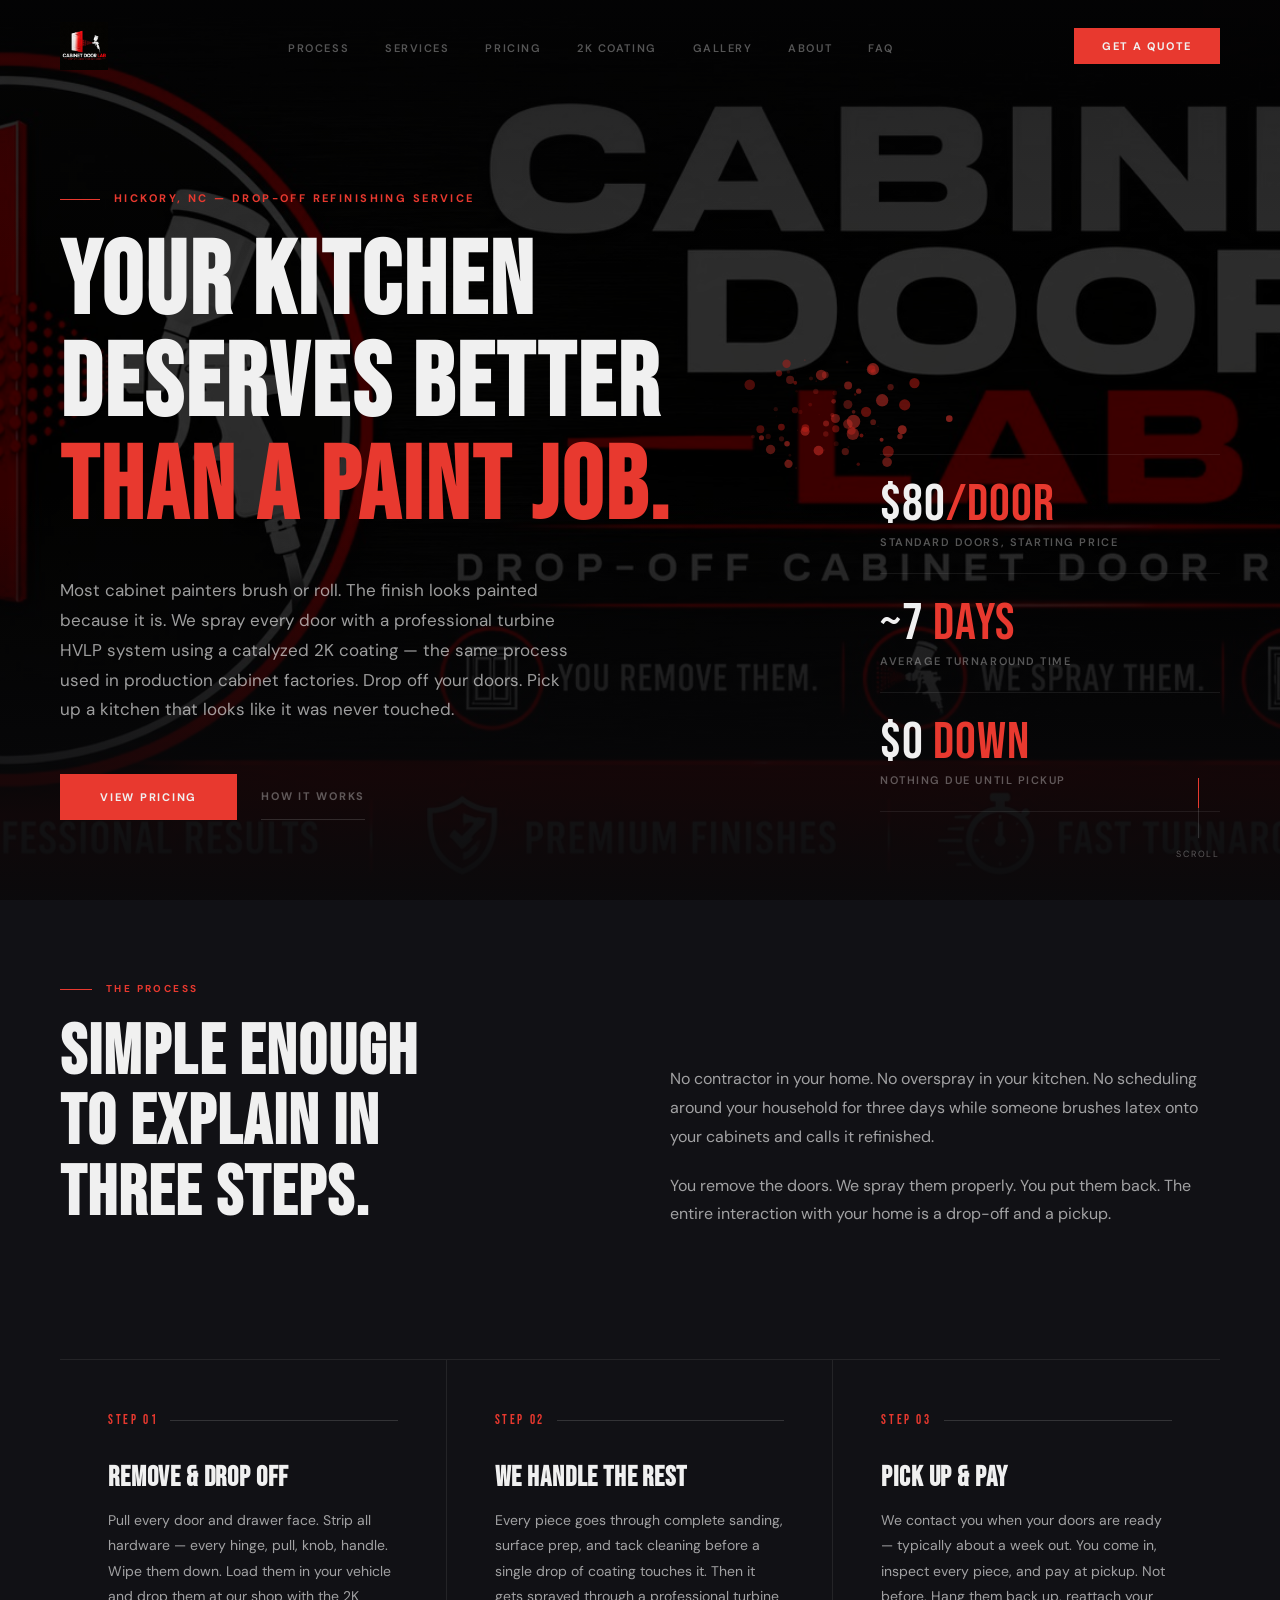
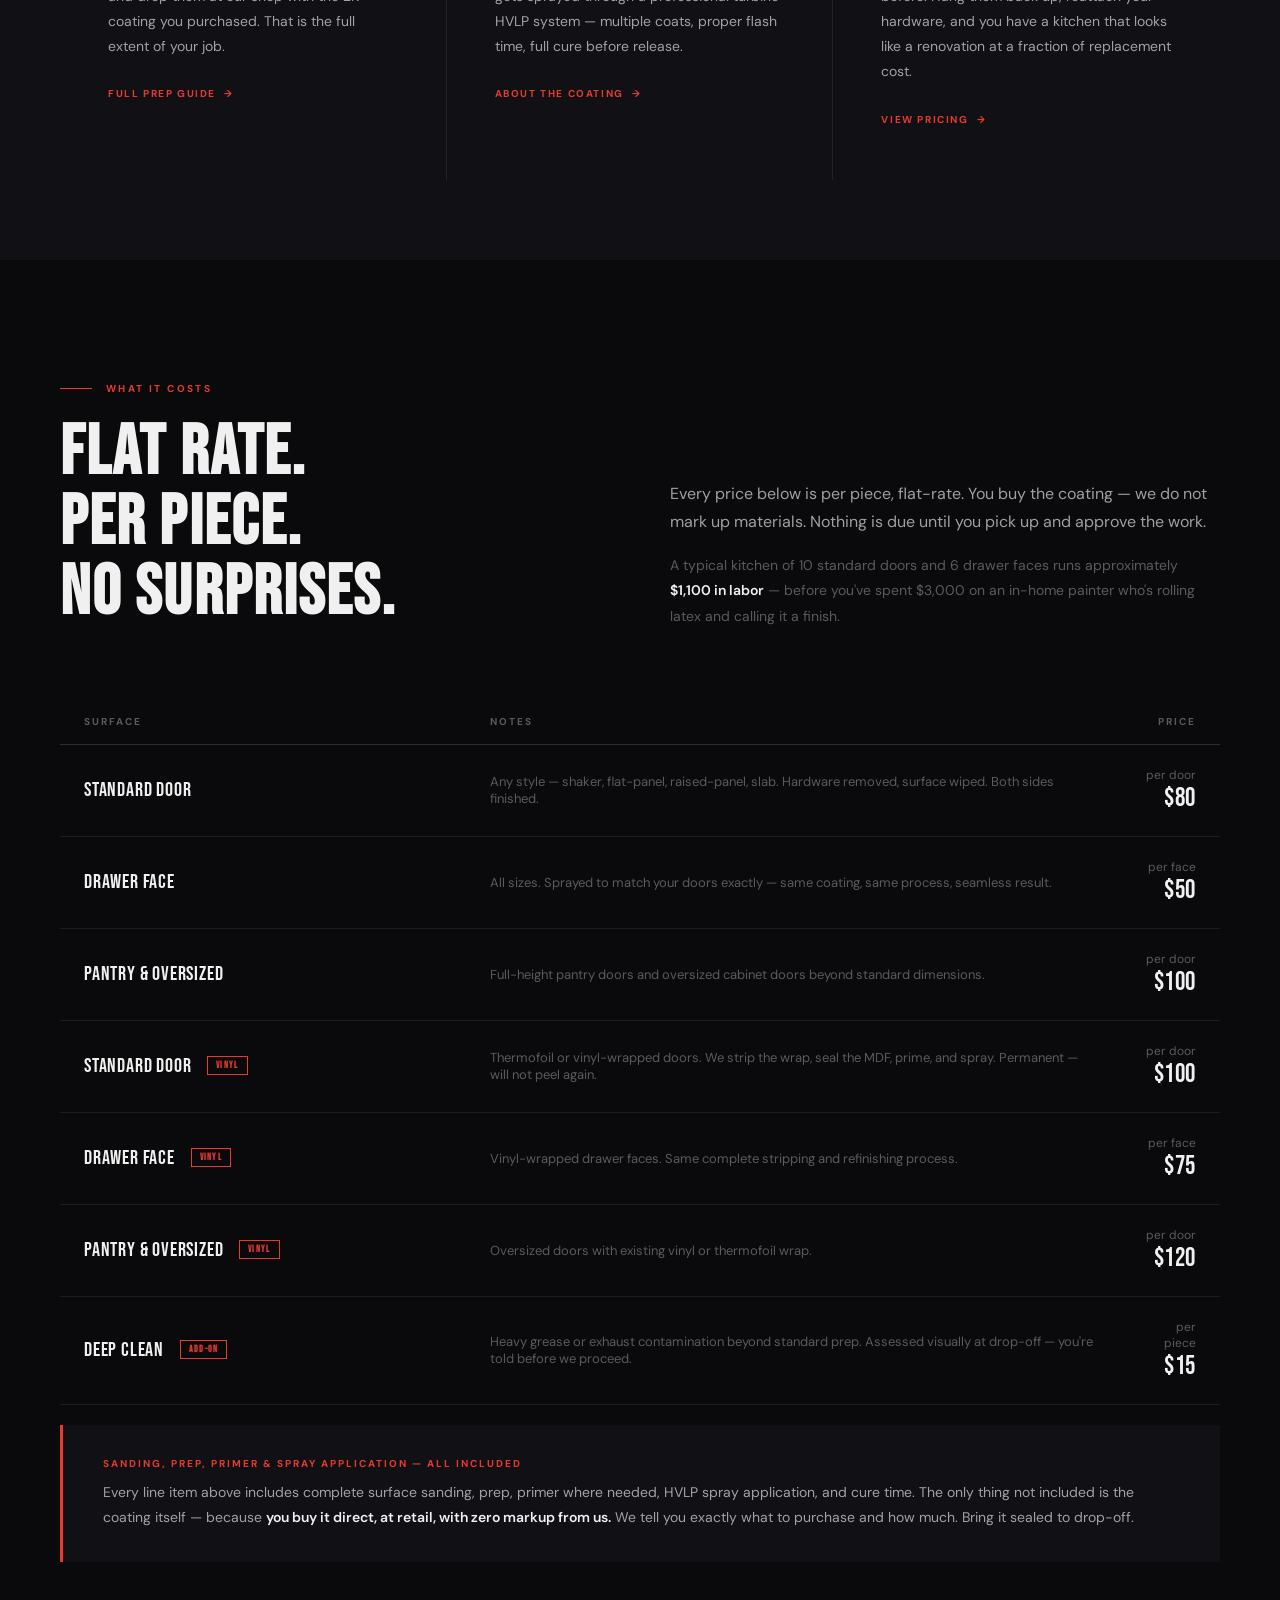
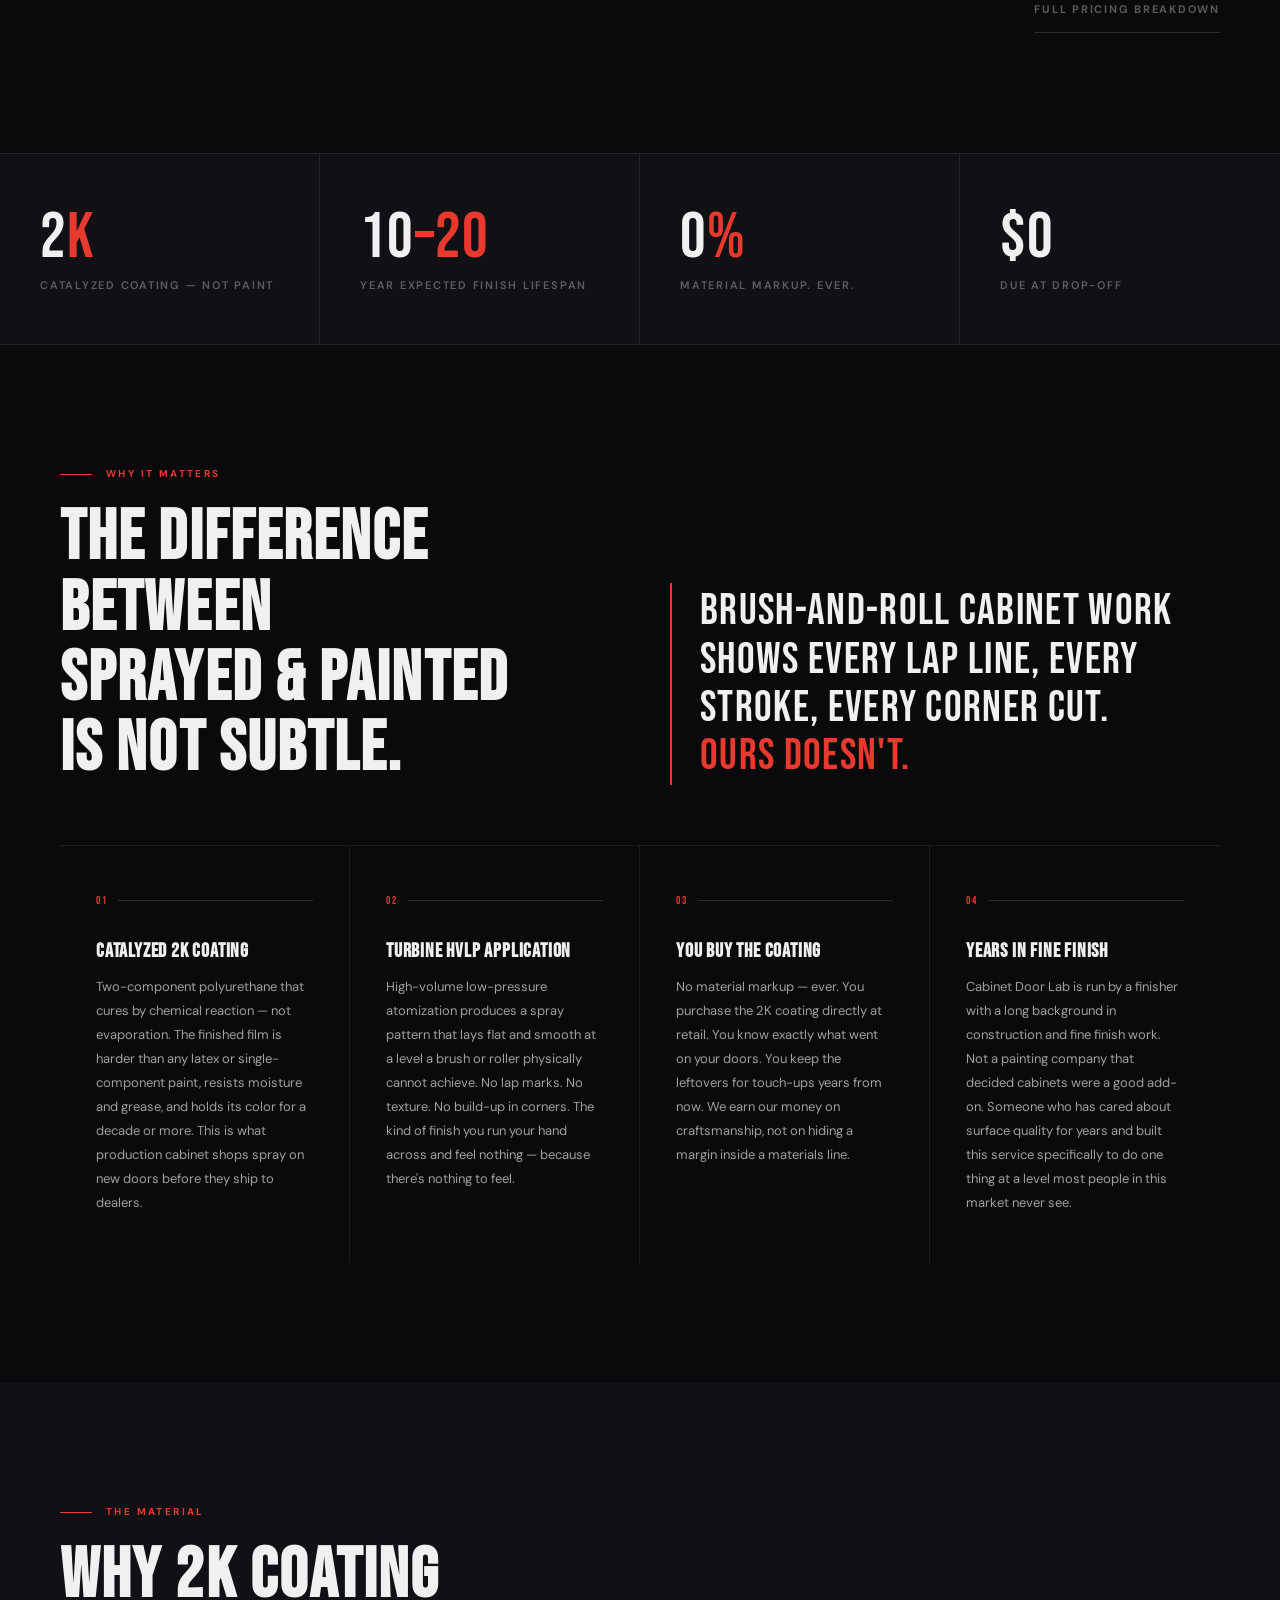
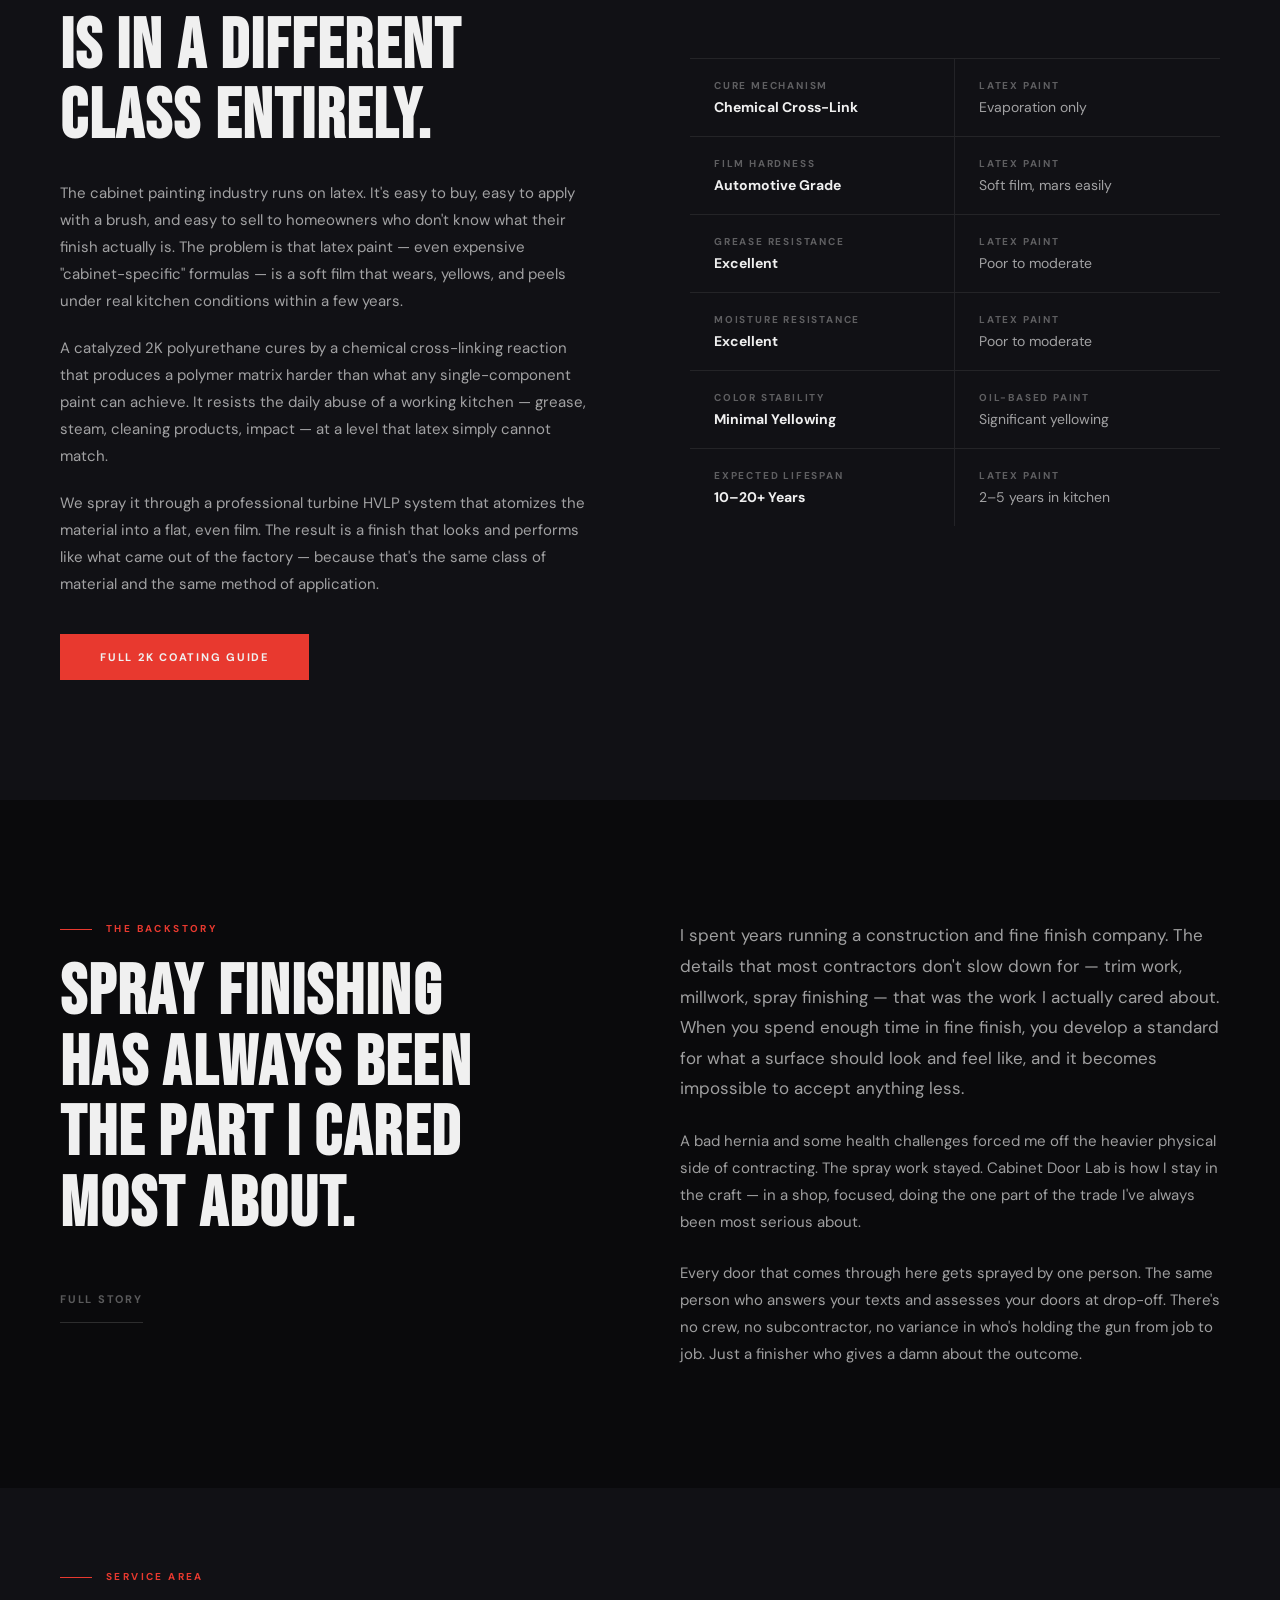
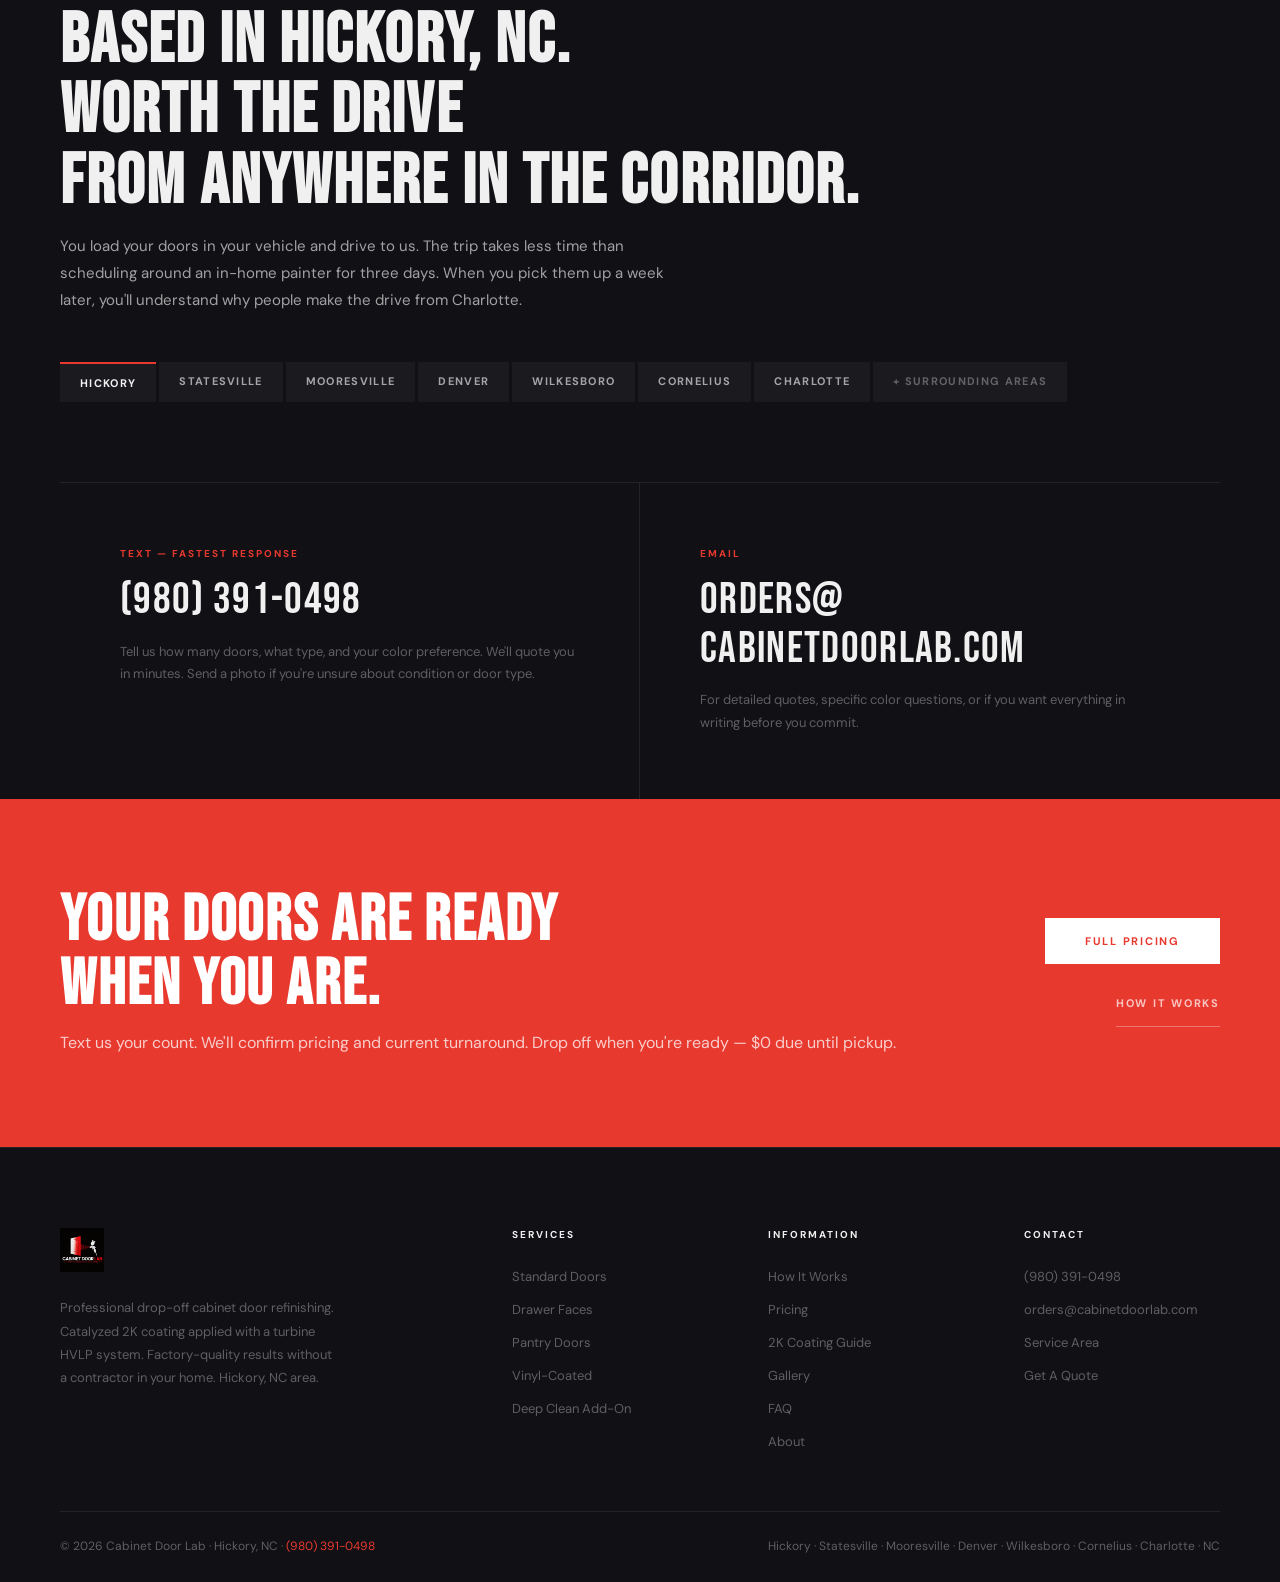
<file: index.html>
<!DOCTYPE html>
<html lang="en">
<head>
  <meta charset="UTF-8" />
  <meta name="viewport" content="width=device-width, initial-scale=1.0" />
  <title>Cabinet Door Lab | Professional Cabinet Door Refinishing | Hickory NC</title>
  <meta name="description" content="Cabinet Door Lab — drop-off cabinet door refinishing with catalyzed 2K coating and turbine HVLP. Starting at $80/door. Hickory, Statesville, Mooresville, Charlotte NC." />
  <link rel="canonical" href="https://cabinetdoorlab.com/" />
  <meta property="og:title" content="Cabinet Door Lab | Cabinet Door Refinishing NC" />
  <meta property="og:description" content="Your kitchen deserves better than a paint job. Drop-off cabinet door refinishing with a catalyzed 2K coating. Hickory, NC area." />
  <meta property="og:image" content="https://cabinetdoorlab.com/images/hero-banner.png" />
  <meta property="og:url" content="https://cabinetdoorlab.com/" />
  <meta property="og:type" content="website" />
  <script type="application/ld+json">{"@context":"https://schema.org","@type":"LocalBusiness","name":"Cabinet Door Lab","description":"Professional drop-off cabinet door refinishing using catalyzed 2K coatings. Serving Hickory, Statesville, Mooresville, Denver, Wilkesboro, Cornelius, and Charlotte NC.","url":"https://cabinetdoorlab.com","telephone":"+19803910498","email":"orders@cabinetdoorlab.com","address":{"@type":"PostalAddress","addressLocality":"Hickory","addressRegion":"NC","addressCountry":"US"},"areaServed":["Hickory NC","Statesville NC","Mooresville NC","Denver NC","Wilkesboro NC","Cornelius NC","Charlotte NC"],"priceRange":"$$"}</script>
  <link rel="preconnect" href="https://fonts.googleapis.com" />
  <link rel="preconnect" href="https://fonts.gstatic.com" crossorigin />
  <link href="https://fonts.googleapis.com/css2?family=Bebas+Neue&family=DM+Sans:wght@300;400;500;600;700&display=swap" rel="stylesheet" />
  <link rel="stylesheet" href="css/style.css" />
  <style>
    .why-grid { display:grid; grid-template-columns:repeat(4,1fr); border-top:1px solid var(--rule); }
    .why-cell { padding:48px 36px; border-right:1px solid var(--rule); transition:background 0.3s; }
    .why-cell:last-child { border-right:none; }
    .why-cell:hover { background:var(--surface); }
    .why-cell-num { font-family:'Bebas Neue',sans-serif; font-size:11px; letter-spacing:0.2em; color:var(--red); margin-bottom:32px; display:flex; align-items:center; gap:10px; }
    .why-cell-num::after { content:''; flex:1; height:1px; background:var(--rule2); }
    .why-cell h4 { font-family:'Bebas Neue',sans-serif; font-size:20px; letter-spacing:0.04em; margin-bottom:12px; }
    .why-cell p { font-size:13px; line-height:1.85; }
    .coating-intro { display:grid; grid-template-columns:1fr 1fr; gap:100px; align-items:center; }
    .coating-specs { border-top:1px solid var(--rule); }
    .coating-spec-row { display:grid; grid-template-columns:1fr 1fr; gap:0; border-bottom:1px solid var(--rule); }
    .coating-spec-cell { padding:20px 24px; }
    .coating-spec-cell:first-child { border-right:1px solid var(--rule); }
    .coating-spec-label { font-size:10px; font-weight:700; letter-spacing:0.18em; text-transform:uppercase; color:var(--white3); margin-bottom:6px; }
    .coating-spec-val { font-size:14px; color:var(--white2); }
    .coating-spec-val strong { color:var(--white); }
    .contact-split { display:grid; grid-template-columns:1fr 1fr; border-top:1px solid var(--rule); }
    .contact-half { padding:64px 60px; border-right:1px solid var(--rule); text-decoration:none; color:inherit; transition:background 0.3s; display:block; }
    .contact-half:last-child { border-right:none; }
    .contact-half:hover { background:var(--surface2); }
    .contact-half-label { font-size:10px; font-weight:700; letter-spacing:0.2em; text-transform:uppercase; color:var(--red); margin-bottom:16px; }
    .contact-half-value { font-family:'Bebas Neue',sans-serif; font-size:clamp(28px,3.5vw,44px); letter-spacing:0.03em; color:var(--white); margin-bottom:16px; line-height:1.1; }
    .contact-half-note { font-size:13px; color:var(--white3); line-height:1.75; }
    @media(max-width:1024px){ .why-grid { grid-template-columns:repeat(2,1fr); } .why-cell { border-bottom:1px solid var(--rule); } }
    @media(max-width:768px){ .why-grid { grid-template-columns:1fr; } .why-cell { border-right:none; } .coating-intro { grid-template-columns:1fr; gap:48px; } .contact-split { grid-template-columns:1fr; } .contact-half { border-right:none; border-bottom:1px solid var(--rule); padding:48px 24px; } }
  </style>
</head>
<body>

<nav id="nav">
  <div class="nav-inner">
    <a href="index.html" class="nav-logo"><img src="images/logo.png" alt="Cabinet Door Lab" /></a>
    <ul class="nav-links">
      <li><a href="pages/how-it-works.html">Process</a></li>
      <li><a href="pages/services.html">Services</a></li>
      <li><a href="pages/pricing.html">Pricing</a></li>
      <li><a href="pages/coating-guide.html">2K Coating</a></li>
      <li><a href="pages/gallery.html">Gallery</a></li>
      <li><a href="pages/about.html">About</a></li>
      <li><a href="pages/faq.html">FAQ</a></li>
    </ul>
    <a href="pages/contact.html" class="nav-cta-btn">Get A Quote</a>
    <div class="nav-hamburger" aria-label="Open menu"><span></span><span></span><span></span></div>
  </div>
</nav>

<!-- ═══ HERO ═══ -->
<section class="hero">
  <div class="hero-bg"></div>
  <div class="hero-vignette"></div>
  <canvas id="spray-canvas"></canvas>
  <div class="hero-scroll">
    <div class="scroll-track"></div>
    <span>Scroll</span>
  </div>
  <div class="wrap" style="width:100%;">
    <div class="hero-content">
      <div>
        <p class="hero-eyebrow animate-up">Hickory, NC &mdash; Drop-Off Refinishing Service</p>
        <h1 class="animate-up d2">Your Kitchen<br />Deserves Better<br /><em>Than A Paint Job.</em></h1>
        <p class="hero-sub animate-up d3">Most cabinet painters brush or roll. The finish looks painted because it is. We spray every door with a professional turbine HVLP system using a catalyzed 2K coating — the same process used in production cabinet factories. Drop off your doors. Pick up a kitchen that looks like it was never touched.</p>
        <div class="hero-actions animate-up d4">
          <a href="pages/pricing.html" class="btn-primary">View Pricing</a>
          <a href="pages/how-it-works.html" class="btn-ghost">How It Works</a>
        </div>
      </div>
      <div class="hero-sidebar animate-up d5">
        <div class="hero-stat-block">
          <div class="hero-stat-num">$80<span>/door</span></div>
          <div class="hero-stat-label">Standard doors, starting price</div>
        </div>
        <div class="hero-stat-block">
          <div class="hero-stat-num">~7<span> days</span></div>
          <div class="hero-stat-label">Average turnaround time</div>
        </div>
        <div class="hero-stat-block">
          <div class="hero-stat-num">$0<span> down</span></div>
          <div class="hero-stat-label">Nothing due until pickup</div>
        </div>
      </div>
    </div>
  </div>
</section>

<!-- ═══ PROCESS ═══ -->
<section style="background:var(--surface);">
  <div class="wrap">
    <div class="section-header" style="padding-top:80px;padding-bottom:60px;">
      <p class="section-label reveal">The Process</p>
      <div class="section-header-split" style="margin-bottom:0;">
        <h2 class="reveal rd1">Simple Enough<br />To Explain In<br />Three Steps.</h2>
        <div class="reveal rd2">
          <p style="font-size:16px;margin-bottom:20px;">No contractor in your home. No overspray in your kitchen. No scheduling around your household for three days while someone brushes latex onto your cabinets and calls it refinished.</p>
          <p style="font-size:16px;">You remove the doors. We spray them properly. You put them back. The entire interaction with your home is a drop-off and a pickup.</p>
        </div>
      </div>
    </div>
  </div>
  <div class="wrap" style="padding-top:0;padding-bottom:80px;">
    <div class="process-strip">
      <div class="process-step reveal rd1">
        <div class="process-step-num">Step 01</div>
        <h3>Remove &amp; Drop Off</h3>
        <p>Pull every door and drawer face. Strip all hardware — every hinge, pull, knob, handle. Wipe them down. Load them in your vehicle and drop them at our shop with the 2K coating you purchased. That is the full extent of your job.</p>
        <a href="pages/how-it-works.html" class="process-step-link">Full Prep Guide</a>
      </div>
      <div class="process-step reveal rd2">
        <div class="process-step-num">Step 02</div>
        <h3>We Handle The Rest</h3>
        <p>Every piece goes through complete sanding, surface prep, and tack cleaning before a single drop of coating touches it. Then it gets sprayed through a professional turbine HVLP system — multiple coats, proper flash time, full cure before release.</p>
        <a href="pages/coating-guide.html" class="process-step-link">About The Coating</a>
      </div>
      <div class="process-step reveal rd3">
        <div class="process-step-num">Step 03</div>
        <h3>Pick Up &amp; Pay</h3>
        <p>We contact you when your doors are ready — typically about a week out. You come in, inspect every piece, and pay at pickup. Not before. Hang them back up, reattach your hardware, and you have a kitchen that looks like a renovation at a fraction of replacement cost.</p>
        <a href="pages/pricing.html" class="process-step-link">View Pricing</a>
      </div>
    </div>
  </div>
</section>

<!-- ═══ PRICING TABLE ═══ -->
<section class="section" style="background:var(--black);">
  <div class="wrap">
    <div class="section-header-split">
      <div>
        <p class="section-label reveal">What It Costs</p>
        <h2 class="reveal rd1">Flat Rate.<br />Per Piece.<br />No Surprises.</h2>
      </div>
      <div class="reveal rd2">
        <p style="font-size:16px;margin-bottom:16px;">Every price below is per piece, flat-rate. You buy the coating — we do not mark up materials. Nothing is due until you pick up and approve the work.</p>
        <p style="font-size:14px;color:var(--white3);">A typical kitchen of 10 standard doors and 6 drawer faces runs approximately <strong style="color:var(--white);">$1,100 in labor</strong> — before you've spent $3,000 on an in-home painter who's rolling latex and calling it a finish.</p>
      </div>
    </div>
    <table class="services-table reveal">
      <thead>
        <tr>
          <th style="width:35%;">Surface</th>
          <th>Notes</th>
          <th>Price</th>
        </tr>
      </thead>
      <tbody>
        <tr>
          <td>Standard Door</td>
          <td class="desc">Any style — shaker, flat-panel, raised-panel, slab. Hardware removed, surface wiped. Both sides finished.</td>
          <td class="price"><span class="from">per door</span>$80</td>
        </tr>
        <tr>
          <td>Drawer Face</td>
          <td class="desc">All sizes. Sprayed to match your doors exactly — same coating, same process, seamless result.</td>
          <td class="price"><span class="from">per face</span>$50</td>
        </tr>
        <tr>
          <td>Pantry &amp; Oversized</td>
          <td class="desc">Full-height pantry doors and oversized cabinet doors beyond standard dimensions.</td>
          <td class="price"><span class="from">per door</span>$100</td>
        </tr>
        <tr>
          <td>Standard Door <span class="tier-tag">Vinyl</span></td>
          <td class="desc">Thermofoil or vinyl-wrapped doors. We strip the wrap, seal the MDF, prime, and spray. Permanent — will not peel again.</td>
          <td class="price"><span class="from">per door</span>$100</td>
        </tr>
        <tr>
          <td>Drawer Face <span class="tier-tag">Vinyl</span></td>
          <td class="desc">Vinyl-wrapped drawer faces. Same complete stripping and refinishing process.</td>
          <td class="price"><span class="from">per face</span>$75</td>
        </tr>
        <tr>
          <td>Pantry &amp; Oversized <span class="tier-tag">Vinyl</span></td>
          <td class="desc">Oversized doors with existing vinyl or thermofoil wrap.</td>
          <td class="price"><span class="from">per door</span>$120</td>
        </tr>
        <tr>
          <td>Deep Clean <span class="tier-tag">Add-On</span></td>
          <td class="desc">Heavy grease or exhaust contamination beyond standard prep. Assessed visually at drop-off — you're told before we proceed.</td>
          <td class="price"><span class="from">per piece</span>$15</td>
        </tr>
      </tbody>
    </table>
    <div style="margin-top:20px;" class="reveal">
      <div class="callout">
        <div class="callout-label">Sanding, Prep, Primer &amp; Spray Application — All Included</div>
        <p>Every line item above includes complete surface sanding, prep, primer where needed, HVLP spray application, and cure time. The only thing not included is the coating itself — because <strong>you buy it direct, at retail, with zero markup from us.</strong> We tell you exactly what to purchase and how much. Bring it sealed to drop-off.</p>
      </div>
    </div>
    <div style="margin-top:24px;text-align:right;" class="reveal">
      <a href="pages/pricing.html" class="btn-ghost" style="display:inline-block;">Full Pricing Breakdown</a>
    </div>
  </div>
</section>

<!-- ═══ STAT ROW ═══ -->
<section style="background:var(--surface);">
  <div class="wrap" style="padding:0;">
    <div class="stat-row">
      <div class="stat-cell reveal rd1">
        <div class="stat-number">2<span class="unit">K</span></div>
        <div class="stat-descriptor">Catalyzed Coating — Not Paint</div>
      </div>
      <div class="stat-cell reveal rd2">
        <div class="stat-number">10<span class="unit">–20</span></div>
        <div class="stat-descriptor">Year Expected Finish Lifespan</div>
      </div>
      <div class="stat-cell reveal rd3">
        <div class="stat-number">0<span class="unit">%</span></div>
        <div class="stat-descriptor">Material Markup. Ever.</div>
      </div>
      <div class="stat-cell reveal rd4">
        <div class="stat-number">$0</div>
        <div class="stat-descriptor">Due At Drop-Off</div>
      </div>
    </div>
  </div>
</section>

<!-- ═══ WHY CDL ═══ -->
<section class="section" style="background:var(--black);">
  <div class="wrap">
    <div class="section-header-split" style="margin-bottom:60px;">
      <div>
        <p class="section-label reveal">Why It Matters</p>
        <h2 class="reveal rd1">The Difference Between<br />Sprayed &amp; Painted<br />Is Not Subtle.</h2>
      </div>
      <div class="reveal rd2">
        <div class="pull-quote">
          Brush-and-roll cabinet work shows every lap line, every stroke, every corner cut.<br />
          <em>Ours doesn't.</em>
        </div>
      </div>
    </div>
    <div class="why-grid">
      <div class="why-cell reveal rd1">
        <div class="why-cell-num">01</div>
        <h4>Catalyzed 2K Coating</h4>
        <p>Two-component polyurethane that cures by chemical reaction — not evaporation. The finished film is harder than any latex or single-component paint, resists moisture and grease, and holds its color for a decade or more. This is what production cabinet shops spray on new doors before they ship to dealers.</p>
      </div>
      <div class="why-cell reveal rd2">
        <div class="why-cell-num">02</div>
        <h4>Turbine HVLP Application</h4>
        <p>High-volume low-pressure atomization produces a spray pattern that lays flat and smooth at a level a brush or roller physically cannot achieve. No lap marks. No texture. No build-up in corners. The kind of finish you run your hand across and feel nothing — because there's nothing to feel.</p>
      </div>
      <div class="why-cell reveal rd3">
        <div class="why-cell-num">03</div>
        <h4>You Buy The Coating</h4>
        <p>No material markup — ever. You purchase the 2K coating directly at retail. You know exactly what went on your doors. You keep the leftovers for touch-ups years from now. We earn our money on craftsmanship, not on hiding a margin inside a materials line.</p>
      </div>
      <div class="why-cell reveal rd4">
        <div class="why-cell-num">04</div>
        <h4>Years In Fine Finish</h4>
        <p>Cabinet Door Lab is run by a finisher with a long background in construction and fine finish work. Not a painting company that decided cabinets were a good add-on. Someone who has cared about surface quality for years and built this service specifically to do one thing at a level most people in this market never see.</p>
      </div>
    </div>
  </div>
</section>

<!-- ═══ COATING SPEC ═══ -->
<section class="section" style="background:var(--surface);">
  <div class="wrap">
    <div class="coating-intro">
      <div class="reveal">
        <p class="section-label">The Material</p>
        <h2 style="margin-bottom:28px;">Why 2K Coating<br />Is In A Different<br />Class Entirely.</h2>
        <p style="margin-bottom:20px;">The cabinet painting industry runs on latex. It's easy to buy, easy to apply with a brush, and easy to sell to homeowners who don't know what their finish actually is. The problem is that latex paint — even expensive "cabinet-specific" formulas — is a soft film that wears, yellows, and peels under real kitchen conditions within a few years.</p>
        <p style="margin-bottom:20px;">A catalyzed 2K polyurethane cures by a chemical cross-linking reaction that produces a polymer matrix harder than what any single-component paint can achieve. It resists the daily abuse of a working kitchen — grease, steam, cleaning products, impact — at a level that latex simply cannot match.</p>
        <p style="margin-bottom:36px;">We spray it through a professional turbine HVLP system that atomizes the material into a flat, even film. The result is a finish that looks and performs like what came out of the factory — because that's the same class of material and the same method of application.</p>
        <a href="pages/coating-guide.html" class="btn-primary">Full 2K Coating Guide</a>
      </div>
      <div class="reveal rd2">
        <div class="coating-specs">
          <div class="coating-spec-row">
            <div class="coating-spec-cell"><div class="coating-spec-label">Cure Mechanism</div><div class="coating-spec-val"><strong>Chemical Cross-Link</strong></div></div>
            <div class="coating-spec-cell"><div class="coating-spec-label">Latex Paint</div><div class="coating-spec-val">Evaporation only</div></div>
          </div>
          <div class="coating-spec-row">
            <div class="coating-spec-cell"><div class="coating-spec-label">Film Hardness</div><div class="coating-spec-val"><strong>Automotive Grade</strong></div></div>
            <div class="coating-spec-cell"><div class="coating-spec-label">Latex Paint</div><div class="coating-spec-val">Soft film, mars easily</div></div>
          </div>
          <div class="coating-spec-row">
            <div class="coating-spec-cell"><div class="coating-spec-label">Grease Resistance</div><div class="coating-spec-val"><strong>Excellent</strong></div></div>
            <div class="coating-spec-cell"><div class="coating-spec-label">Latex Paint</div><div class="coating-spec-val">Poor to moderate</div></div>
          </div>
          <div class="coating-spec-row">
            <div class="coating-spec-cell"><div class="coating-spec-label">Moisture Resistance</div><div class="coating-spec-val"><strong>Excellent</strong></div></div>
            <div class="coating-spec-cell"><div class="coating-spec-label">Latex Paint</div><div class="coating-spec-val">Poor to moderate</div></div>
          </div>
          <div class="coating-spec-row">
            <div class="coating-spec-cell"><div class="coating-spec-label">Color Stability</div><div class="coating-spec-val"><strong>Minimal Yellowing</strong></div></div>
            <div class="coating-spec-cell"><div class="coating-spec-label">Oil-Based Paint</div><div class="coating-spec-val">Significant yellowing</div></div>
          </div>
          <div class="coating-spec-row" style="border-bottom:none;">
            <div class="coating-spec-cell"><div class="coating-spec-label">Expected Lifespan</div><div class="coating-spec-val"><strong>10–20+ Years</strong></div></div>
            <div class="coating-spec-cell"><div class="coating-spec-label">Latex Paint</div><div class="coating-spec-val">2–5 years in kitchen</div></div>
          </div>
        </div>
      </div>
    </div>
  </div>
</section>

<!-- ═══ ABOUT ═══ -->
<section class="section" style="background:var(--black);">
  <div class="wrap">
    <div class="copy-split">
      <div class="reveal">
        <p class="section-label">The Backstory</p>
        <h2 style="margin-bottom:36px;">Spray Finishing<br />Has Always Been<br />The Part I Cared<br />Most About.</h2>
        <a href="pages/about.html" class="btn-ghost" style="display:inline-block;">Full Story</a>
      </div>
      <div class="reveal rd2">
        <p style="font-size:17px;line-height:1.8;margin-bottom:24px;color:var(--white2);">I spent years running a construction and fine finish company. The details that most contractors don't slow down for — trim work, millwork, spray finishing — that was the work I actually cared about. When you spend enough time in fine finish, you develop a standard for what a surface should look and feel like, and it becomes impossible to accept anything less.</p>
        <p style="margin-bottom:24px;">A bad hernia and some health challenges forced me off the heavier physical side of contracting. The spray work stayed. Cabinet Door Lab is how I stay in the craft — in a shop, focused, doing the one part of the trade I've always been most serious about.</p>
        <p style="margin-bottom:0;">Every door that comes through here gets sprayed by one person. The same person who answers your texts and assesses your doors at drop-off. There's no crew, no subcontractor, no variance in who's holding the gun from job to job. Just a finisher who gives a damn about the outcome.</p>
      </div>
    </div>
  </div>
</section>

<!-- ═══ SERVICE AREA + CONTACT ═══ -->
<section style="background:var(--surface);padding:80px 0 0;">
  <div class="wrap">
    <p class="section-label reveal">Service Area</p>
    <h2 class="reveal rd1" style="margin-bottom:16px;">Based In Hickory, NC.<br />Worth The Drive<br />From Anywhere In The Corridor.</h2>
    <p class="reveal rd2" style="max-width:640px;margin-bottom:48px;font-size:15px;">You load your doors in your vehicle and drive to us. The trip takes less time than scheduling around an in-home painter for three days. When you pick them up a week later, you'll understand why people make the drive from Charlotte.</p>
    <div style="display:flex;flex-wrap:wrap;gap:3px;margin-bottom:80px;" class="reveal rd3">
      <span style="background:var(--surface2);padding:12px 20px;font-size:11px;font-weight:700;letter-spacing:0.12em;text-transform:uppercase;color:var(--white);border-top:2px solid var(--red);">Hickory</span>
      <span style="background:var(--surface2);padding:12px 20px;font-size:11px;font-weight:700;letter-spacing:0.12em;text-transform:uppercase;color:var(--white2);">Statesville</span>
      <span style="background:var(--surface2);padding:12px 20px;font-size:11px;font-weight:700;letter-spacing:0.12em;text-transform:uppercase;color:var(--white2);">Mooresville</span>
      <span style="background:var(--surface2);padding:12px 20px;font-size:11px;font-weight:700;letter-spacing:0.12em;text-transform:uppercase;color:var(--white2);">Denver</span>
      <span style="background:var(--surface2);padding:12px 20px;font-size:11px;font-weight:700;letter-spacing:0.12em;text-transform:uppercase;color:var(--white2);">Wilkesboro</span>
      <span style="background:var(--surface2);padding:12px 20px;font-size:11px;font-weight:700;letter-spacing:0.12em;text-transform:uppercase;color:var(--white2);">Cornelius</span>
      <span style="background:var(--surface2);padding:12px 20px;font-size:11px;font-weight:700;letter-spacing:0.12em;text-transform:uppercase;color:var(--white2);">Charlotte</span>
      <span style="background:var(--surface2);padding:12px 20px;font-size:11px;font-weight:700;letter-spacing:0.12em;text-transform:uppercase;color:var(--white3);">+ Surrounding Areas</span>
    </div>
  </div>
  <div class="wrap" style="padding-top:0;padding-bottom:0;">
    <div class="contact-split">
      <a href="sms:+19803910498" class="contact-half reveal rd1">
        <div class="contact-half-label">Text — Fastest Response</div>
        <div class="contact-half-value">(980) 391-0498</div>
        <p class="contact-half-note">Tell us how many doors, what type, and your color preference. We'll quote you in minutes. Send a photo if you're unsure about condition or door type.</p>
      </a>
      <a href="mailto:orders@cabinetdoorlab.com" class="contact-half reveal rd2">
        <div class="contact-half-label">Email</div>
        <div class="contact-half-value">orders@<br />cabinetdoorlab.com</div>
        <p class="contact-half-note">For detailed quotes, specific color questions, or if you want everything in writing before you commit.</p>
      </a>
    </div>
  </div>
</section>

<!-- ═══ CTA BAND ═══ -->
<div class="cta-band">
  <div class="wrap">
    <div class="cta-band-inner">
      <div>
        <h2>Your Doors Are Ready<br />When You Are.</h2>
        <p>Text us your count. We'll confirm pricing and current turnaround. Drop off when you're ready — $0 due until pickup.</p>
      </div>
      <div class="cta-band-actions">
        <a href="pages/pricing.html" class="btn-white">Full Pricing</a>
        <a href="pages/how-it-works.html" class="btn-ghost-white">How It Works</a>
      </div>
    </div>
  </div>
</div>

<!-- ═══ FOOTER ═══ -->
<footer>
  <div class="wrap">
    <div class="footer-grid">
      <div>
        <img src="images/logo.png" alt="Cabinet Door Lab" class="footer-logo-img" />
        <p class="footer-desc">Professional drop-off cabinet door refinishing. Catalyzed 2K coating applied with a turbine HVLP system. Factory-quality results without a contractor in your home. Hickory, NC area.</p>
      </div>
      <div class="footer-col">
        <h5>Services</h5>
        <ul class="footer-links">
          <li><a href="pages/services.html#standard">Standard Doors</a></li>
          <li><a href="pages/services.html#drawers">Drawer Faces</a></li>
          <li><a href="pages/services.html#oversized">Pantry Doors</a></li>
          <li><a href="pages/services.html#vinyl">Vinyl-Coated</a></li>
          <li><a href="pages/services.html#deepclean">Deep Clean Add-On</a></li>
        </ul>
      </div>
      <div class="footer-col">
        <h5>Information</h5>
        <ul class="footer-links">
          <li><a href="pages/how-it-works.html">How It Works</a></li>
          <li><a href="pages/pricing.html">Pricing</a></li>
          <li><a href="pages/coating-guide.html">2K Coating Guide</a></li>
          <li><a href="pages/gallery.html">Gallery</a></li>
          <li><a href="pages/faq.html">FAQ</a></li>
          <li><a href="pages/about.html">About</a></li>
        </ul>
      </div>
      <div class="footer-col">
        <h5>Contact</h5>
        <ul class="footer-links">
          <li><a href="sms:+19803910498">(980) 391-0498</a></li>
          <li><a href="mailto:orders@cabinetdoorlab.com">orders@cabinetdoorlab.com</a></li>
          <li><a href="pages/service-area.html">Service Area</a></li>
          <li><a href="pages/contact.html">Get A Quote</a></li>
        </ul>
      </div>
    </div>
    <div class="footer-bottom">
      <p>&copy; 2026 Cabinet Door Lab &middot; Hickory, NC &middot; <a href="sms:+19803910498" style="color:var(--red);">(980) 391-0498</a></p>
      <p class="footer-cities">Hickory &middot; Statesville &middot; Mooresville &middot; Denver &middot; Wilkesboro &middot; Cornelius &middot; Charlotte &middot; NC</p>
    </div>
  </div>
</footer>

<script src="js/main.js"></script>
</body>
</html>
</file>
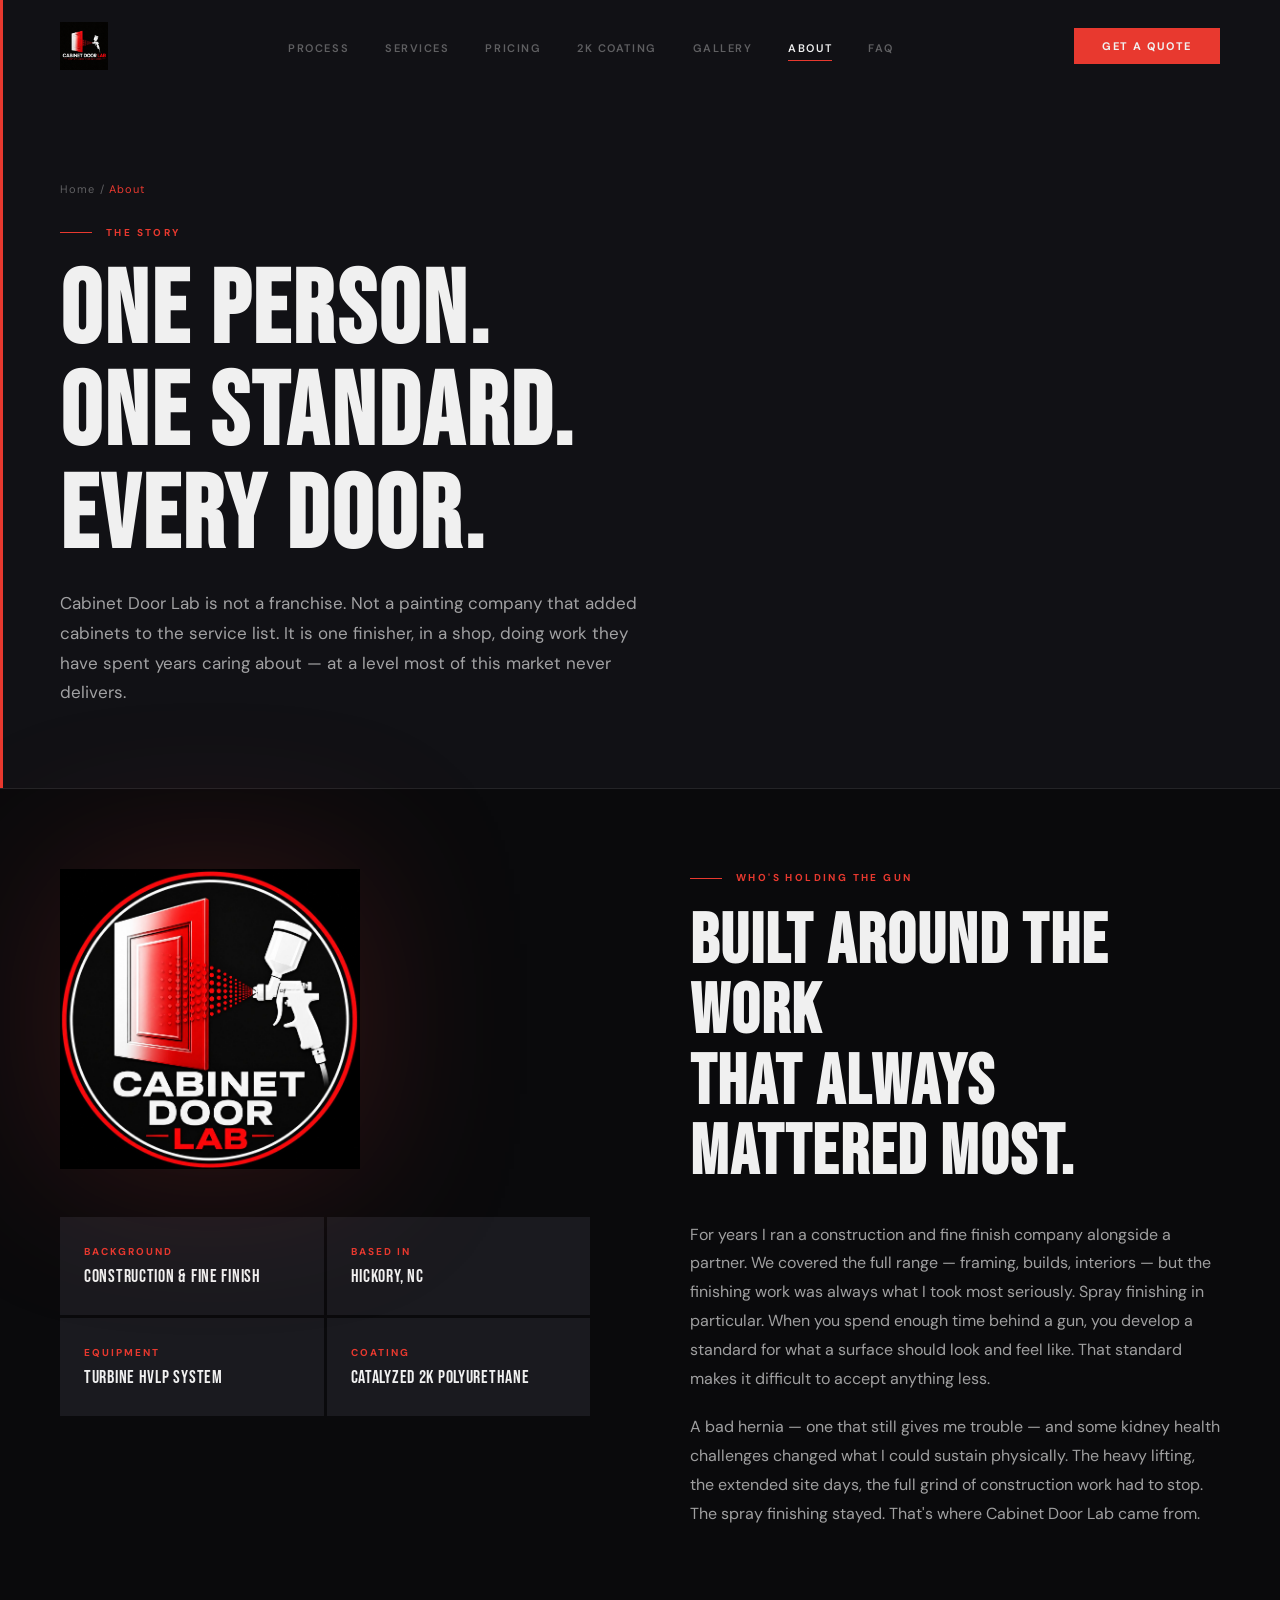
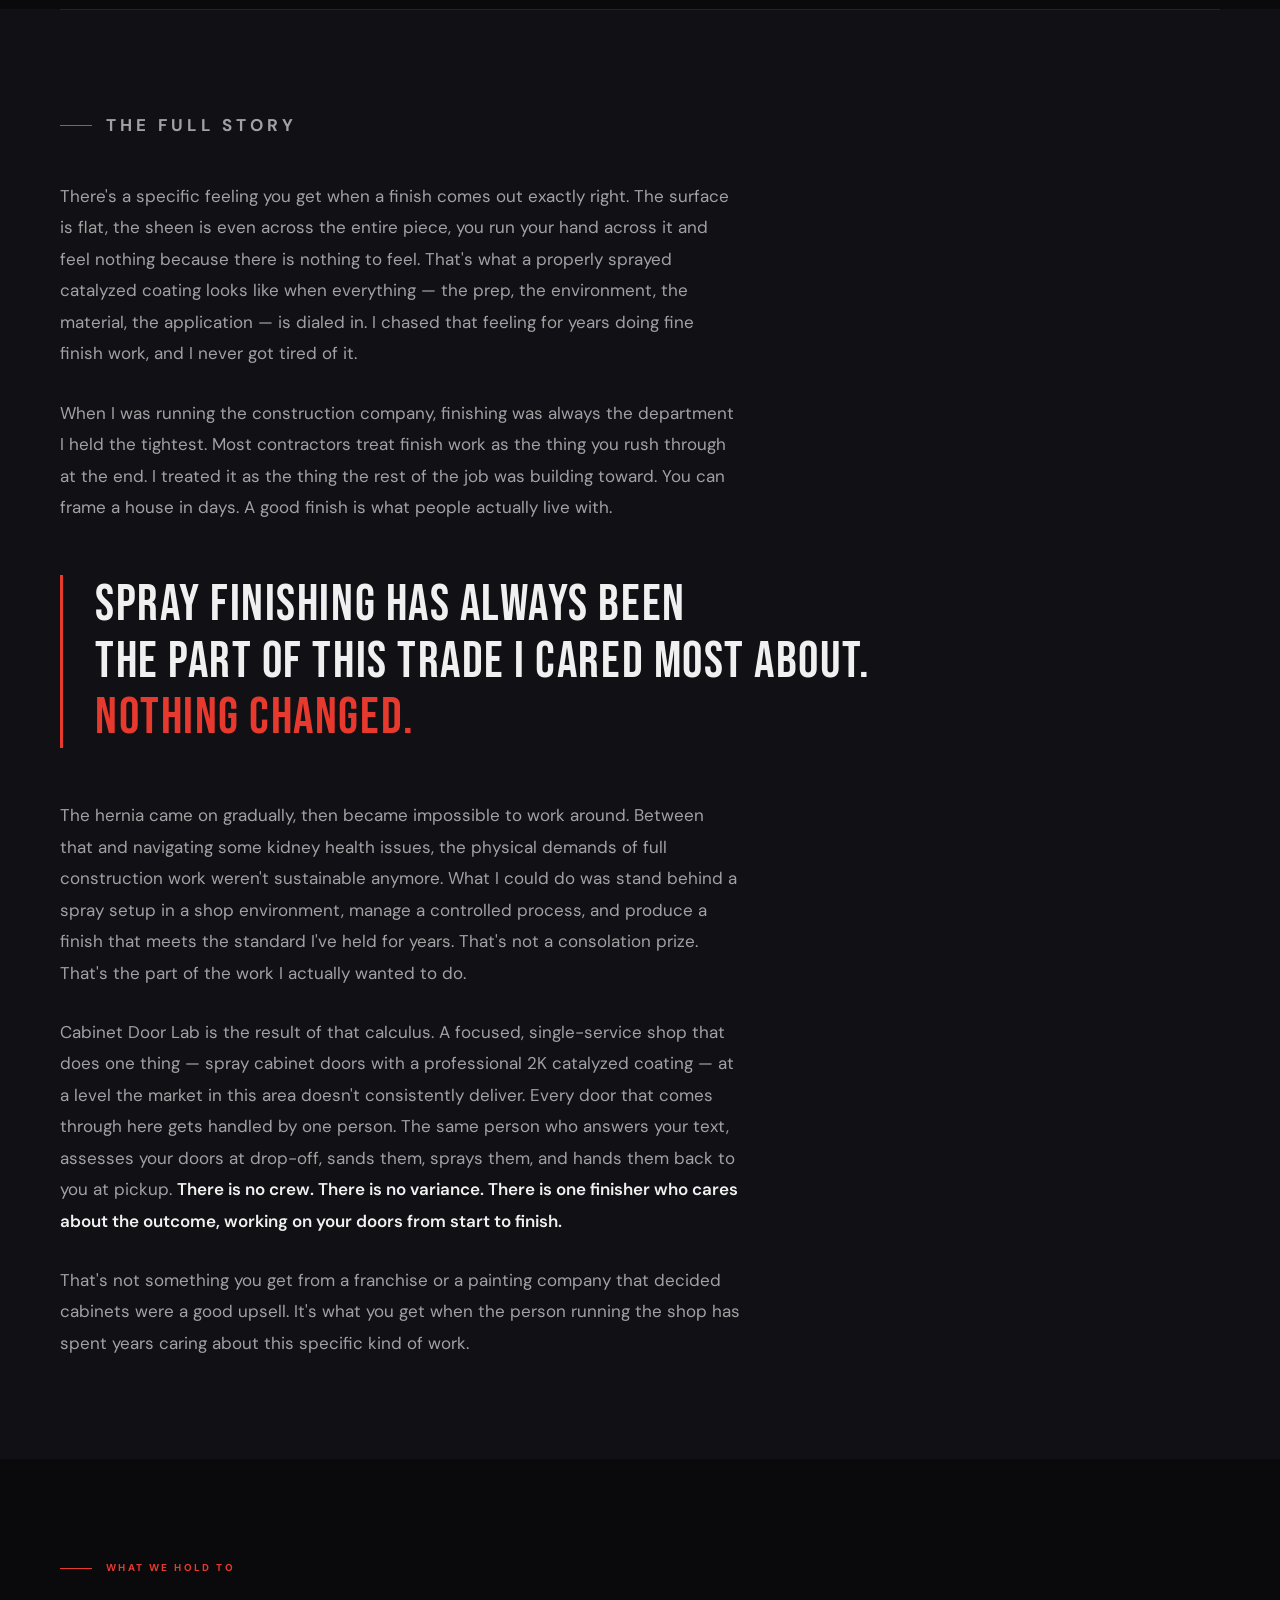
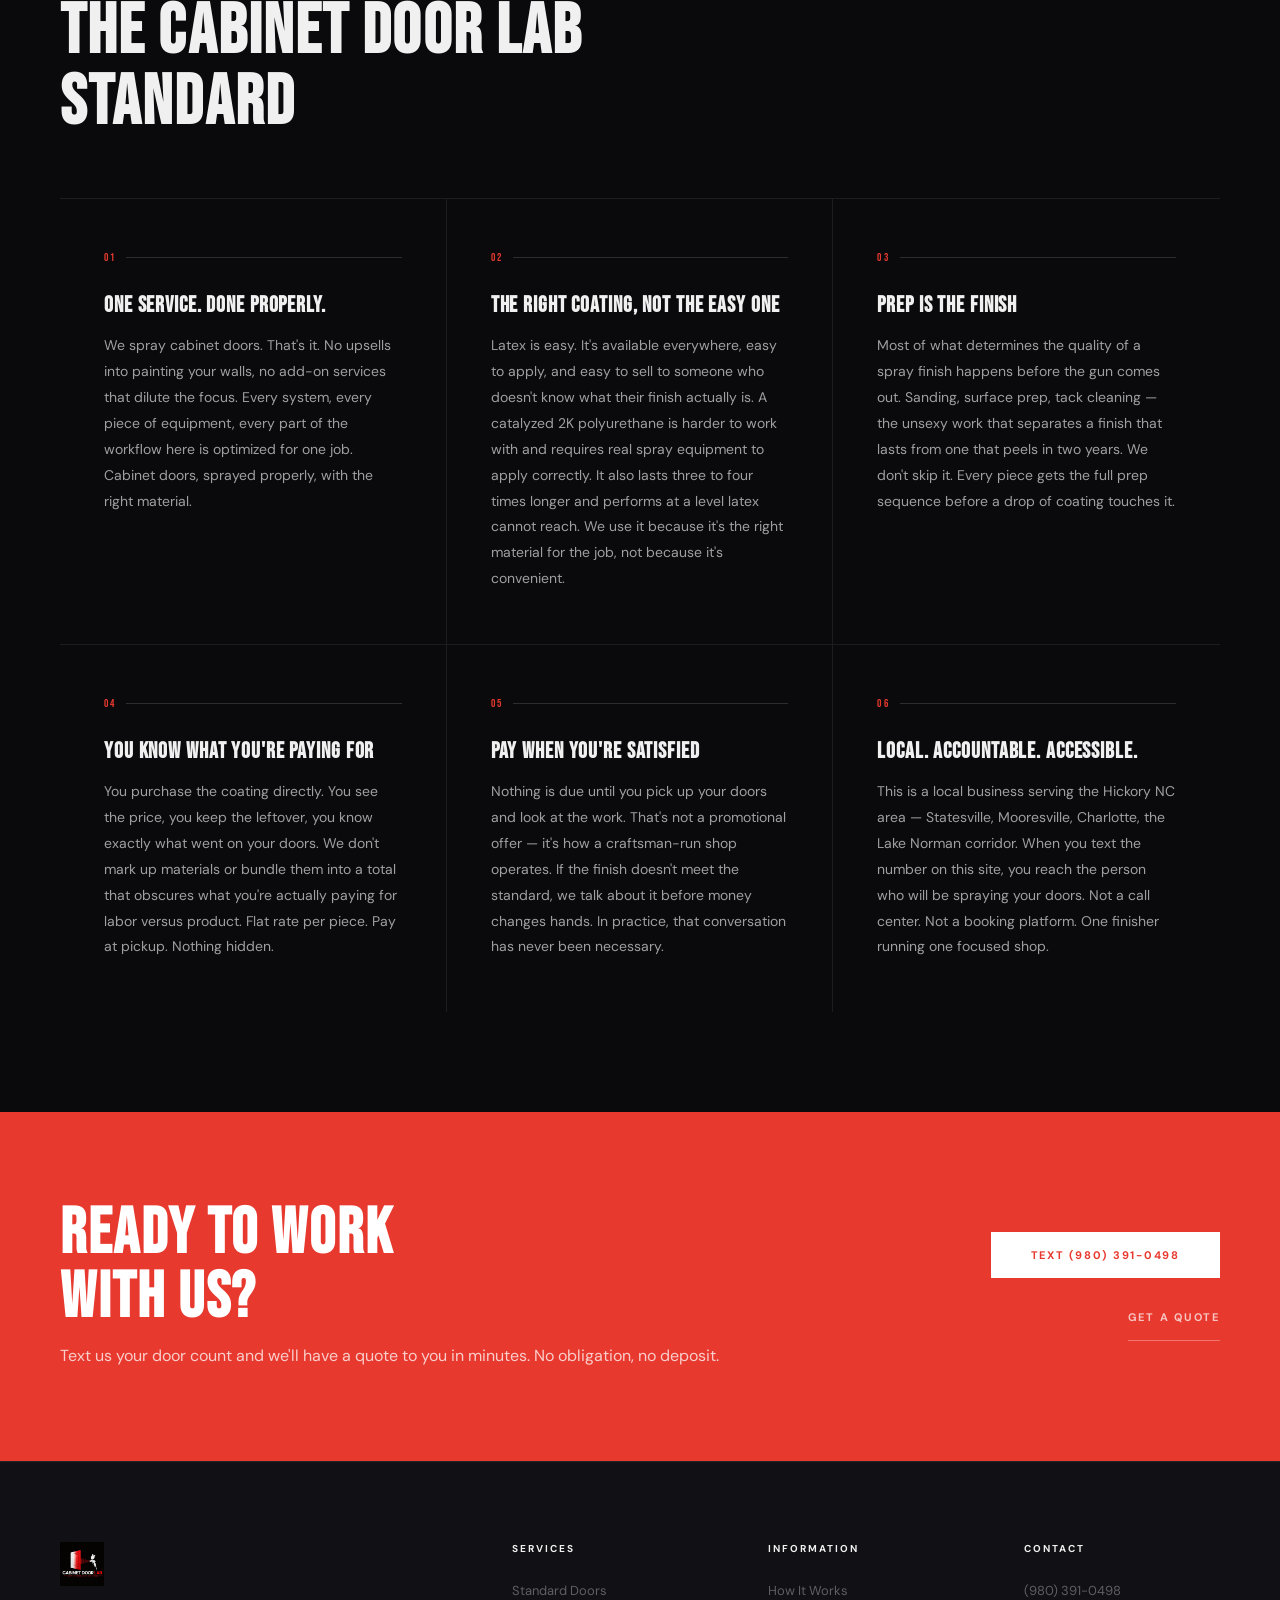
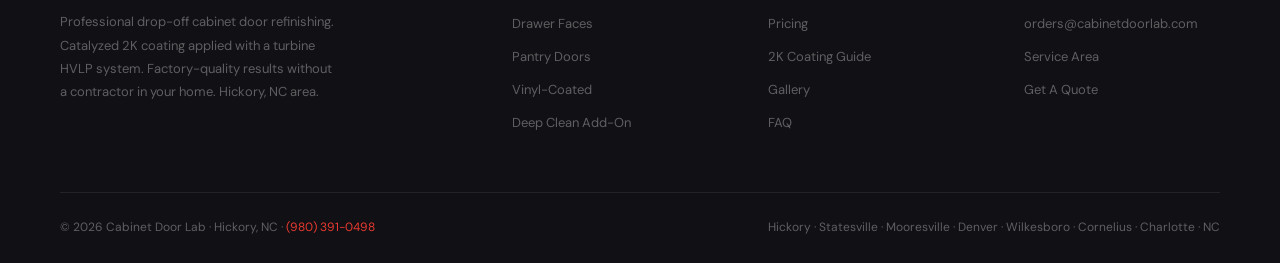
<file: pages/about.html>
<!DOCTYPE html>
<html lang="en">
<head>
  <meta charset="UTF-8" /><meta name="viewport" content="width=device-width, initial-scale=1.0" />
  <title>About | Cabinet Door Lab | Fine Finish Professional, Hickory NC</title>
  <meta name="description" content="Cabinet Door Lab is run by a fine finish professional with years of construction and spray finishing experience. One person. One standard. Hickory, NC." />
  <link rel="canonical" href="https://cabinetdoorlab.com/pages/about.html" />
  <link rel="preconnect" href="https://fonts.googleapis.com" />
  <link rel="preconnect" href="https://fonts.gstatic.com" crossorigin />
  <link href="https://fonts.googleapis.com/css2?family=Bebas+Neue&family=DM+Sans:wght@300;400;500;600;700&display=swap" rel="stylesheet" />
  <link rel="stylesheet" href="../css/style.css" />
  <style>
    .about-hero-grid {
      display: grid; grid-template-columns: 1fr 1fr;
      gap: 100px; align-items: start;
      padding: 80px 0;
    }
    .about-identity {
      display: grid; grid-template-columns: 1fr 1fr;
      gap: 3px; margin-top: 48px;
    }
    .identity-cell {
      background: var(--surface2); padding: 28px 24px;
    }
    .identity-cell-label {
      font-size: 10px; font-weight: 700; letter-spacing: 0.2em;
      text-transform: uppercase; color: var(--red); margin-bottom: 8px;
    }
    .identity-cell-val {
      font-family: 'Bebas Neue', sans-serif;
      font-size: 18px; letter-spacing: 0.04em; color: var(--white);
    }
    .story-body { padding: 100px 0; border-top: 1px solid var(--rule); }
    .story-body p {
      font-size: 17px; line-height: 1.85; color: var(--white2);
      margin-bottom: 28px; max-width: 680px;
    }
    .story-body p:last-child { margin-bottom: 0; }
    .story-body p strong { color: var(--white); }
    .story-pull {
      border-left: 3px solid var(--red);
      padding: 2px 0 2px 32px;
      font-family: 'Bebas Neue', sans-serif;
      font-size: clamp(32px, 4vw, 52px);
      letter-spacing: 0.03em; line-height: 1.1;
      color: var(--white); margin: 52px 0;
    }
    .story-pull em { color: var(--red); font-style: normal; display: block; }
    .standards-grid {
      display: grid; grid-template-columns: repeat(3, 1fr);
      border-top: 1px solid var(--rule);
    }
    .standard-cell {
      padding: 52px 44px;
      border-right: 1px solid var(--rule);
      border-bottom: 1px solid var(--rule);
      transition: background 0.3s;
    }
    .standard-cell:hover { background: var(--surface2); }
    .standard-cell:nth-child(3n) { border-right: none; }
    .standard-cell:nth-last-child(-n+3) { border-bottom: none; }
    .standard-num {
      font-family: 'Bebas Neue', sans-serif;
      font-size: 11px; letter-spacing: 0.2em; color: var(--red);
      margin-bottom: 28px; display: flex; align-items: center; gap: 10px;
    }
    .standard-num::after { content: ''; flex: 1; height: 1px; background: var(--rule2); }
    .standard-cell h4 {
      font-family: 'Bebas Neue', sans-serif;
      font-size: 22px; letter-spacing: 0.04em; margin-bottom: 14px;
    }
    .standard-cell p { font-size: 14px; line-height: 1.85; }
    @media(max-width:768px){
      .about-hero-grid { grid-template-columns:1fr; gap:48px; padding:60px 0; }
      .standards-grid { grid-template-columns:1fr; }
      .standard-cell { border-right:none; }
      .standard-cell:nth-last-child(-n+3) { border-bottom:1px solid var(--rule); }
      .standard-cell:last-child { border-bottom:none; }
    }
  </style>
</head>
<body>

<nav id="nav">
  <div class="nav-inner">
    <a href="../index.html" class="nav-logo"><img src="../images/logo.png" alt="Cabinet Door Lab" /></a>
    <ul class="nav-links">
      <li><a href="how-it-works.html">Process</a></li>
      <li><a href="services.html">Services</a></li>
      <li><a href="pricing.html">Pricing</a></li>
      <li><a href="coating-guide.html">2K Coating</a></li>
      <li><a href="gallery.html">Gallery</a></li>
      <li><a href="about.html" class="active">About</a></li>
      <li><a href="faq.html">FAQ</a></li>
    </ul>
    <a href="contact.html" class="nav-cta-btn">Get A Quote</a>
    <div class="nav-hamburger"><span></span><span></span><span></span></div>
  </div>
</nav>

<!-- PAGE HERO -->
<div class="page-hero">
  <div class="wrap">
    <p class="breadcrumb"><a href="../index.html">Home</a> / <span>About</span></p>
    <p class="section-label">The Story</p>
    <h1>One Person.<br />One Standard.<br />Every Door.</h1>
    <p class="lead">Cabinet Door Lab is not a franchise. Not a painting company that added cabinets to the service list. It is one finisher, in a shop, doing work they have spent years caring about — at a level most of this market never delivers.</p>
  </div>
</div>

<!-- ABOUT HERO SPLIT -->
<section style="background:var(--black);">
  <div class="wrap">
    <div class="about-hero-grid">
      <div class="reveal">
        <img src="../images/logo-badge.png" alt="Cabinet Door Lab"
          style="width:min(300px,100%);filter:drop-shadow(0 0 80px rgba(232,57,47,0.18));display:block;margin-bottom:0;" />
        <div class="about-identity">
          <div class="identity-cell">
            <div class="identity-cell-label">Background</div>
            <div class="identity-cell-val">Construction &amp; Fine Finish</div>
          </div>
          <div class="identity-cell">
            <div class="identity-cell-label">Based In</div>
            <div class="identity-cell-val">Hickory, NC</div>
          </div>
          <div class="identity-cell">
            <div class="identity-cell-label">Equipment</div>
            <div class="identity-cell-val">Turbine HVLP System</div>
          </div>
          <div class="identity-cell">
            <div class="identity-cell-label">Coating</div>
            <div class="identity-cell-val">Catalyzed 2K Polyurethane</div>
          </div>
        </div>
      </div>
      <div class="reveal rd2">
        <p class="section-label">Who's Holding The Gun</p>
        <h2 style="margin-bottom:32px;">Built Around The Work<br />That Always Mattered Most.</h2>
        <p style="font-size:16px;margin-bottom:20px;color:var(--white2);line-height:1.8;">For years I ran a construction and fine finish company alongside a partner. We covered the full range — framing, builds, interiors — but the finishing work was always what I took most seriously. Spray finishing in particular. When you spend enough time behind a gun, you develop a standard for what a surface should look and feel like. That standard makes it difficult to accept anything less.</p>
        <p style="font-size:16px;color:var(--white2);line-height:1.8;">A bad hernia — one that still gives me trouble — and some kidney health challenges changed what I could sustain physically. The heavy lifting, the extended site days, the full grind of construction work had to stop. The spray finishing stayed. That's where Cabinet Door Lab came from.</p>
      </div>
    </div>
  </div>
</section>

<!-- STORY BODY -->
<section style="background:var(--surface);">
  <div class="wrap">
    <div class="story-body">
      <div class="reveal">
        <p class="section-label" style="margin-bottom:40px;">The Full Story</p>

        <p>There's a specific feeling you get when a finish comes out exactly right. The surface is flat, the sheen is even across the entire piece, you run your hand across it and feel nothing because there is nothing to feel. That's what a properly sprayed catalyzed coating looks like when everything — the prep, the environment, the material, the application — is dialed in. I chased that feeling for years doing fine finish work, and I never got tired of it.</p>

        <p>When I was running the construction company, finishing was always the department I held the tightest. Most contractors treat finish work as the thing you rush through at the end. I treated it as the thing the rest of the job was building toward. You can frame a house in days. A good finish is what people actually live with.</p>

        <div class="story-pull reveal rd2">
          Spray finishing has always been<br />the part of this trade I cared most about.<br />
          <em>Nothing changed.</em>
        </div>

        <p>The hernia came on gradually, then became impossible to work around. Between that and navigating some kidney health issues, the physical demands of full construction work weren't sustainable anymore. What I could do was stand behind a spray setup in a shop environment, manage a controlled process, and produce a finish that meets the standard I've held for years. That's not a consolation prize. That's the part of the work I actually wanted to do.</p>

        <p>Cabinet Door Lab is the result of that calculus. A focused, single-service shop that does one thing — spray cabinet doors with a professional 2K catalyzed coating — at a level the market in this area doesn't consistently deliver. Every door that comes through here gets handled by one person. The same person who answers your text, assesses your doors at drop-off, sands them, sprays them, and hands them back to you at pickup. <strong>There is no crew. There is no variance. There is one finisher who cares about the outcome, working on your doors from start to finish.</strong></p>

        <p>That's not something you get from a franchise or a painting company that decided cabinets were a good upsell. It's what you get when the person running the shop has spent years caring about this specific kind of work.</p>
      </div>
    </div>
  </div>
</section>

<!-- STANDARDS -->
<section style="background:var(--black);">
  <div class="wrap" style="padding-top:100px;padding-bottom:0;">
    <p class="section-label reveal">What We Hold To</p>
    <h2 class="reveal rd1" style="margin-bottom:60px;">The Cabinet Door Lab<br />Standard</h2>
  </div>
  <div class="wrap" style="padding-top:0;padding-bottom:100px;">
    <div class="standards-grid">
      <div class="standard-cell reveal rd1">
        <div class="standard-num">01</div>
        <h4>One Service. Done Properly.</h4>
        <p>We spray cabinet doors. That's it. No upsells into painting your walls, no add-on services that dilute the focus. Every system, every piece of equipment, every part of the workflow here is optimized for one job. Cabinet doors, sprayed properly, with the right material.</p>
      </div>
      <div class="standard-cell reveal rd2">
        <div class="standard-num">02</div>
        <h4>The Right Coating, Not The Easy One</h4>
        <p>Latex is easy. It's available everywhere, easy to apply, and easy to sell to someone who doesn't know what their finish actually is. A catalyzed 2K polyurethane is harder to work with and requires real spray equipment to apply correctly. It also lasts three to four times longer and performs at a level latex cannot reach. We use it because it's the right material for the job, not because it's convenient.</p>
      </div>
      <div class="standard-cell reveal rd3">
        <div class="standard-num">03</div>
        <h4>Prep Is The Finish</h4>
        <p>Most of what determines the quality of a spray finish happens before the gun comes out. Sanding, surface prep, tack cleaning — the unsexy work that separates a finish that lasts from one that peels in two years. We don't skip it. Every piece gets the full prep sequence before a drop of coating touches it.</p>
      </div>
      <div class="standard-cell reveal rd1">
        <div class="standard-num">04</div>
        <h4>You Know What You're Paying For</h4>
        <p>You purchase the coating directly. You see the price, you keep the leftover, you know exactly what went on your doors. We don't mark up materials or bundle them into a total that obscures what you're actually paying for labor versus product. Flat rate per piece. Pay at pickup. Nothing hidden.</p>
      </div>
      <div class="standard-cell reveal rd2">
        <div class="standard-num">05</div>
        <h4>Pay When You're Satisfied</h4>
        <p>Nothing is due until you pick up your doors and look at the work. That's not a promotional offer — it's how a craftsman-run shop operates. If the finish doesn't meet the standard, we talk about it before money changes hands. In practice, that conversation has never been necessary.</p>
      </div>
      <div class="standard-cell reveal rd3">
        <div class="standard-num">06</div>
        <h4>Local. Accountable. Accessible.</h4>
        <p>This is a local business serving the Hickory NC area — Statesville, Mooresville, Charlotte, the Lake Norman corridor. When you text the number on this site, you reach the person who will be spraying your doors. Not a call center. Not a booking platform. One finisher running one focused shop.</p>
      </div>
    </div>
  </div>
</section>

<!-- CTA -->
<div class="cta-band">
  <div class="wrap">
    <div class="cta-band-inner">
      <div>
        <h2>Ready To Work<br />With Us?</h2>
        <p>Text us your door count and we'll have a quote to you in minutes. No obligation, no deposit.</p>
      </div>
      <div class="cta-band-actions">
        <a href="sms:+19803910498" class="btn-white">Text (980) 391-0498</a>
        <a href="contact.html" class="btn-ghost-white">Get A Quote</a>
      </div>
    </div>
  </div>
</div>

<footer>
  <div class="wrap">
    <div class="footer-grid">
      <div>
        <img src="../images/logo.png" alt="Cabinet Door Lab" class="footer-logo-img" />
        <p class="footer-desc">Professional drop-off cabinet door refinishing. Catalyzed 2K coating applied with a turbine HVLP system. Factory-quality results without a contractor in your home. Hickory, NC area.</p>
      </div>
      <div class="footer-col"><h5>Services</h5><ul class="footer-links"><li><a href="services.html#standard">Standard Doors</a></li><li><a href="services.html#drawers">Drawer Faces</a></li><li><a href="services.html#oversized">Pantry Doors</a></li><li><a href="services.html#vinyl">Vinyl-Coated</a></li><li><a href="services.html#deepclean">Deep Clean Add-On</a></li></ul></div>
      <div class="footer-col"><h5>Information</h5><ul class="footer-links"><li><a href="how-it-works.html">How It Works</a></li><li><a href="pricing.html">Pricing</a></li><li><a href="coating-guide.html">2K Coating Guide</a></li><li><a href="gallery.html">Gallery</a></li><li><a href="faq.html">FAQ</a></li></ul></div>
      <div class="footer-col"><h5>Contact</h5><ul class="footer-links"><li><a href="sms:+19803910498">(980) 391-0498</a></li><li><a href="mailto:orders@cabinetdoorlab.com">orders@cabinetdoorlab.com</a></li><li><a href="service-area.html">Service Area</a></li><li><a href="contact.html">Get A Quote</a></li></ul></div>
    </div>
    <div class="footer-bottom">
      <p>&copy; 2026 Cabinet Door Lab &middot; Hickory, NC &middot; <a href="sms:+19803910498" style="color:var(--red);">(980) 391-0498</a></p>
      <p class="footer-cities">Hickory &middot; Statesville &middot; Mooresville &middot; Denver &middot; Wilkesboro &middot; Cornelius &middot; Charlotte &middot; NC</p>
    </div>
  </div>
</footer>

<script src="../js/main.js"></script>
</body>
</html>
</file>
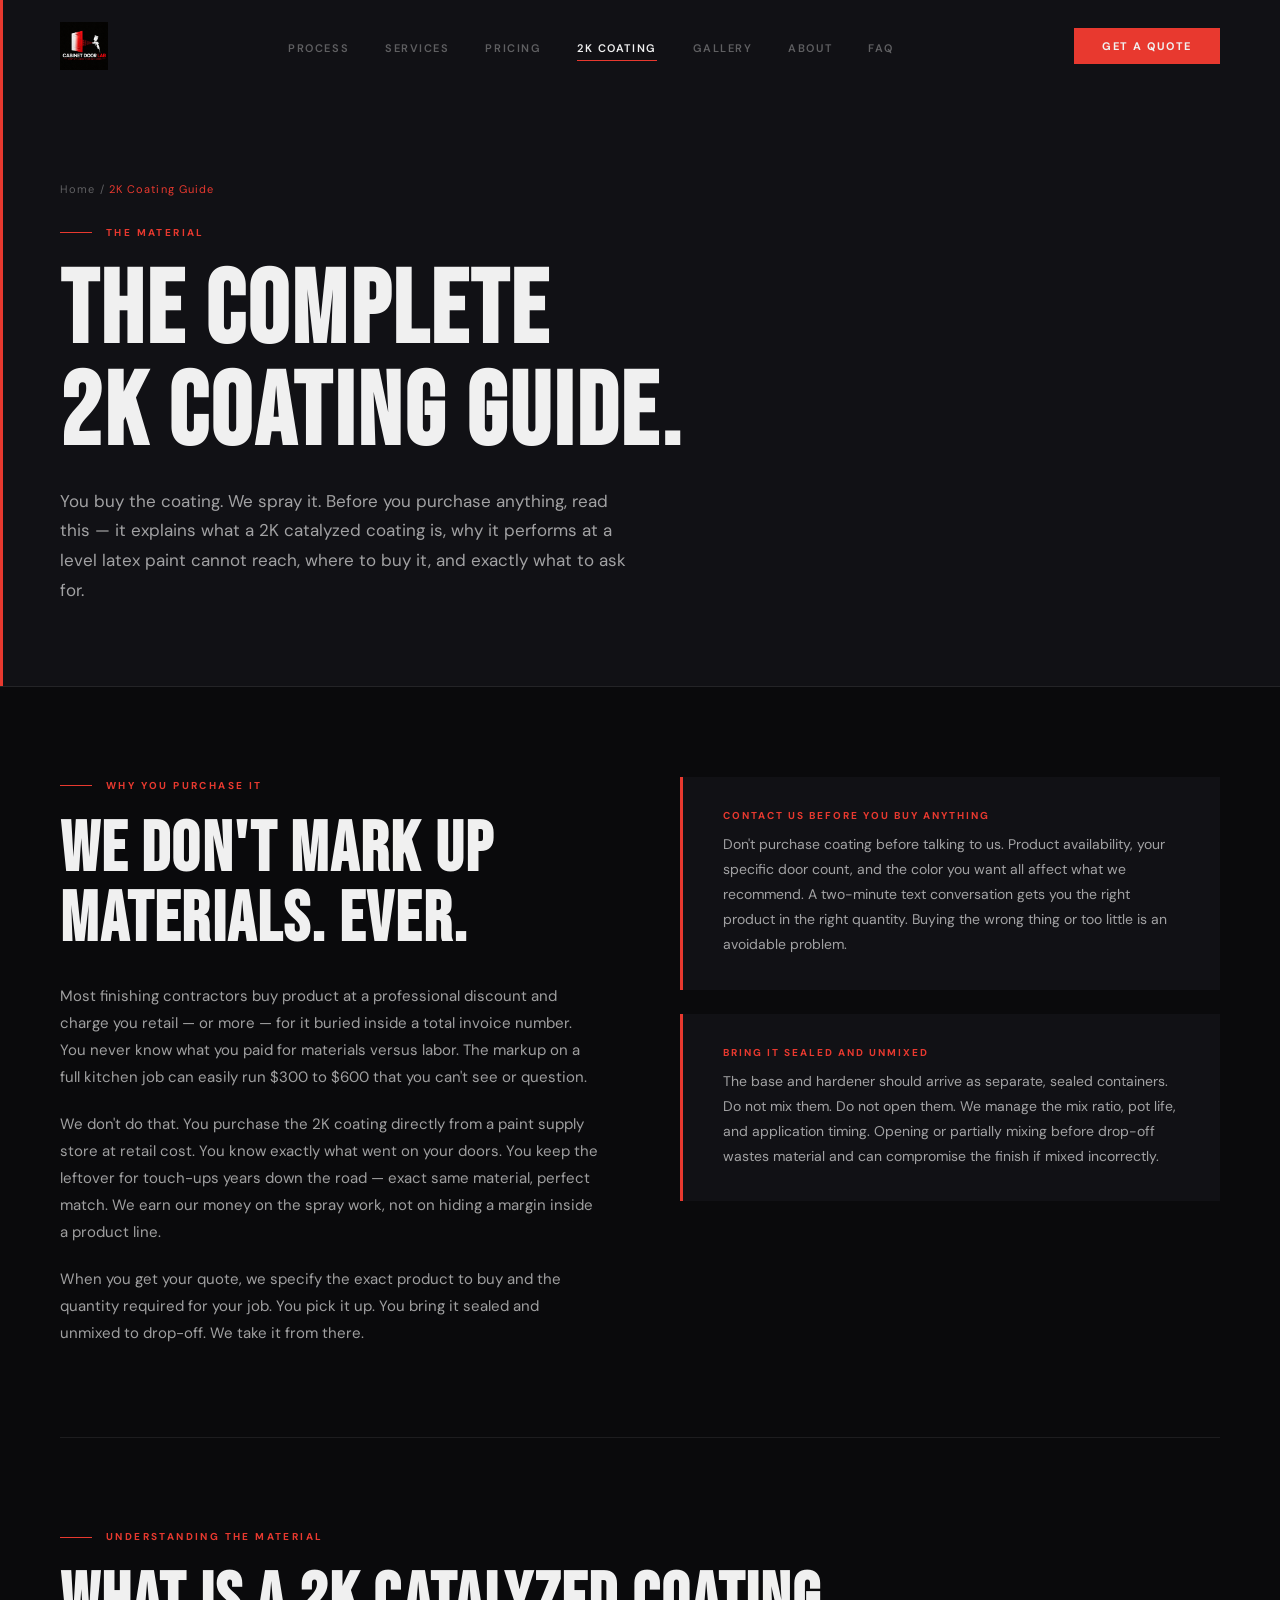
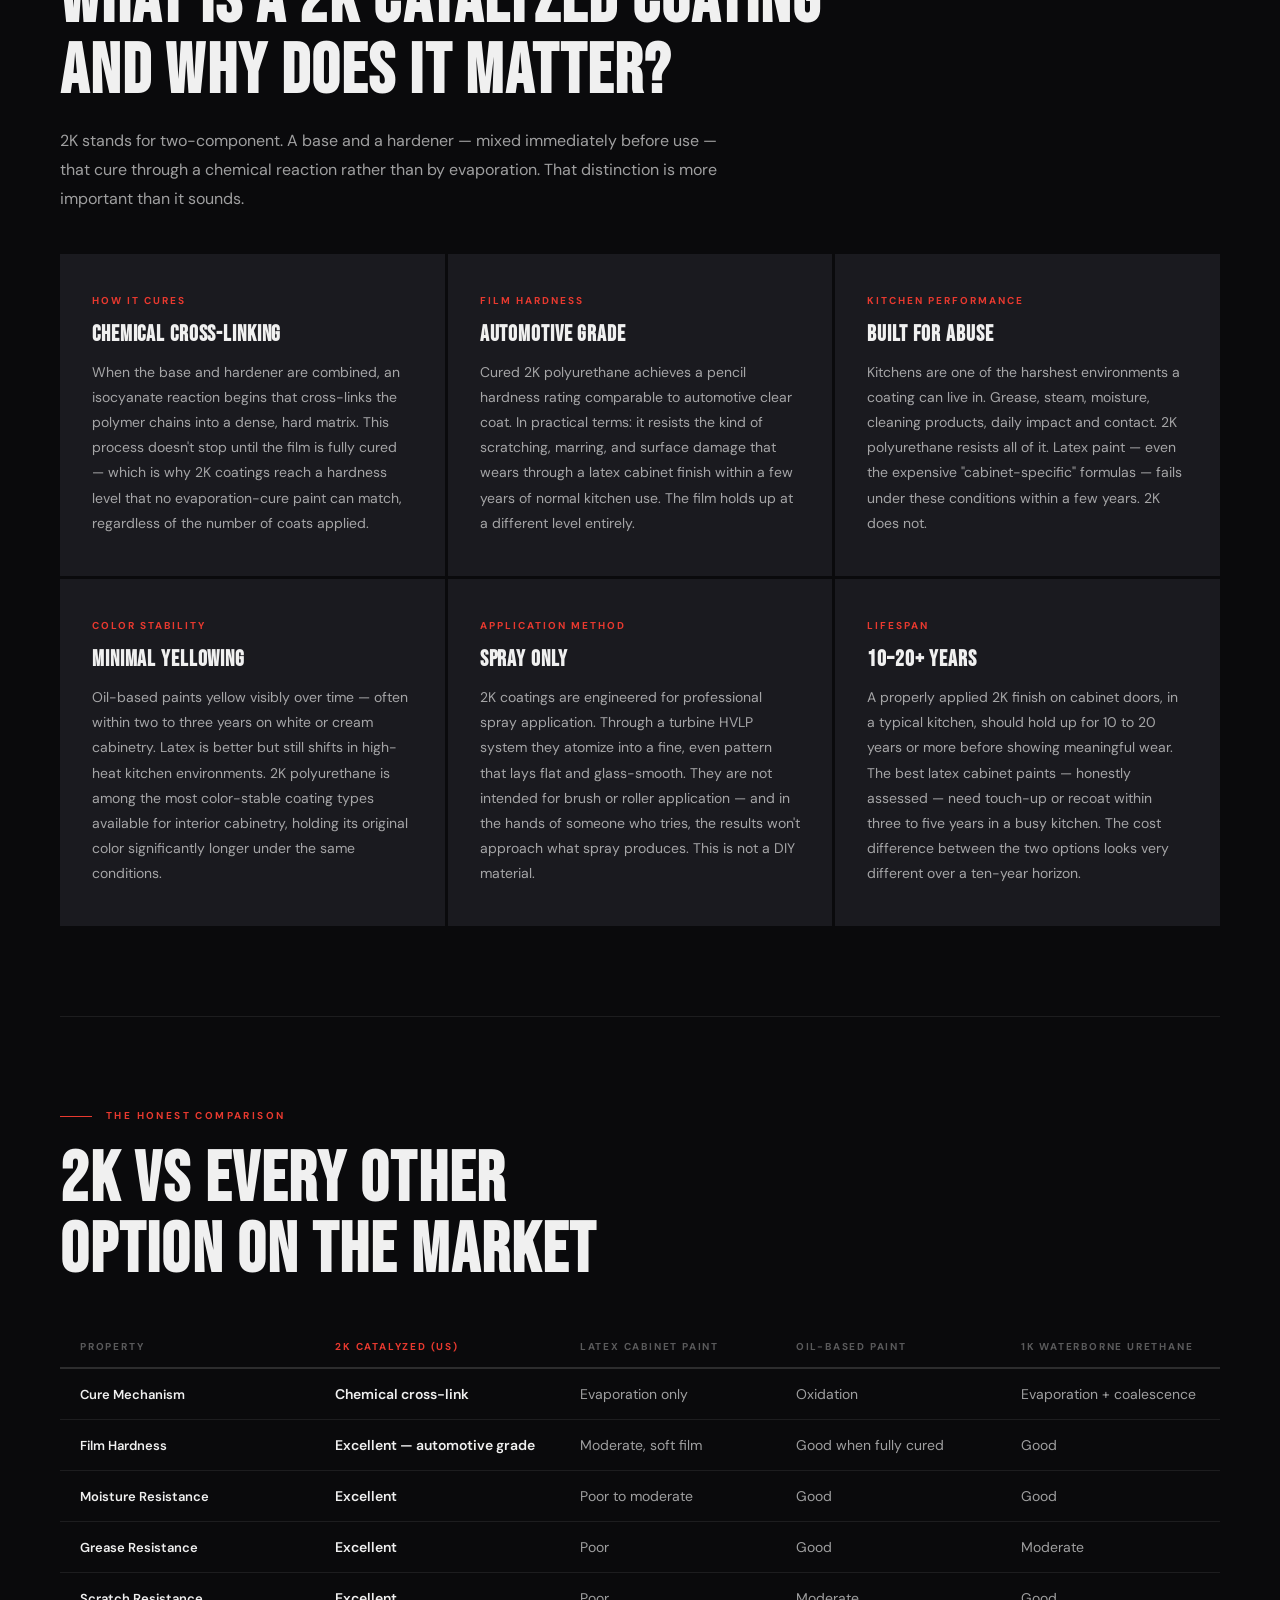
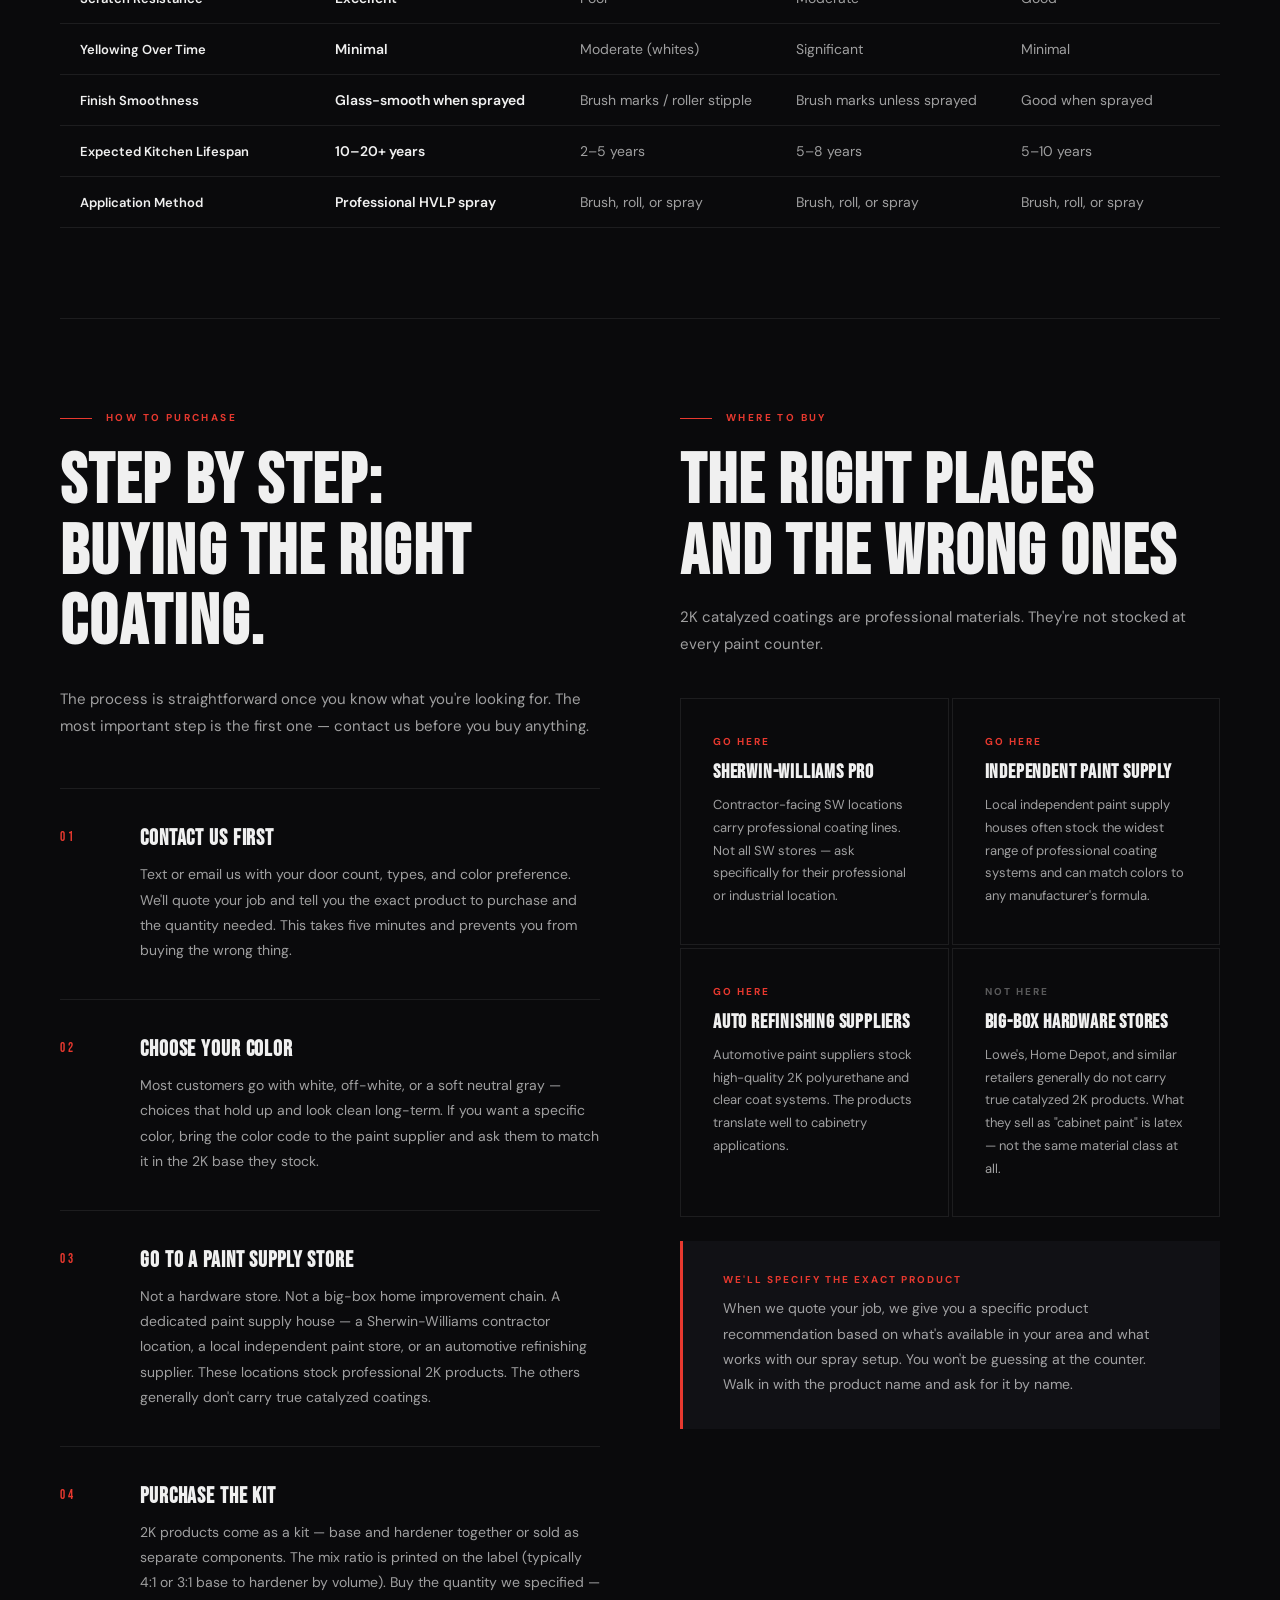
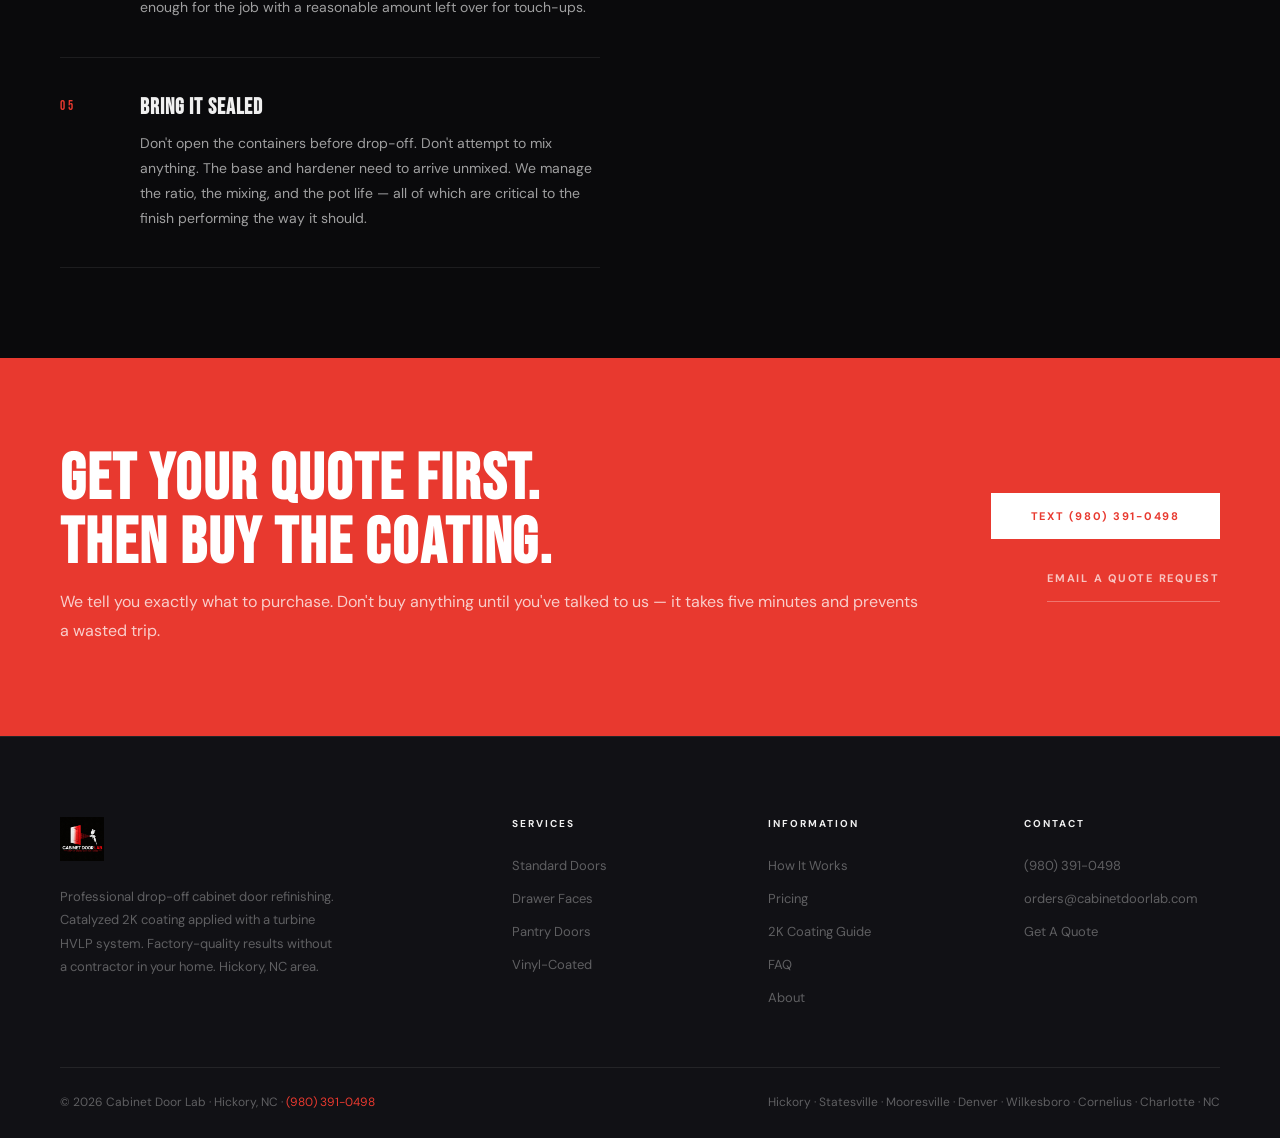
<file: pages/coating-guide.html>
<!DOCTYPE html>
<html lang="en">
<head>
  <meta charset="UTF-8" /><meta name="viewport" content="width=device-width, initial-scale=1.0" />
  <title>2K Coating Guide | Cabinet Door Lab | What To Use For Cabinet Door Refinishing</title>
  <meta name="description" content="The complete guide to 2K catalyzed coatings for cabinet doors. What they are, why they outperform latex paint, where to buy, and exactly what to purchase before dropping off. Cabinet Door Lab, Hickory NC." />
  <link rel="canonical" href="https://cabinetdoorlab.com/pages/coating-guide.html" />
  <link rel="preconnect" href="https://fonts.googleapis.com" />
  <link rel="preconnect" href="https://fonts.gstatic.com" crossorigin />
  <link href="https://fonts.googleapis.com/css2?family=Bebas+Neue&family=DM+Sans:wght@300;400;500;600;700&display=swap" rel="stylesheet" />
  <link rel="stylesheet" href="../css/style.css" />
  <style>
    .guide-section {
      padding: 90px 0;
      border-bottom: 1px solid var(--rule);
    }
    .guide-section:last-of-type { border-bottom: none; }
    .guide-split {
      display: grid; grid-template-columns: 1fr 1fr;
      gap: 80px; align-items: start;
    }
    .why-table { width: 100%; border-collapse: collapse; margin-top: 40px; }
    .why-table thead tr { border-bottom: 2px solid var(--rule2); }
    .why-table th {
      font-size: 10px; font-weight: 700; letter-spacing: 0.18em;
      text-transform: uppercase; padding: 14px 20px; text-align: left;
      color: var(--white3);
    }
    .why-table th.hl { color: var(--red); }
    .why-table tbody tr { border-bottom: 1px solid var(--rule); transition: background 0.2s; }
    .why-table tbody tr:hover { background: var(--surface2); }
    .why-table td { padding: 16px 20px; font-size: 14px; color: var(--white2); }
    .why-table td:first-child { color: var(--white); font-weight: 600; font-size: 13px; }
    .why-table td.win { color: var(--white); font-weight: 600; }
    .chemistry-grid {
      display: grid; grid-template-columns: repeat(3,1fr);
      gap: 3px; margin-top: 40px;
    }
    .chem-cell {
      background: var(--surface2); padding: 40px 32px;
    }
    .chem-cell-label {
      font-size: 10px; font-weight: 700; letter-spacing: 0.2em;
      text-transform: uppercase; color: var(--red); margin-bottom: 14px;
    }
    .chem-cell h4 {
      font-family: 'Bebas Neue', sans-serif;
      font-size: 22px; letter-spacing: 0.04em; margin-bottom: 12px;
    }
    .chem-cell p { font-size: 14px; line-height: 1.8; }
    .buying-steps { margin-top: 48px; }
    .buying-step {
      display: grid; grid-template-columns: 52px 1fr;
      gap: 28px; padding: 36px 0;
      border-bottom: 1px solid var(--rule);
      align-items: start;
    }
    .buying-step:first-child { border-top: 1px solid var(--rule); }
    .buying-step-num {
      font-family: 'Bebas Neue', sans-serif;
      font-size: 13px; letter-spacing: 0.2em; color: var(--red);
      padding-top: 4px;
    }
    .buying-step h4 {
      font-family: 'Bebas Neue', sans-serif;
      font-size: 22px; letter-spacing: 0.04em; margin-bottom: 10px;
    }
    .buying-step p { font-size: 14px; line-height: 1.8; margin-bottom: 12px; }
    .buying-step p:last-child { margin-bottom: 0; }
    .where-grid {
      display: grid; grid-template-columns: repeat(2,1fr);
      gap: 3px; margin-top: 40px;
    }
    .where-cell {
      padding: 36px 32px;
      border: 1px solid var(--rule);
    }
    .where-cell-label {
      font-size: 10px; font-weight: 700; letter-spacing: 0.2em;
      text-transform: uppercase; margin-bottom: 12px;
    }
    .where-cell-label.yes { color: var(--red); }
    .where-cell-label.no { color: var(--white3); }
    .where-cell h4 {
      font-family: 'Bebas Neue', sans-serif;
      font-size: 20px; letter-spacing: 0.04em; margin-bottom: 10px;
    }
    .where-cell p { font-size: 13px; line-height: 1.75; }
    @media(max-width:768px){
      .guide-split { grid-template-columns: 1fr; gap: 48px; }
      .chemistry-grid { grid-template-columns: 1fr; }
      .where-grid { grid-template-columns: 1fr; }
      .buying-step { grid-template-columns: 40px 1fr; gap: 20px; }
    }
  </style>
</head>
<body>

<nav id="nav">
  <div class="nav-inner">
    <a href="../index.html" class="nav-logo"><img src="../images/logo.png" alt="Cabinet Door Lab" /></a>
    <ul class="nav-links">
      <li><a href="how-it-works.html">Process</a></li>
      <li><a href="services.html">Services</a></li>
      <li><a href="pricing.html">Pricing</a></li>
      <li><a href="coating-guide.html" class="active">2K Coating</a></li>
      <li><a href="gallery.html">Gallery</a></li>
      <li><a href="about.html">About</a></li>
      <li><a href="faq.html">FAQ</a></li>
    </ul>
    <a href="contact.html" class="nav-cta-btn">Get A Quote</a>
    <div class="nav-hamburger"><span></span><span></span><span></span></div>
  </div>
</nav>

<div class="page-hero">
  <div class="wrap">
    <p class="breadcrumb"><a href="../index.html">Home</a> / <span>2K Coating Guide</span></p>
    <p class="section-label">The Material</p>
    <h1>The Complete<br />2K Coating Guide.</h1>
    <p class="lead">You buy the coating. We spray it. Before you purchase anything, read this — it explains what a 2K catalyzed coating is, why it performs at a level latex paint cannot reach, where to buy it, and exactly what to ask for.</p>
  </div>
</div>

<section style="background:var(--black);">
  <div class="wrap">

    <!-- WHY YOU BUY IT -->
    <div class="guide-section">
      <div class="guide-split">
        <div class="reveal">
          <p class="section-label">Why You Purchase It</p>
          <h2 style="margin-bottom:28px;">We Don't Mark Up<br />Materials. Ever.</h2>
          <p style="margin-bottom:20px;">Most finishing contractors buy product at a professional discount and charge you retail — or more — for it buried inside a total invoice number. You never know what you paid for materials versus labor. The markup on a full kitchen job can easily run $300 to $600 that you can't see or question.</p>
          <p style="margin-bottom:20px;">We don't do that. You purchase the 2K coating directly from a paint supply store at retail cost. You know exactly what went on your doors. You keep the leftover for touch-ups years down the road — exact same material, perfect match. We earn our money on the spray work, not on hiding a margin inside a product line.</p>
          <p>When you get your quote, we specify the exact product to buy and the quantity required for your job. You pick it up. You bring it sealed and unmixed to drop-off. We take it from there.</p>
        </div>
        <div class="reveal rd2">
          <div class="callout" style="margin-bottom:24px;">
            <div class="callout-label">Contact Us Before You Buy Anything</div>
            <p>Don't purchase coating before talking to us. Product availability, your specific door count, and the color you want all affect what we recommend. A two-minute text conversation gets you the right product in the right quantity. Buying the wrong thing or too little is an avoidable problem.</p>
          </div>
          <div class="callout">
            <div class="callout-label">Bring It Sealed and Unmixed</div>
            <p>The base and hardener should arrive as separate, sealed containers. Do not mix them. Do not open them. We manage the mix ratio, pot life, and application timing. Opening or partially mixing before drop-off wastes material and can compromise the finish if mixed incorrectly.</p>
          </div>
        </div>
      </div>
    </div>

    <!-- WHAT IS 2K -->
    <div class="guide-section">
      <div class="reveal">
        <p class="section-label">Understanding The Material</p>
        <h2 style="margin-bottom:20px;">What Is A 2K Catalyzed Coating<br />And Why Does It Matter?</h2>
        <p style="max-width:680px;font-size:16px;margin-bottom:0;">2K stands for two-component. A base and a hardener — mixed immediately before use — that cure through a chemical reaction rather than by evaporation. That distinction is more important than it sounds.</p>
      </div>
      <div class="chemistry-grid">
        <div class="chem-cell reveal rd1">
          <div class="chem-cell-label">How It Cures</div>
          <h4>Chemical Cross-Linking</h4>
          <p>When the base and hardener are combined, an isocyanate reaction begins that cross-links the polymer chains into a dense, hard matrix. This process doesn't stop until the film is fully cured — which is why 2K coatings reach a hardness level that no evaporation-cure paint can match, regardless of the number of coats applied.</p>
        </div>
        <div class="chem-cell reveal rd2">
          <div class="chem-cell-label">Film Hardness</div>
          <h4>Automotive Grade</h4>
          <p>Cured 2K polyurethane achieves a pencil hardness rating comparable to automotive clear coat. In practical terms: it resists the kind of scratching, marring, and surface damage that wears through a latex cabinet finish within a few years of normal kitchen use. The film holds up at a different level entirely.</p>
        </div>
        <div class="chem-cell reveal rd3">
          <div class="chem-cell-label">Kitchen Performance</div>
          <h4>Built For Abuse</h4>
          <p>Kitchens are one of the harshest environments a coating can live in. Grease, steam, moisture, cleaning products, daily impact and contact. 2K polyurethane resists all of it. Latex paint — even the expensive "cabinet-specific" formulas — fails under these conditions within a few years. 2K does not.</p>
        </div>
        <div class="chem-cell reveal rd1">
          <div class="chem-cell-label">Color Stability</div>
          <h4>Minimal Yellowing</h4>
          <p>Oil-based paints yellow visibly over time — often within two to three years on white or cream cabinetry. Latex is better but still shifts in high-heat kitchen environments. 2K polyurethane is among the most color-stable coating types available for interior cabinetry, holding its original color significantly longer under the same conditions.</p>
        </div>
        <div class="chem-cell reveal rd2">
          <div class="chem-cell-label">Application Method</div>
          <h4>Spray Only</h4>
          <p>2K coatings are engineered for professional spray application. Through a turbine HVLP system they atomize into a fine, even pattern that lays flat and glass-smooth. They are not intended for brush or roller application — and in the hands of someone who tries, the results won't approach what spray produces. This is not a DIY material.</p>
        </div>
        <div class="chem-cell reveal rd3">
          <div class="chem-cell-label">Lifespan</div>
          <h4>10–20+ Years</h4>
          <p>A properly applied 2K finish on cabinet doors, in a typical kitchen, should hold up for 10 to 20 years or more before showing meaningful wear. The best latex cabinet paints — honestly assessed — need touch-up or recoat within three to five years in a busy kitchen. The cost difference between the two options looks very different over a ten-year horizon.</p>
        </div>
      </div>
    </div>

    <!-- VS COMPARISON -->
    <div class="guide-section">
      <div class="reveal">
        <p class="section-label">The Honest Comparison</p>
        <h2 style="margin-bottom:40px;">2K vs Every Other<br />Option On The Market</h2>
      </div>
      <table class="why-table reveal">
        <thead>
          <tr>
            <th style="width:22%;">Property</th>
            <th class="hl">2K Catalyzed (Us)</th>
            <th>Latex Cabinet Paint</th>
            <th>Oil-Based Paint</th>
            <th>1K Waterborne Urethane</th>
          </tr>
        </thead>
        <tbody>
          <tr>
            <td>Cure Mechanism</td>
            <td class="win">Chemical cross-link</td>
            <td>Evaporation only</td>
            <td>Oxidation</td>
            <td>Evaporation + coalescence</td>
          </tr>
          <tr>
            <td>Film Hardness</td>
            <td class="win">Excellent — automotive grade</td>
            <td>Moderate, soft film</td>
            <td>Good when fully cured</td>
            <td>Good</td>
          </tr>
          <tr>
            <td>Moisture Resistance</td>
            <td class="win">Excellent</td>
            <td>Poor to moderate</td>
            <td>Good</td>
            <td>Good</td>
          </tr>
          <tr>
            <td>Grease Resistance</td>
            <td class="win">Excellent</td>
            <td>Poor</td>
            <td>Good</td>
            <td>Moderate</td>
          </tr>
          <tr>
            <td>Scratch Resistance</td>
            <td class="win">Excellent</td>
            <td>Poor</td>
            <td>Moderate</td>
            <td>Good</td>
          </tr>
          <tr>
            <td>Yellowing Over Time</td>
            <td class="win">Minimal</td>
            <td>Moderate (whites)</td>
            <td>Significant</td>
            <td>Minimal</td>
          </tr>
          <tr>
            <td>Finish Smoothness</td>
            <td class="win">Glass-smooth when sprayed</td>
            <td>Brush marks / roller stipple</td>
            <td>Brush marks unless sprayed</td>
            <td>Good when sprayed</td>
          </tr>
          <tr>
            <td>Expected Kitchen Lifespan</td>
            <td class="win">10–20+ years</td>
            <td>2–5 years</td>
            <td>5–8 years</td>
            <td>5–10 years</td>
          </tr>
          <tr>
            <td>Application Method</td>
            <td class="win">Professional HVLP spray</td>
            <td>Brush, roll, or spray</td>
            <td>Brush, roll, or spray</td>
            <td>Brush, roll, or spray</td>
          </tr>
        </tbody>
      </table>
    </div>

    <!-- HOW TO BUY -->
    <div class="guide-section">
      <div class="guide-split">
        <div class="reveal">
          <p class="section-label">How To Purchase</p>
          <h2 style="margin-bottom:28px;">Step By Step:<br />Buying The Right Coating.</h2>
          <p style="margin-bottom:0;">The process is straightforward once you know what you're looking for. The most important step is the first one — contact us before you buy anything.</p>
          <div class="buying-steps">
            <div class="buying-step">
              <div class="buying-step-num">01</div>
              <div>
                <h4>Contact Us First</h4>
                <p>Text or email us with your door count, types, and color preference. We'll quote your job and tell you the exact product to purchase and the quantity needed. This takes five minutes and prevents you from buying the wrong thing.</p>
              </div>
            </div>
            <div class="buying-step">
              <div class="buying-step-num">02</div>
              <div>
                <h4>Choose Your Color</h4>
                <p>Most customers go with white, off-white, or a soft neutral gray — choices that hold up and look clean long-term. If you want a specific color, bring the color code to the paint supplier and ask them to match it in the 2K base they stock.</p>
              </div>
            </div>
            <div class="buying-step">
              <div class="buying-step-num">03</div>
              <div>
                <h4>Go To A Paint Supply Store</h4>
                <p>Not a hardware store. Not a big-box home improvement chain. A dedicated paint supply house — a Sherwin-Williams contractor location, a local independent paint store, or an automotive refinishing supplier. These locations stock professional 2K products. The others generally don't carry true catalyzed coatings.</p>
              </div>
            </div>
            <div class="buying-step">
              <div class="buying-step-num">04</div>
              <div>
                <h4>Purchase The Kit</h4>
                <p>2K products come as a kit — base and hardener together or sold as separate components. The mix ratio is printed on the label (typically 4:1 or 3:1 base to hardener by volume). Buy the quantity we specified — enough for the job with a reasonable amount left over for touch-ups.</p>
              </div>
            </div>
            <div class="buying-step">
              <div class="buying-step-num">05</div>
              <div>
                <h4>Bring It Sealed</h4>
                <p>Don't open the containers before drop-off. Don't attempt to mix anything. The base and hardener need to arrive unmixed. We manage the ratio, the mixing, and the pot life — all of which are critical to the finish performing the way it should.</p>
              </div>
            </div>
          </div>
        </div>
        <div class="reveal rd2">
          <p class="section-label">Where To Buy</p>
          <h2 style="margin-bottom:16px;">The Right Places<br />And The Wrong Ones</h2>
          <p style="margin-bottom:0;font-size:15px;">2K catalyzed coatings are professional materials. They're not stocked at every paint counter.</p>
          <div class="where-grid">
            <div class="where-cell">
              <div class="where-cell-label yes">Go Here</div>
              <h4>Sherwin-Williams Pro</h4>
              <p>Contractor-facing SW locations carry professional coating lines. Not all SW stores — ask specifically for their professional or industrial location.</p>
            </div>
            <div class="where-cell">
              <div class="where-cell-label yes">Go Here</div>
              <h4>Independent Paint Supply</h4>
              <p>Local independent paint supply houses often stock the widest range of professional coating systems and can match colors to any manufacturer's formula.</p>
            </div>
            <div class="where-cell">
              <div class="where-cell-label yes">Go Here</div>
              <h4>Auto Refinishing Suppliers</h4>
              <p>Automotive paint suppliers stock high-quality 2K polyurethane and clear coat systems. The products translate well to cabinetry applications.</p>
            </div>
            <div class="where-cell">
              <div class="where-cell-label no">Not Here</div>
              <h4>Big-Box Hardware Stores</h4>
              <p>Lowe's, Home Depot, and similar retailers generally do not carry true catalyzed 2K products. What they sell as "cabinet paint" is latex — not the same material class at all.</p>
            </div>
          </div>
          <div class="callout" style="margin-top:24px;">
            <div class="callout-label">We'll Specify The Exact Product</div>
            <p>When we quote your job, we give you a specific product recommendation based on what's available in your area and what works with our spray setup. You won't be guessing at the counter. Walk in with the product name and ask for it by name.</p>
          </div>
        </div>
      </div>
    </div>

  </div>
</section>

<div class="cta-band">
  <div class="wrap">
    <div class="cta-band-inner">
      <div>
        <h2>Get Your Quote First.<br />Then Buy The Coating.</h2>
        <p>We tell you exactly what to purchase. Don't buy anything until you've talked to us — it takes five minutes and prevents a wasted trip.</p>
      </div>
      <div class="cta-band-actions">
        <a href="sms:+19803910498" class="btn-white">Text (980) 391-0498</a>
        <a href="contact.html" class="btn-ghost-white">Email A Quote Request</a>
      </div>
    </div>
  </div>
</div>

<footer>
  <div class="wrap">
    <div class="footer-grid">
      <div>
        <img src="../images/logo.png" alt="Cabinet Door Lab" class="footer-logo-img" />
        <p class="footer-desc">Professional drop-off cabinet door refinishing. Catalyzed 2K coating applied with a turbine HVLP system. Factory-quality results without a contractor in your home. Hickory, NC area.</p>
      </div>
      <div class="footer-col"><h5>Services</h5><ul class="footer-links"><li><a href="services.html#standard">Standard Doors</a></li><li><a href="services.html#drawers">Drawer Faces</a></li><li><a href="services.html#oversized">Pantry Doors</a></li><li><a href="services.html#vinyl">Vinyl-Coated</a></li></ul></div>
      <div class="footer-col"><h5>Information</h5><ul class="footer-links"><li><a href="how-it-works.html">How It Works</a></li><li><a href="pricing.html">Pricing</a></li><li><a href="coating-guide.html">2K Coating Guide</a></li><li><a href="faq.html">FAQ</a></li><li><a href="about.html">About</a></li></ul></div>
      <div class="footer-col"><h5>Contact</h5><ul class="footer-links"><li><a href="sms:+19803910498">(980) 391-0498</a></li><li><a href="mailto:orders@cabinetdoorlab.com">orders@cabinetdoorlab.com</a></li><li><a href="contact.html">Get A Quote</a></li></ul></div>
    </div>
    <div class="footer-bottom">
      <p>&copy; 2026 Cabinet Door Lab &middot; Hickory, NC &middot; <a href="sms:+19803910498" style="color:var(--red);">(980) 391-0498</a></p>
      <p class="footer-cities">Hickory &middot; Statesville &middot; Mooresville &middot; Denver &middot; Wilkesboro &middot; Cornelius &middot; Charlotte &middot; NC</p>
    </div>
  </div>
</footer>

<script src="../js/main.js"></script>
</body>
</html>
</file>
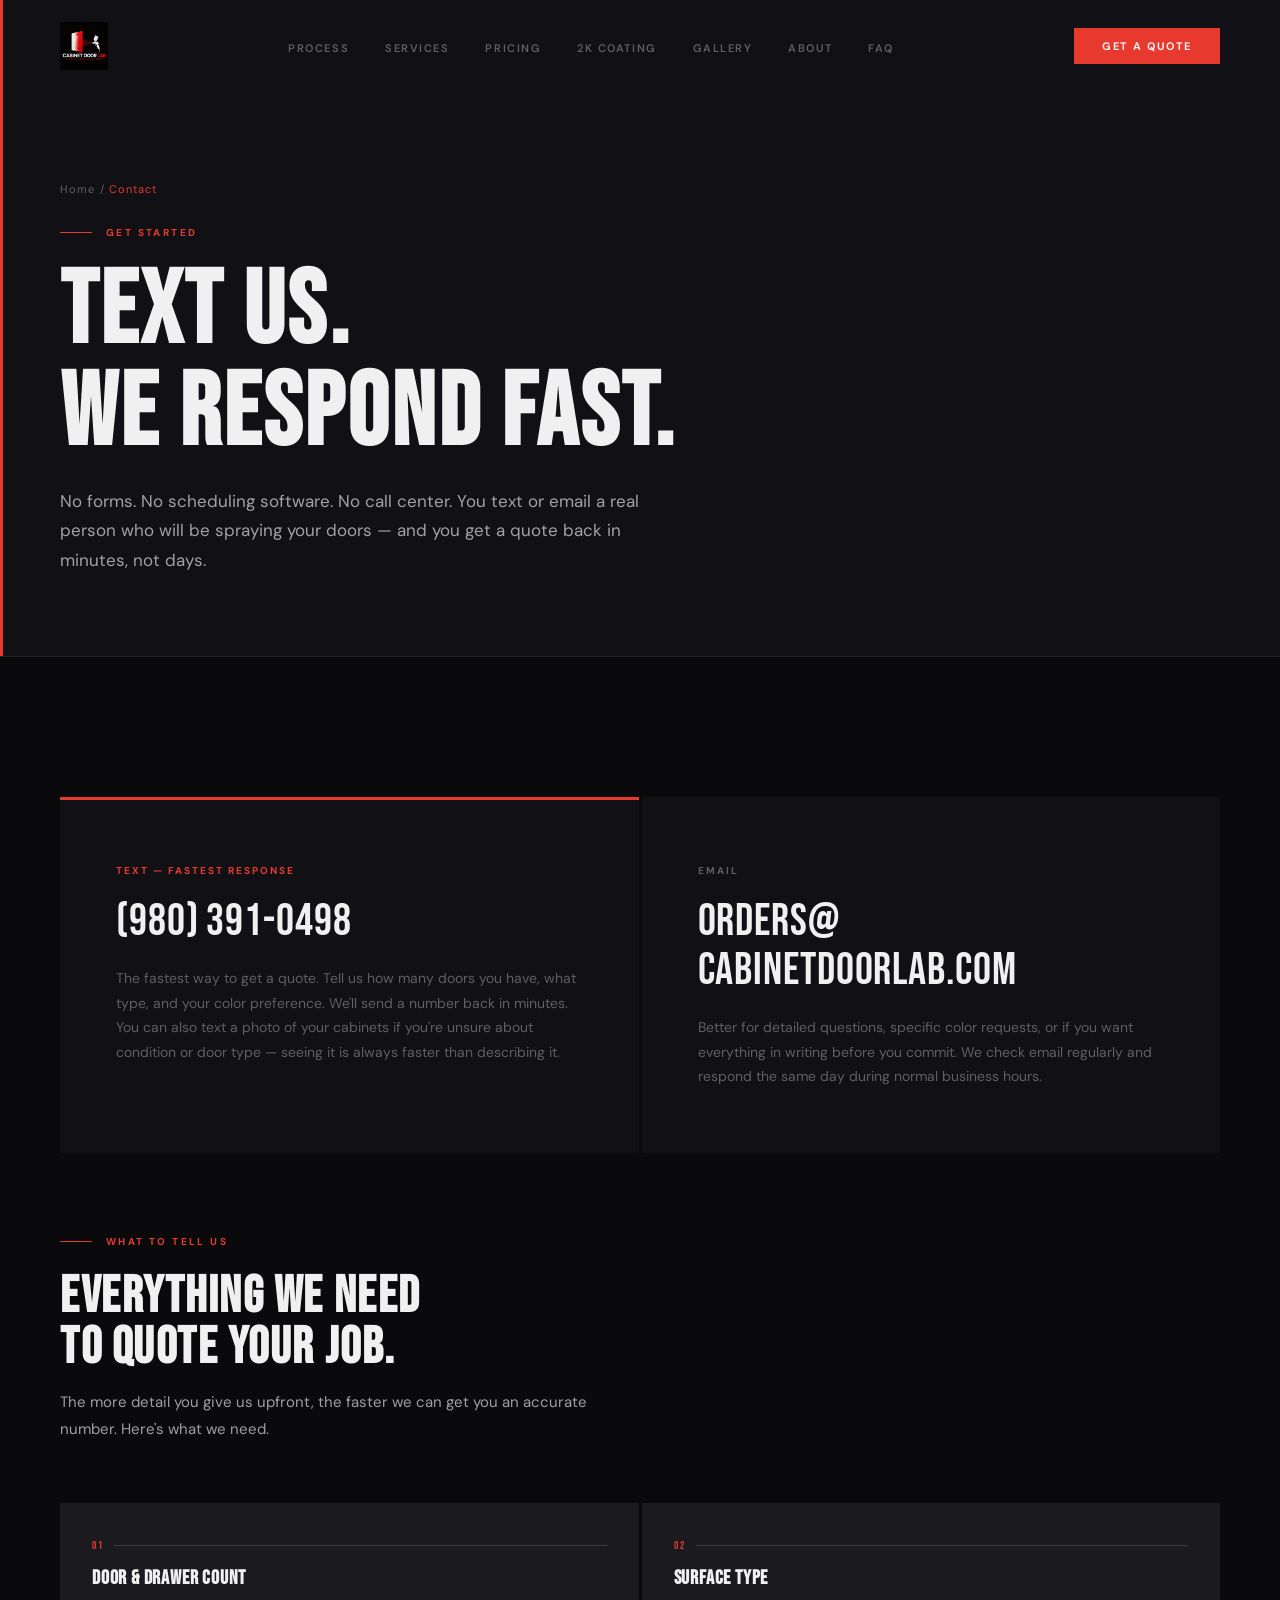
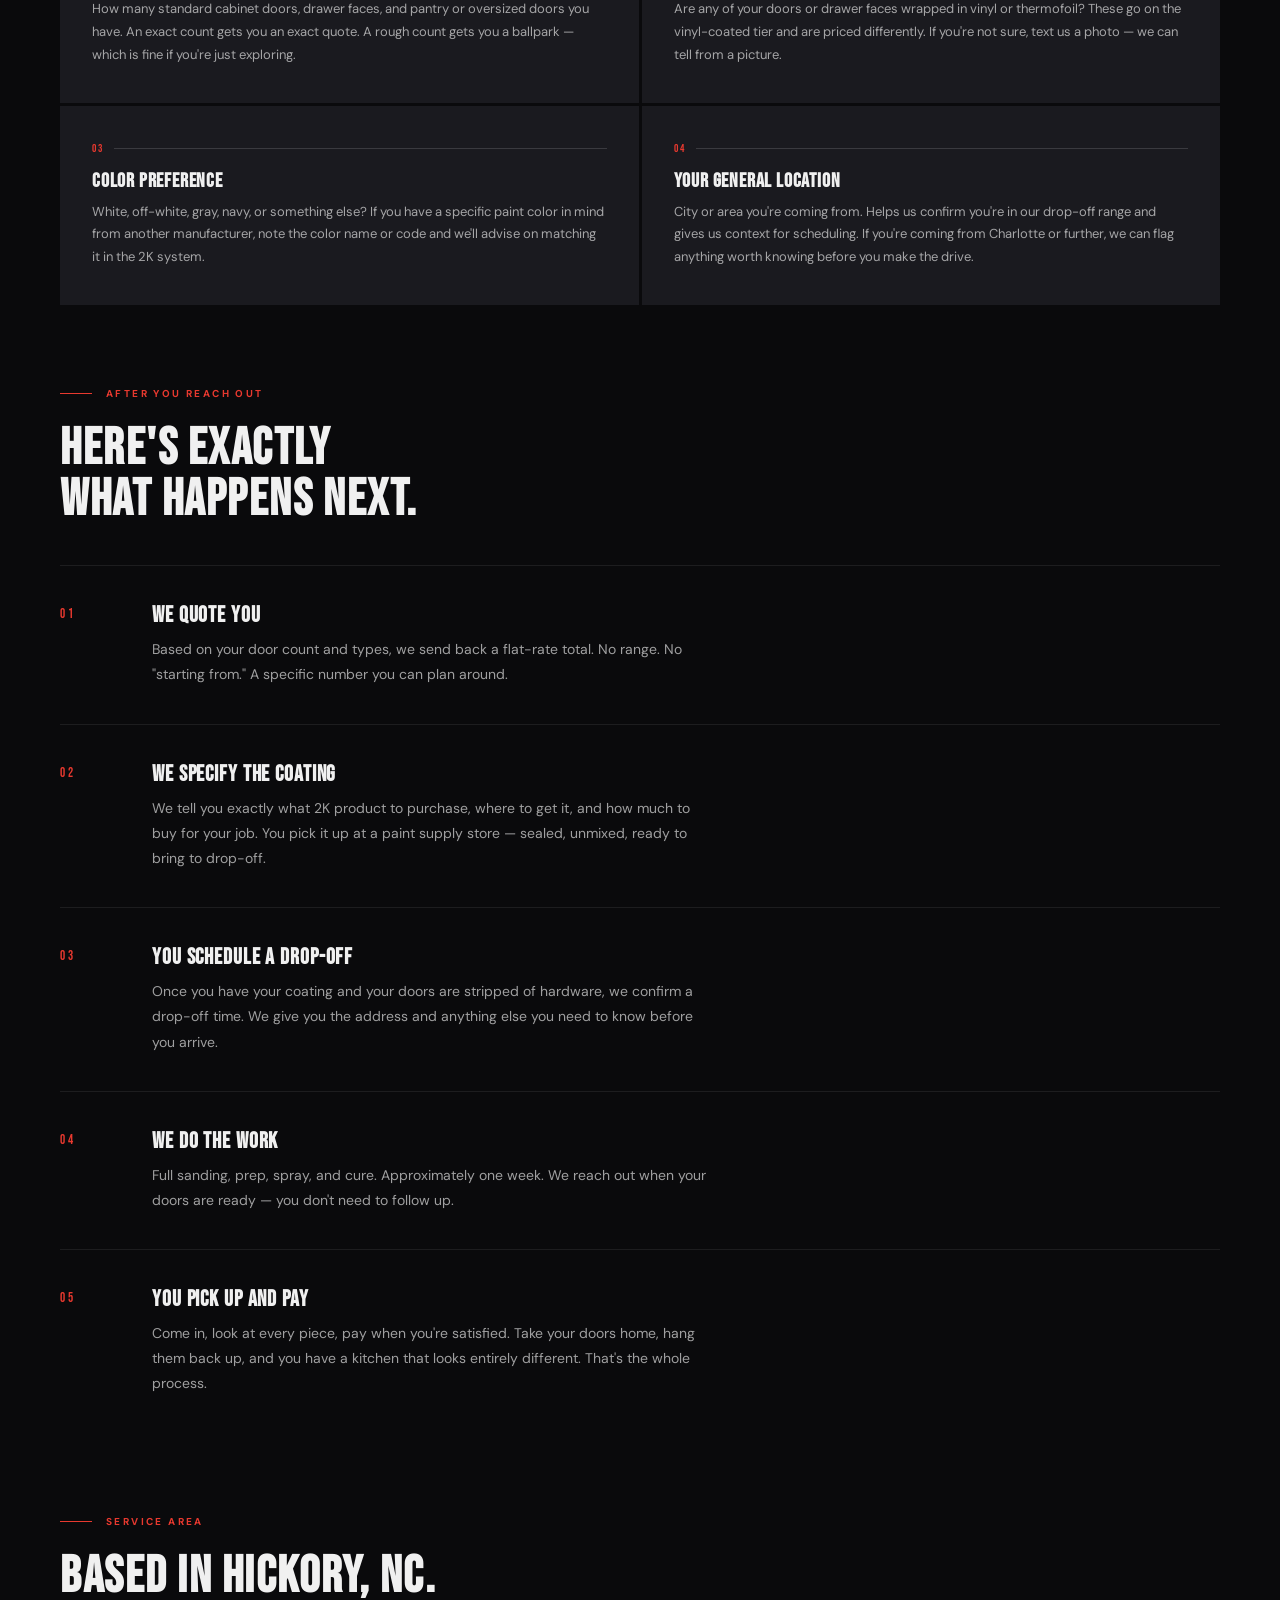
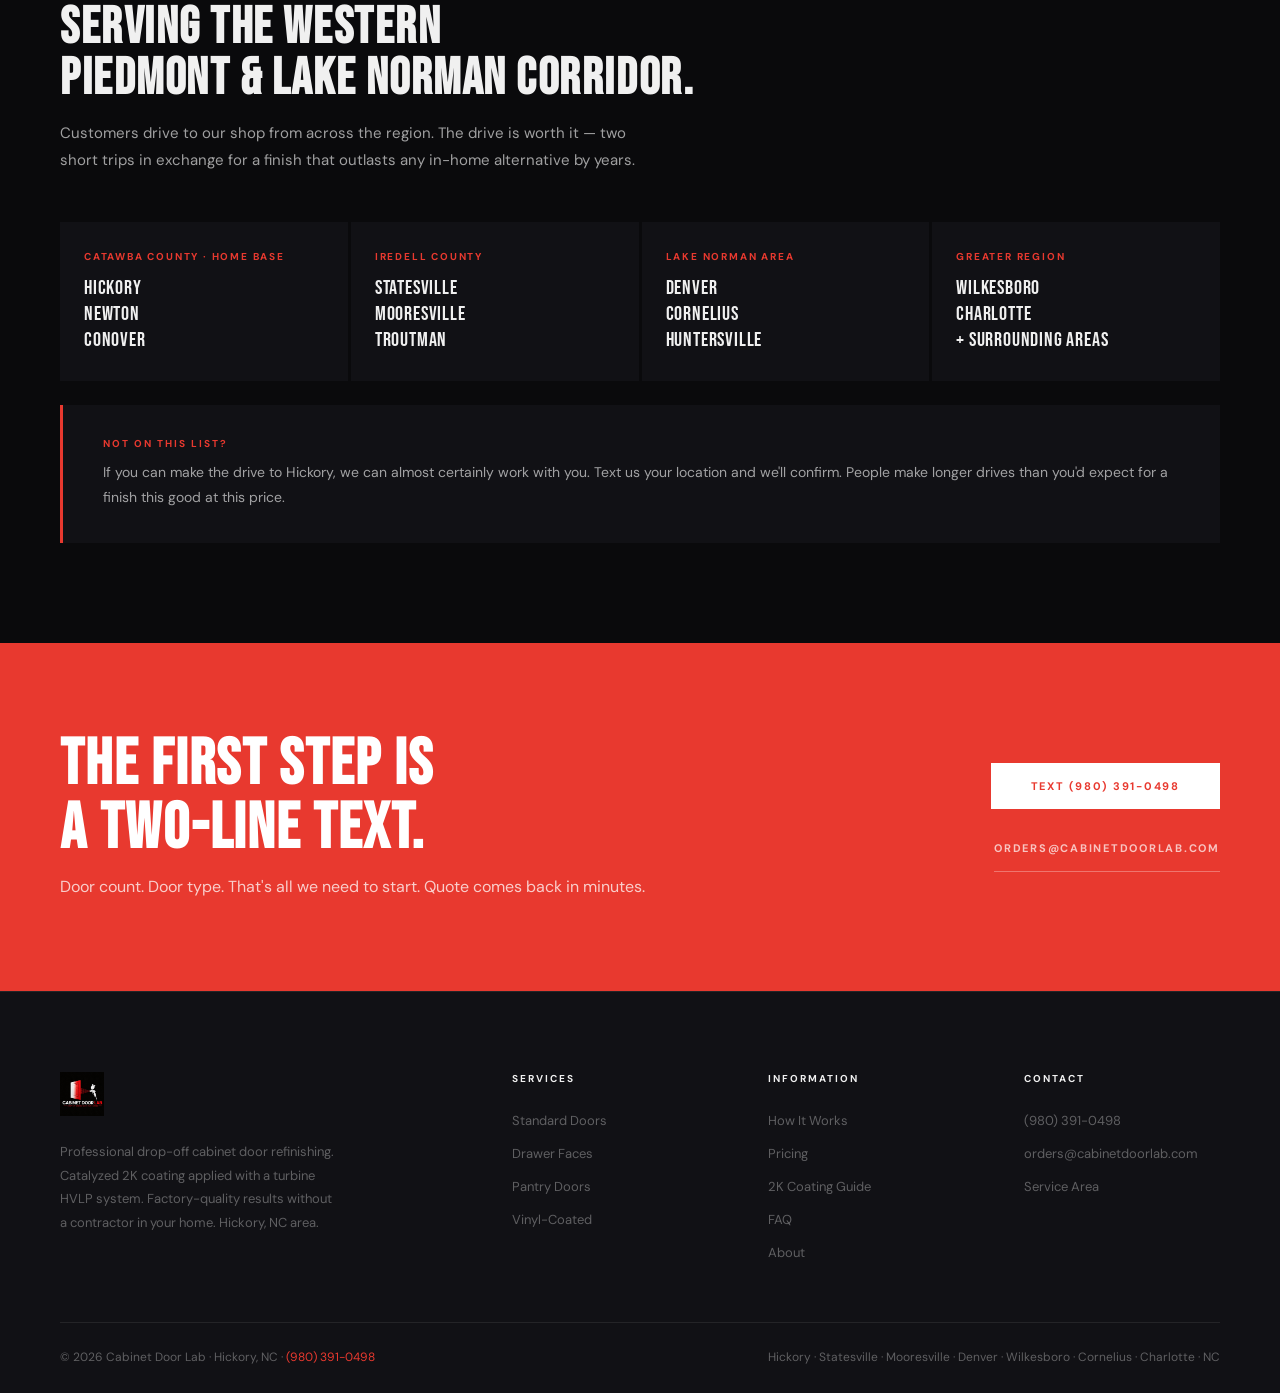
<file: pages/contact.html>
<!DOCTYPE html>
<html lang="en">
<head>
  <meta charset="UTF-8" /><meta name="viewport" content="width=device-width, initial-scale=1.0" />
  <title>Contact | Cabinet Door Lab | Get A Quote — Hickory NC</title>
  <meta name="description" content="Get a quote for cabinet door refinishing in Hickory, Statesville, Mooresville, Charlotte NC. Text (980) 391-0498 or email orders@cabinetdoorlab.com. Pay at pickup." />
  <link rel="canonical" href="https://cabinetdoorlab.com/pages/contact.html" />
  <link rel="preconnect" href="https://fonts.googleapis.com" />
  <link rel="preconnect" href="https://fonts.gstatic.com" crossorigin />
  <link href="https://fonts.googleapis.com/css2?family=Bebas+Neue&family=DM+Sans:wght@300;400;500;600;700&display=swap" rel="stylesheet" />
  <link rel="stylesheet" href="../css/style.css" />
  <style>
    .contact-methods {
      display: grid; grid-template-columns: 1fr 1fr;
      gap: 3px; margin-top: 60px;
    }
    .contact-method {
      background: var(--surface); padding: 64px 56px;
      text-decoration: none; color: inherit;
      border-top: 3px solid transparent;
      transition: background 0.3s, border-color 0.3s;
      display: block;
    }
    .contact-method.primary { border-top-color: var(--red); }
    .contact-method:hover { background: var(--surface2); }
    .cm-tag {
      font-size: 10px; font-weight: 700; letter-spacing: 0.2em;
      text-transform: uppercase; color: var(--red);
      margin-bottom: 20px; display: block;
    }
    .cm-tag.secondary { color: var(--white3); }
    .cm-value {
      font-family: 'Bebas Neue', sans-serif;
      font-size: clamp(28px, 3.5vw, 48px);
      letter-spacing: 0.02em; line-height: 1.1;
      color: var(--white); margin-bottom: 20px;
      display: block;
    }
    .cm-note { font-size: 14px; color: var(--white3); line-height: 1.75; }
    .what-to-include {
      margin-top: 60px; display: grid;
      grid-template-columns: 1fr 1fr; gap: 3px;
    }
    .include-cell {
      background: var(--surface2); padding: 36px 32px;
    }
    .include-num {
      font-family: 'Bebas Neue', sans-serif;
      font-size: 11px; letter-spacing: 0.2em; color: var(--red);
      margin-bottom: 14px; display: flex; align-items: center; gap: 10px;
    }
    .include-num::after { content: ''; flex: 1; height: 1px; background: var(--rule2); }
    .include-cell h4 {
      font-family: 'Bebas Neue', sans-serif;
      font-size: 20px; letter-spacing: 0.04em; margin-bottom: 8px;
    }
    .include-cell p { font-size: 13px; line-height: 1.75; }
    .area-grid {
      display: grid; grid-template-columns: repeat(4,1fr);
      gap: 3px; margin-top: 48px;
    }
    .area-cell {
      background: var(--surface); padding: 28px 24px;
      transition: background 0.2s;
    }
    .area-cell:hover { background: var(--surface2); }
    .area-county {
      font-size: 10px; font-weight: 700; letter-spacing: 0.18em;
      text-transform: uppercase; color: var(--red); margin-bottom: 12px;
    }
    .area-city {
      font-family: 'Bebas Neue', sans-serif;
      font-size: 20px; letter-spacing: 0.04em; color: var(--white);
      line-height: 1.3;
    }
    @media(max-width:1024px){ .area-grid { grid-template-columns: repeat(2,1fr); } }
    @media(max-width:768px){
      .contact-methods { grid-template-columns: 1fr; }
      .contact-method { padding: 48px 32px; }
      .what-to-include { grid-template-columns: 1fr; }
      .area-grid { grid-template-columns: repeat(2,1fr); }
    }
  </style>
</head>
<body>

<nav id="nav">
  <div class="nav-inner">
    <a href="../index.html" class="nav-logo"><img src="../images/logo.png" alt="Cabinet Door Lab" /></a>
    <ul class="nav-links">
      <li><a href="how-it-works.html">Process</a></li>
      <li><a href="services.html">Services</a></li>
      <li><a href="pricing.html">Pricing</a></li>
      <li><a href="coating-guide.html">2K Coating</a></li>
      <li><a href="gallery.html">Gallery</a></li>
      <li><a href="about.html">About</a></li>
      <li><a href="faq.html">FAQ</a></li>
    </ul>
    <a href="contact.html" class="nav-cta-btn active">Get A Quote</a>
    <div class="nav-hamburger"><span></span><span></span><span></span></div>
  </div>
</nav>

<div class="page-hero">
  <div class="wrap">
    <p class="breadcrumb"><a href="../index.html">Home</a> / <span>Contact</span></p>
    <p class="section-label">Get Started</p>
    <h1>Text Us.<br />We Respond Fast.</h1>
    <p class="lead">No forms. No scheduling software. No call center. You text or email a real person who will be spraying your doors — and you get a quote back in minutes, not days.</p>
  </div>
</div>

<!-- CONTACT METHODS -->
<section style="background:var(--black);">
  <div class="wrap" style="padding-top:80px;padding-bottom:100px;">

    <div class="contact-methods reveal">
      <a href="sms:+19803910498" class="contact-method primary">
        <span class="cm-tag">Text — Fastest Response</span>
        <span class="cm-value">(980) 391-0498</span>
        <p class="cm-note">The fastest way to get a quote. Tell us how many doors you have, what type, and your color preference. We'll send a number back in minutes. You can also text a photo of your cabinets if you're unsure about condition or door type — seeing it is always faster than describing it.</p>
      </a>
      <a href="mailto:orders@cabinetdoorlab.com" class="contact-method">
        <span class="cm-tag secondary">Email</span>
        <span class="cm-value">orders@<br />cabinetdoorlab.com</span>
        <p class="cm-note">Better for detailed questions, specific color requests, or if you want everything in writing before you commit. We check email regularly and respond the same day during normal business hours.</p>
      </a>
    </div>

    <!-- WHAT TO INCLUDE -->
    <div class="reveal" style="margin-top:80px;">
      <p class="section-label">What To Tell Us</p>
      <h2 style="margin-bottom:16px;font-size:clamp(32px,4vw,52px);">Everything We Need<br />To Quote Your Job.</h2>
      <p style="max-width:560px;margin-bottom:0;font-size:15px;">The more detail you give us upfront, the faster we can get you an accurate number. Here's what we need.</p>
    </div>
    <div class="what-to-include reveal rd2">
      <div class="include-cell">
        <div class="include-num">01</div>
        <h4>Door &amp; Drawer Count</h4>
        <p>How many standard cabinet doors, drawer faces, and pantry or oversized doors you have. An exact count gets you an exact quote. A rough count gets you a ballpark — which is fine if you're just exploring.</p>
      </div>
      <div class="include-cell">
        <div class="include-num">02</div>
        <h4>Surface Type</h4>
        <p>Are any of your doors or drawer faces wrapped in vinyl or thermofoil? These go on the vinyl-coated tier and are priced differently. If you're not sure, text us a photo — we can tell from a picture.</p>
      </div>
      <div class="include-cell">
        <div class="include-num">03</div>
        <h4>Color Preference</h4>
        <p>White, off-white, gray, navy, or something else? If you have a specific paint color in mind from another manufacturer, note the color name or code and we'll advise on matching it in the 2K system.</p>
      </div>
      <div class="include-cell">
        <div class="include-num">04</div>
        <h4>Your General Location</h4>
        <p>City or area you're coming from. Helps us confirm you're in our drop-off range and gives us context for scheduling. If you're coming from Charlotte or further, we can flag anything worth knowing before you make the drive.</p>
      </div>
    </div>

    <!-- WHAT HAPPENS NEXT -->
    <div style="margin-top:80px;" class="reveal">
      <p class="section-label">After You Reach Out</p>
      <h2 style="margin-bottom:40px;font-size:clamp(32px,4vw,52px);">Here's Exactly<br />What Happens Next.</h2>
      <div style="border-top:1px solid var(--rule);">
        <div style="display:grid;grid-template-columns:60px 1fr;gap:32px;padding:36px 0;border-bottom:1px solid var(--rule);">
          <div style="font-family:'Bebas Neue',sans-serif;font-size:13px;letter-spacing:0.2em;color:var(--red);padding-top:4px;">01</div>
          <div>
            <h4 style="font-family:'Bebas Neue',sans-serif;font-size:22px;letter-spacing:0.04em;margin-bottom:8px;">We Quote You</h4>
            <p style="font-size:14px;max-width:560px;">Based on your door count and types, we send back a flat-rate total. No range. No "starting from." A specific number you can plan around.</p>
          </div>
        </div>
        <div style="display:grid;grid-template-columns:60px 1fr;gap:32px;padding:36px 0;border-bottom:1px solid var(--rule);">
          <div style="font-family:'Bebas Neue',sans-serif;font-size:13px;letter-spacing:0.2em;color:var(--red);padding-top:4px;">02</div>
          <div>
            <h4 style="font-family:'Bebas Neue',sans-serif;font-size:22px;letter-spacing:0.04em;margin-bottom:8px;">We Specify The Coating</h4>
            <p style="font-size:14px;max-width:560px;">We tell you exactly what 2K product to purchase, where to get it, and how much to buy for your job. You pick it up at a paint supply store — sealed, unmixed, ready to bring to drop-off.</p>
          </div>
        </div>
        <div style="display:grid;grid-template-columns:60px 1fr;gap:32px;padding:36px 0;border-bottom:1px solid var(--rule);">
          <div style="font-family:'Bebas Neue',sans-serif;font-size:13px;letter-spacing:0.2em;color:var(--red);padding-top:4px;">03</div>
          <div>
            <h4 style="font-family:'Bebas Neue',sans-serif;font-size:22px;letter-spacing:0.04em;margin-bottom:8px;">You Schedule A Drop-Off</h4>
            <p style="font-size:14px;max-width:560px;">Once you have your coating and your doors are stripped of hardware, we confirm a drop-off time. We give you the address and anything else you need to know before you arrive.</p>
          </div>
        </div>
        <div style="display:grid;grid-template-columns:60px 1fr;gap:32px;padding:36px 0;border-bottom:1px solid var(--rule);">
          <div style="font-family:'Bebas Neue',sans-serif;font-size:13px;letter-spacing:0.2em;color:var(--red);padding-top:4px;">04</div>
          <div>
            <h4 style="font-family:'Bebas Neue',sans-serif;font-size:22px;letter-spacing:0.04em;margin-bottom:8px;">We Do The Work</h4>
            <p style="font-size:14px;max-width:560px;">Full sanding, prep, spray, and cure. Approximately one week. We reach out when your doors are ready — you don't need to follow up.</p>
          </div>
        </div>
        <div style="display:grid;grid-template-columns:60px 1fr;gap:32px;padding:36px 0;">
          <div style="font-family:'Bebas Neue',sans-serif;font-size:13px;letter-spacing:0.2em;color:var(--red);padding-top:4px;">05</div>
          <div>
            <h4 style="font-family:'Bebas Neue',sans-serif;font-size:22px;letter-spacing:0.04em;margin-bottom:8px;">You Pick Up And Pay</h4>
            <p style="font-size:14px;max-width:560px;">Come in, look at every piece, pay when you're satisfied. Take your doors home, hang them back up, and you have a kitchen that looks entirely different. That's the whole process.</p>
          </div>
        </div>
      </div>
    </div>

    <!-- SERVICE AREA -->
    <div style="margin-top:80px;" class="reveal">
      <p class="section-label">Service Area</p>
      <h2 style="margin-bottom:16px;font-size:clamp(32px,4vw,52px);">Based In Hickory, NC.<br />Serving The Western<br />Piedmont &amp; Lake Norman Corridor.</h2>
      <p style="max-width:600px;font-size:15px;margin-bottom:0;">Customers drive to our shop from across the region. The drive is worth it — two short trips in exchange for a finish that outlasts any in-home alternative by years.</p>
      <div class="area-grid">
        <div class="area-cell">
          <div class="area-county">Catawba County · Home Base</div>
          <div class="area-city">Hickory<br />Newton<br />Conover</div>
        </div>
        <div class="area-cell">
          <div class="area-county">Iredell County</div>
          <div class="area-city">Statesville<br />Mooresville<br />Troutman</div>
        </div>
        <div class="area-cell">
          <div class="area-county">Lake Norman Area</div>
          <div class="area-city">Denver<br />Cornelius<br />Huntersville</div>
        </div>
        <div class="area-cell">
          <div class="area-county">Greater Region</div>
          <div class="area-city">Wilkesboro<br />Charlotte<br />+ Surrounding Areas</div>
        </div>
      </div>
      <div class="callout" style="margin-top:24px;">
        <div class="callout-label">Not On This List?</div>
        <p>If you can make the drive to Hickory, we can almost certainly work with you. Text us your location and we'll confirm. People make longer drives than you'd expect for a finish this good at this price.</p>
      </div>
    </div>

  </div>
</section>

<div class="cta-band">
  <div class="wrap">
    <div class="cta-band-inner">
      <div>
        <h2>The First Step Is<br />A Two-Line Text.</h2>
        <p>Door count. Door type. That's all we need to start. Quote comes back in minutes.</p>
      </div>
      <div class="cta-band-actions">
        <a href="sms:+19803910498" class="btn-white">Text (980) 391-0498</a>
        <a href="mailto:orders@cabinetdoorlab.com" class="btn-ghost-white">orders@cabinetdoorlab.com</a>
      </div>
    </div>
  </div>
</div>

<footer>
  <div class="wrap">
    <div class="footer-grid">
      <div>
        <img src="../images/logo.png" alt="Cabinet Door Lab" class="footer-logo-img" />
        <p class="footer-desc">Professional drop-off cabinet door refinishing. Catalyzed 2K coating applied with a turbine HVLP system. Factory-quality results without a contractor in your home. Hickory, NC area.</p>
      </div>
      <div class="footer-col"><h5>Services</h5><ul class="footer-links"><li><a href="services.html#standard">Standard Doors</a></li><li><a href="services.html#drawers">Drawer Faces</a></li><li><a href="services.html#oversized">Pantry Doors</a></li><li><a href="services.html#vinyl">Vinyl-Coated</a></li></ul></div>
      <div class="footer-col"><h5>Information</h5><ul class="footer-links"><li><a href="how-it-works.html">How It Works</a></li><li><a href="pricing.html">Pricing</a></li><li><a href="coating-guide.html">2K Coating Guide</a></li><li><a href="faq.html">FAQ</a></li><li><a href="about.html">About</a></li></ul></div>
      <div class="footer-col"><h5>Contact</h5><ul class="footer-links"><li><a href="sms:+19803910498">(980) 391-0498</a></li><li><a href="mailto:orders@cabinetdoorlab.com">orders@cabinetdoorlab.com</a></li><li><a href="service-area.html">Service Area</a></li></ul></div>
    </div>
    <div class="footer-bottom">
      <p>&copy; 2026 Cabinet Door Lab &middot; Hickory, NC &middot; <a href="sms:+19803910498" style="color:var(--red);">(980) 391-0498</a></p>
      <p class="footer-cities">Hickory &middot; Statesville &middot; Mooresville &middot; Denver &middot; Wilkesboro &middot; Cornelius &middot; Charlotte &middot; NC</p>
    </div>
  </div>
</footer>

<script src="../js/main.js"></script>
</body>
</html>
</file>
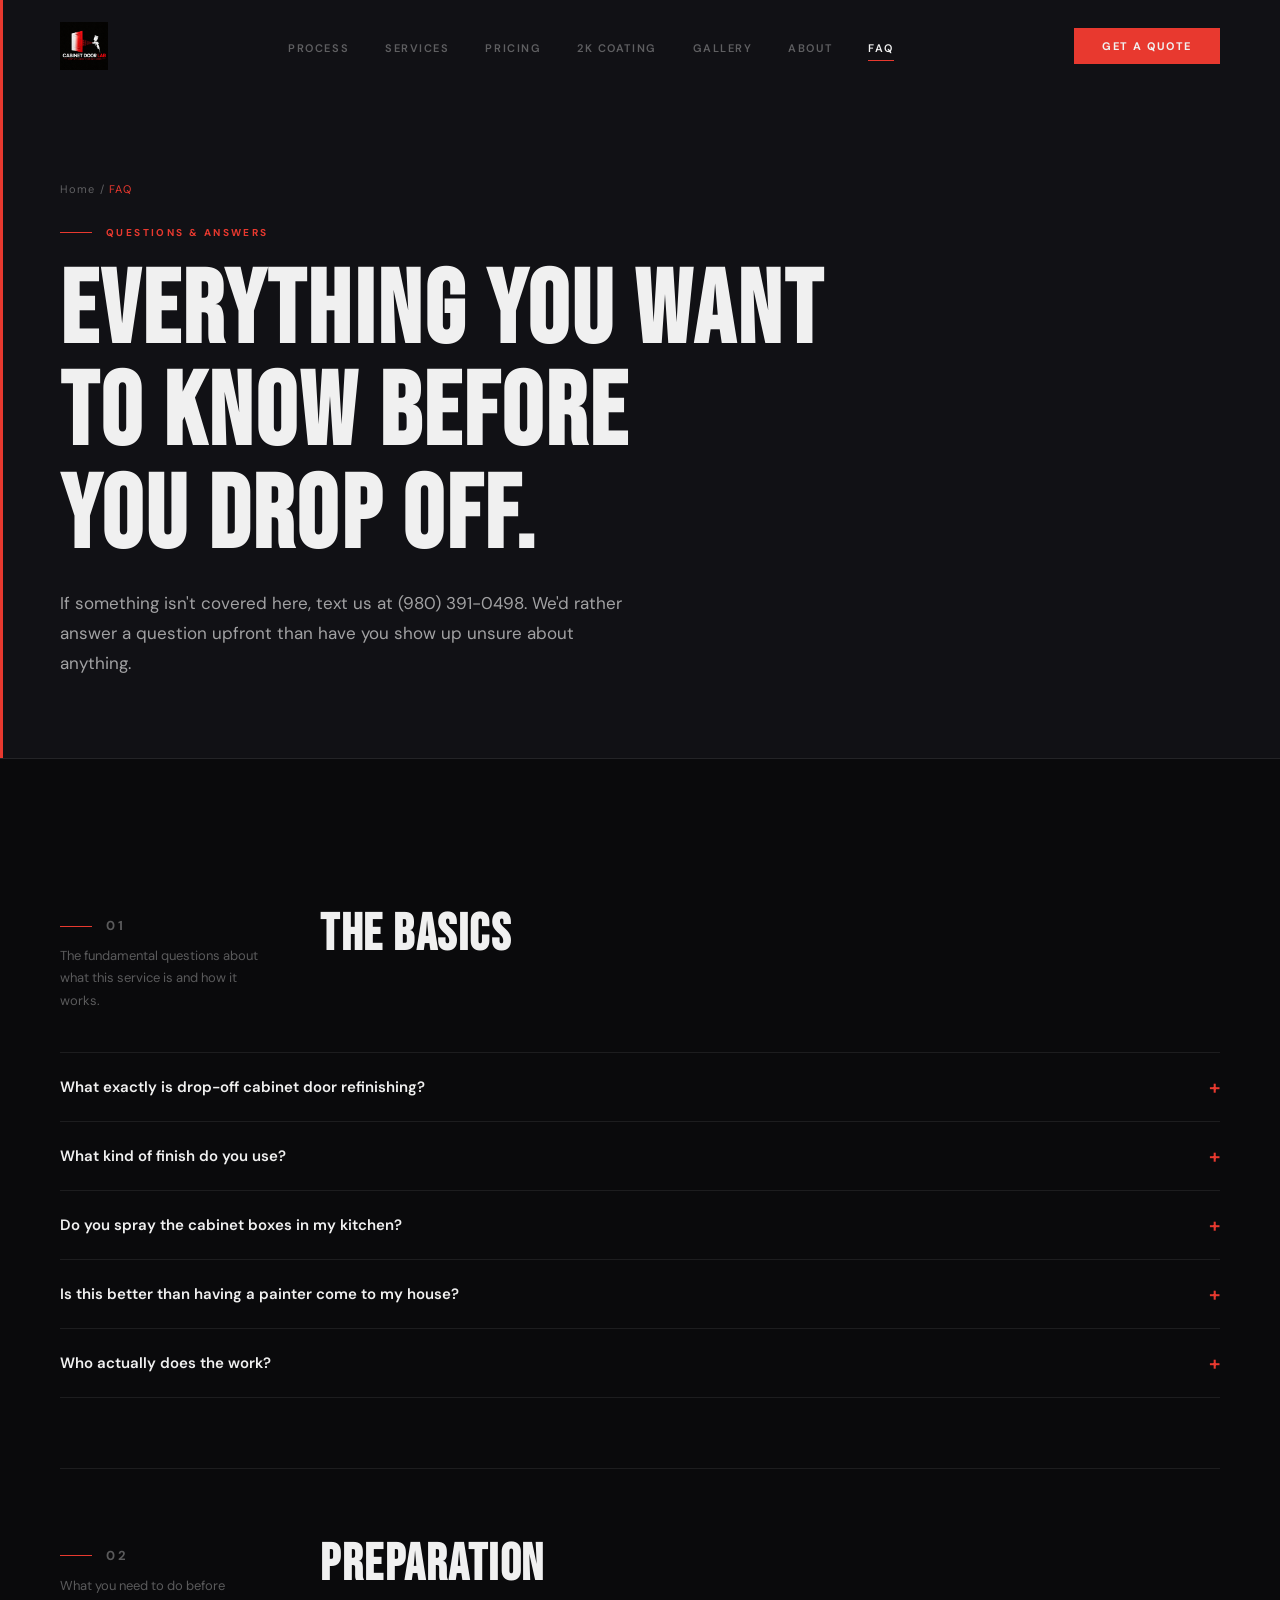
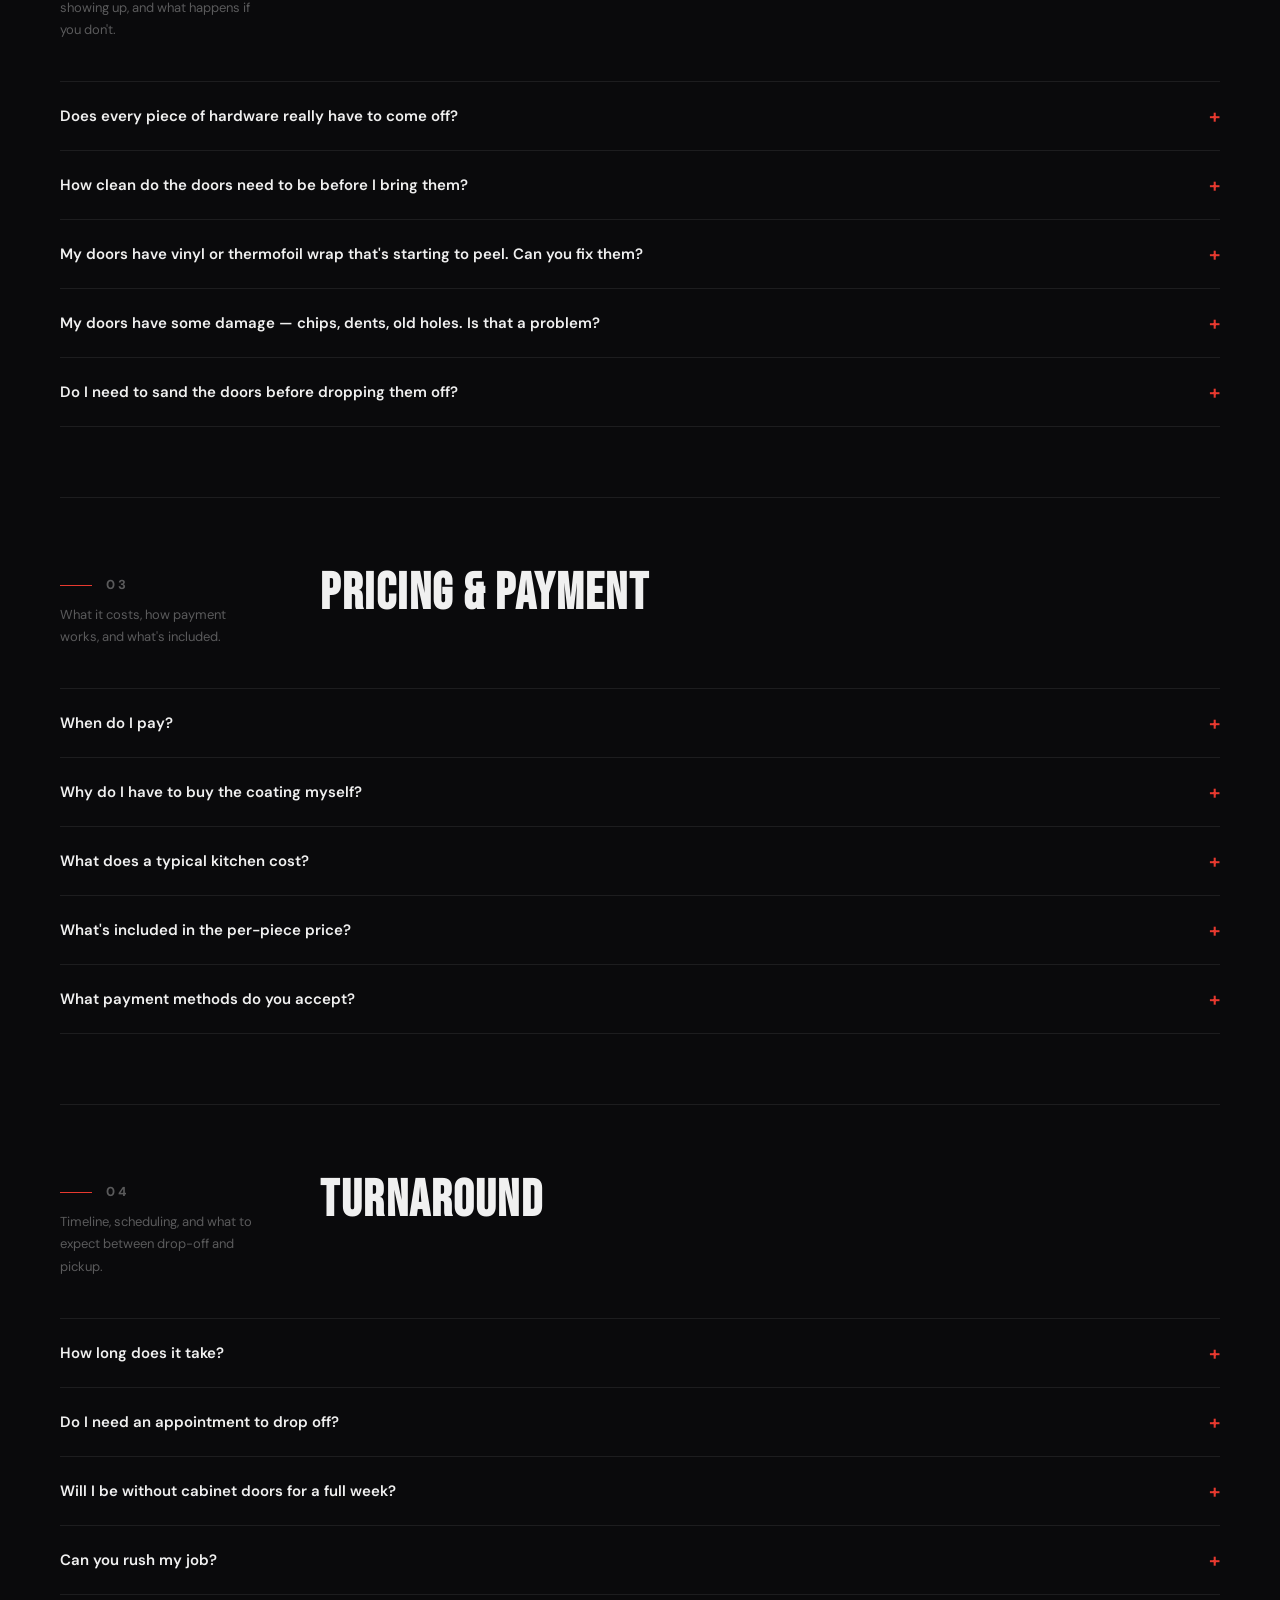
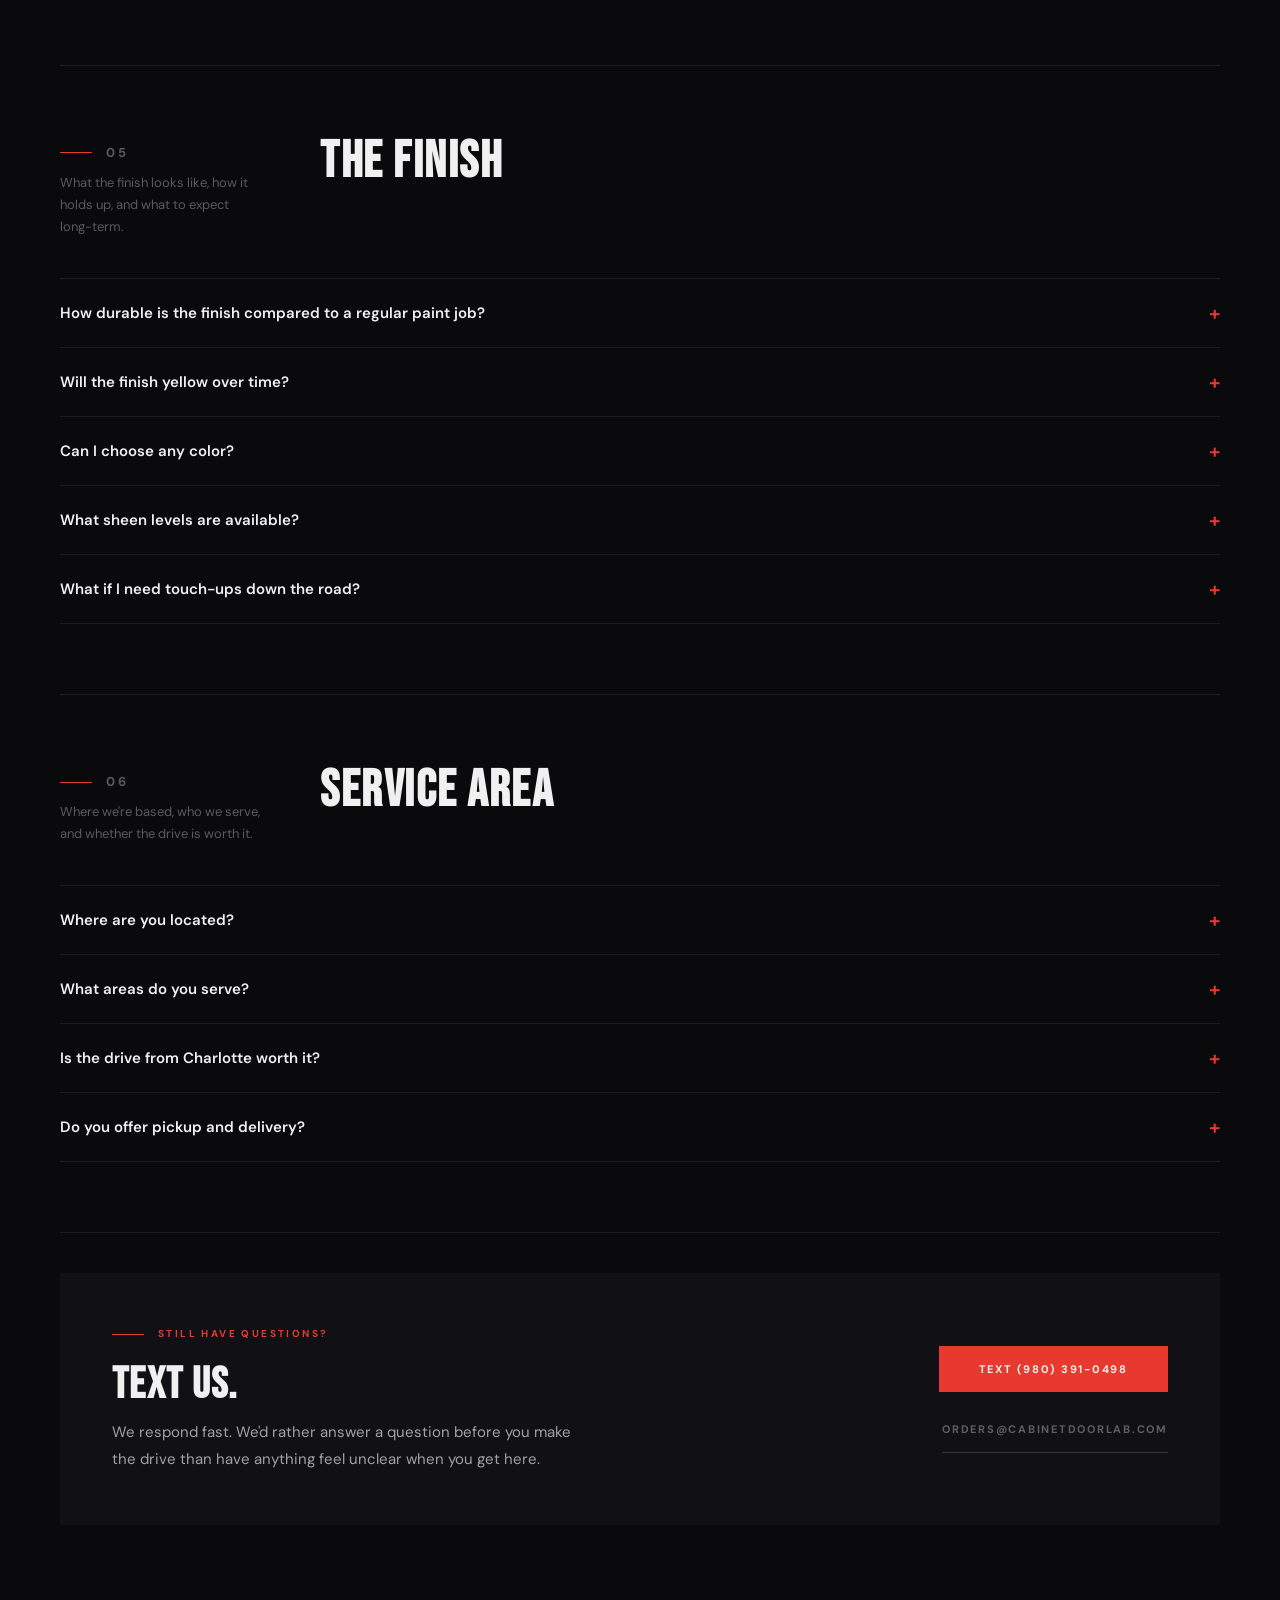
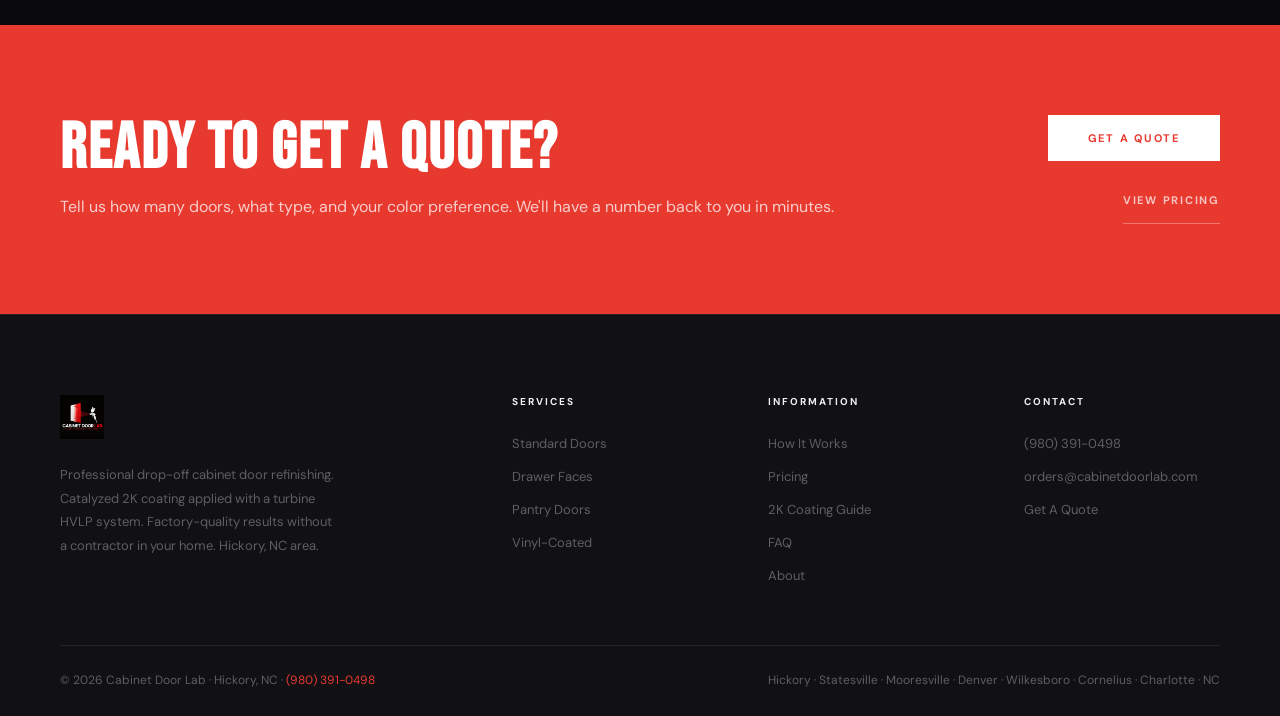
<file: pages/faq.html>
<!DOCTYPE html>
<html lang="en">
<head>
  <meta charset="UTF-8" /><meta name="viewport" content="width=device-width, initial-scale=1.0" />
  <title>FAQ | Cabinet Door Lab | Every Question Answered</title>
  <meta name="description" content="Every question about Cabinet Door Lab's drop-off cabinet door refinishing — process, prep, pricing, coating, turnaround, service area. Hickory NC." />
  <link rel="canonical" href="https://cabinetdoorlab.com/pages/faq.html" />
  <script type="application/ld+json">{"@context":"https://schema.org","@type":"FAQPage","mainEntity":[{"@type":"Question","name":"How does drop-off cabinet door refinishing work?","acceptedAnswer":{"@type":"Answer","text":"You remove all cabinet doors and drawer faces from your kitchen, strip all hardware from each piece, and bring them to our Hickory NC shop along with the 2K coating we specified. We sand, prep, and spray every piece with a professional turbine HVLP system using a catalyzed 2K coating. You pick up about a week later, inspect the work, and pay at pickup."}},{"@type":"Question","name":"How much does cabinet door refinishing cost?","acceptedAnswer":{"@type":"Answer","text":"Standard doors are $80 each, drawer faces are $50, and pantry or oversized doors are $100. Vinyl or thermofoil wrapped surfaces are priced higher due to the additional stripping and prep required. A $15 per piece deep clean add-on applies to heavily contaminated surfaces, assessed at drop-off."}},{"@type":"Question","name":"When do I pay?","acceptedAnswer":{"@type":"Answer","text":"At pickup, after you have inspected the finished work. Nothing is due at drop-off."}},{"@type":"Question","name":"Why do I have to buy the coating myself?","acceptedAnswer":{"@type":"Answer","text":"We don't mark up materials. You purchase the 2K coating directly at retail, know exactly what goes on your doors, and keep the leftover for future touch-ups. We tell you exactly what to buy and how much."}},{"@type":"Question","name":"How long does it take?","acceptedAnswer":{"@type":"Answer","text":"Typical turnaround is approximately one week from drop-off, depending on current workload. We'll give you an honest estimate when you book and reach out when your doors are ready."}}]}</script>
  <link rel="preconnect" href="https://fonts.googleapis.com" />
  <link rel="preconnect" href="https://fonts.gstatic.com" crossorigin />
  <link href="https://fonts.googleapis.com/css2?family=Bebas+Neue&family=DM+Sans:wght@300;400;500;600;700&display=swap" rel="stylesheet" />
  <link rel="stylesheet" href="../css/style.css" />
  <style>
    .faq-category {
      padding: 70px 0;
      border-bottom: 1px solid var(--rule);
    }
    .faq-category:last-of-type { border-bottom: none; }
    .faq-category-header {
      display: grid; grid-template-columns: 200px 1fr;
      gap: 60px; margin-bottom: 0;
    }
    .faq-category-label {
      padding-top: 6px;
    }
    .faq-category-label .section-label { margin-bottom: 8px; }
    .faq-category-label p {
      font-size: 13px; color: var(--white3); line-height: 1.7;
    }
    .faq-list-wrap { border-top: 1px solid var(--rule); margin-top: 40px; }
    @media(max-width:768px){
      .faq-category-header { grid-template-columns: 1fr; gap: 24px; }
    }
  </style>
</head>
<body>

<nav id="nav">
  <div class="nav-inner">
    <a href="../index.html" class="nav-logo"><img src="../images/logo.png" alt="Cabinet Door Lab" /></a>
    <ul class="nav-links">
      <li><a href="how-it-works.html">Process</a></li>
      <li><a href="services.html">Services</a></li>
      <li><a href="pricing.html">Pricing</a></li>
      <li><a href="coating-guide.html">2K Coating</a></li>
      <li><a href="gallery.html">Gallery</a></li>
      <li><a href="about.html">About</a></li>
      <li><a href="faq.html" class="active">FAQ</a></li>
    </ul>
    <a href="contact.html" class="nav-cta-btn">Get A Quote</a>
    <div class="nav-hamburger"><span></span><span></span><span></span></div>
  </div>
</nav>

<div class="page-hero">
  <div class="wrap">
    <p class="breadcrumb"><a href="../index.html">Home</a> / <span>FAQ</span></p>
    <p class="section-label">Questions &amp; Answers</p>
    <h1>Everything You Want<br />To Know Before<br />You Drop Off.</h1>
    <p class="lead">If something isn't covered here, text us at (980) 391-0498. We'd rather answer a question upfront than have you show up unsure about anything.</p>
  </div>
</div>

<section style="background:var(--black);">
  <div class="wrap" style="padding-top:80px;padding-bottom:100px;">

    <!-- THE BASICS -->
    <div class="faq-category reveal">
      <div class="faq-category-header">
        <div class="faq-category-label">
          <p class="section-label">01</p>
          <p>The fundamental questions about what this service is and how it works.</p>
        </div>
        <div>
          <h2 style="margin-bottom:0;font-size:clamp(32px,4vw,52px);">The Basics</h2>
        </div>
      </div>
      <div class="faq-list-wrap">
        <div class="faq-item">
          <button class="faq-q">What exactly is drop-off cabinet door refinishing? <span class="faq-icon">+</span></button>
          <div class="faq-a">It's a refinishing service where you handle the removal and transportation, and we handle the finishing. You take your cabinet doors and drawer faces off, strip all hardware, and bring them to our shop in Hickory NC along with the 2K coating we specify. We sand, prep, and spray every piece with a professional turbine HVLP system. You pick them up about a week later, inspect the work, and pay at pickup. No contractor in your home. No overspray in your kitchen. No scheduling around your household for days while someone brushes latex on your cabinets.</div>
        </div>
        <div class="faq-item">
          <button class="faq-q">What kind of finish do you use? <span class="faq-icon">+</span></button>
          <div class="faq-a">We spray a catalyzed 2K polyurethane coating — a two-component system where a base and hardener are mixed immediately before application and cure by chemical reaction rather than evaporation. The result is a film significantly harder and more durable than any single-component paint. It resists moisture, grease, scratching, and cleaning products at a level that latex or oil-based cabinet paint simply cannot match. This is the same class of coating used in production cabinet factories. See our <a href="coating-guide.html" style="color:var(--red);">2K Coating Guide</a> for the full breakdown.</div>
        </div>
        <div class="faq-item">
          <button class="faq-q">Do you spray the cabinet boxes in my kitchen? <span class="faq-icon">+</span></button>
          <div class="faq-a">No. We only refinish the door panels and drawer faces you bring to us. The cabinet boxes stay in your kitchen throughout the entire process. Most customers find the boxes look fine once the doors come back finished — the doors are what you see. If you want the boxes sprayed, that's in-home work we don't offer.</div>
        </div>
        <div class="faq-item">
          <button class="faq-q">Is this better than having a painter come to my house? <span class="faq-icon">+</span></button>
          <div class="faq-a">For the finish quality, yes — significantly. In-home cabinet painters brush or roll latex paint. The finish looks painted because it is. We spray a catalyzed 2K coating through a professional HVLP system in a controlled shop environment. The result is flat, smooth, and hard in a way that brush application cannot produce regardless of how skilled the painter is. On top of that, there's no mess in your home, no fumes in your kitchen, and no contractor access to your house for multiple days. You also pay considerably less for a better result.</div>
        </div>
        <div class="faq-item">
          <button class="faq-q">Who actually does the work? <span class="faq-icon">+</span></button>
          <div class="faq-a">One person. The same person who answers your texts, assesses your doors at drop-off, does the sanding and prep, sprays the coating, and hands the doors back to you at pickup. There's no crew, no subcontractor, no variance in who's working on your job. Cabinet Door Lab is a single-operator shop run by a finisher with years of construction and fine finish background. See the <a href="about.html" style="color:var(--red);">About page</a> for the full story.</div>
        </div>
      </div>
    </div>

    <!-- PREP -->
    <div class="faq-category reveal">
      <div class="faq-category-header">
        <div class="faq-category-label">
          <p class="section-label">02</p>
          <p>What you need to do before showing up, and what happens if you don't.</p>
        </div>
        <div>
          <h2 style="margin-bottom:0;font-size:clamp(32px,4vw,52px);">Preparation</h2>
        </div>
      </div>
      <div class="faq-list-wrap">
        <div class="faq-item">
          <button class="faq-q">Does every piece of hardware really have to come off? <span class="faq-icon">+</span></button>
          <div class="faq-a">Yes. Every hinge, pull, knob, handle, and glass insert must be removed before drop-off — no exceptions. We cannot spray over hardware. A door that arrives with hinges still attached will either be returned or have a removal charge added. This is the one non-negotiable requirement on your end, and it's a reasonable one. The hardware removal is straightforward with a basic screwdriver and takes most people an hour or two for a full kitchen.</div>
        </div>
        <div class="faq-item">
          <button class="faq-q">How clean do the doors need to be before I bring them? <span class="faq-icon">+</span></button>
          <div class="faq-a">A basic wipe-down is all we ask — loose dust and light surface debris removed. You don't need to scrub them, sand them, or do anything beyond getting the obvious surface dirt off. We handle the real prep. The only exception is heavy grease or kitchen exhaust contamination that goes well beyond normal use — if that's present on some pieces, a $15 per piece deep clean add-on may apply, assessed when you drop off. We'll tell you which pieces qualify before any work begins.</div>
        </div>
        <div class="faq-item">
          <button class="faq-q">My doors have vinyl or thermofoil wrap that's starting to peel. Can you fix them? <span class="faq-icon">+</span></button>
          <div class="faq-a">Yes. Vinyl and thermofoil-wrapped doors are handled under our vinyl-coated pricing tier. We strip the existing wrap completely, seal the MDF core underneath, apply primer, and spray with the same 2K catalyzed coating. The result is a permanent, hard finish that won't peel again. Don't try to remove the wrap yourself before bringing them — we strip it as part of our process. Tell us upfront when you book that you have vinyl-wrapped pieces so we quote the correct tier.</div>
        </div>
        <div class="faq-item">
          <button class="faq-q">My doors have some damage — chips, dents, old holes. Is that a problem? <span class="faq-icon">+</span></button>
          <div class="faq-a">Minor surface issues we can address in prep. Significant damage — deep gouges, broken joints, major corner chips — should be mentioned when you contact us so we can discuss what's realistic before you make the drive. We assess everything at drop-off and let you know what we can address and what's beyond the scope of a refinishing job.</div>
        </div>
        <div class="faq-item">
          <button class="faq-q">Do I need to sand the doors before dropping them off? <span class="faq-icon">+</span></button>
          <div class="faq-a">No. Please don't. We sand everything as part of our process, and we sand to a specific preparation standard that creates the right surface profile for the coating to bond to. Random sanding before drop-off can actually complicate prep. Wipe them down, remove the hardware, and let us handle the rest.</div>
        </div>
      </div>
    </div>

    <!-- PRICING -->
    <div class="faq-category reveal">
      <div class="faq-category-header">
        <div class="faq-category-label">
          <p class="section-label">03</p>
          <p>What it costs, how payment works, and what's included.</p>
        </div>
        <div>
          <h2 style="margin-bottom:0;font-size:clamp(32px,4vw,52px);">Pricing &amp; Payment</h2>
        </div>
      </div>
      <div class="faq-list-wrap">
        <div class="faq-item">
          <button class="faq-q">When do I pay? <span class="faq-icon">+</span></button>
          <div class="faq-a">At pickup, after you've inspected the finished work. Nothing is due at drop-off. We don't take deposits. You pay when you see the doors and you're satisfied with the result. That's how a shop that stands behind its work operates.</div>
        </div>
        <div class="faq-item">
          <button class="faq-q">Why do I have to buy the coating myself? <span class="faq-icon">+</span></button>
          <div class="faq-a">Because we don't mark up materials. Most contractors buy product at a discount and charge you two or three times that cost — buried in a total that makes the real breakdown impossible to see. We don't do that. You purchase the 2K coating directly at retail. You know exactly what went on your doors. You keep the leftovers for touch-ups years from now. We earn our money on the craftsmanship and the expertise, not on a materials margin. We tell you exactly what to buy and how much — you just pick it up from a paint supply store.</div>
        </div>
        <div class="faq-item">
          <button class="faq-q">What does a typical kitchen cost? <span class="faq-icon">+</span></button>
          <div class="faq-a">A fairly common kitchen — 10 standard doors and 6 drawer faces — runs $80 × 10 + $50 × 6 = $1,100 in labor. Add your coating cost, typically $150 to $300 depending on quantity and color. Total out-of-pocket for a full kitchen refinish: approximately $1,300 to $1,400 for results that look factory-new and hold up for a decade or more. Compare that to $1,500 to $4,000 for an in-home painter using latex, or $5,000 to $20,000+ for cabinet replacement.</div>
        </div>
        <div class="faq-item">
          <button class="faq-q">What's included in the per-piece price? <span class="faq-icon">+</span></button>
          <div class="faq-a">Everything except the coating itself. Full sanding, surface prep, tack cleaning, primer where required, HVLP spray application with multiple coats at proper film build, flash time between coats, full cure time before release, and a pre-release inspection of every piece. The only thing not in that price is the coating material — which you buy direct at retail with no markup from us.</div>
        </div>
        <div class="faq-item">
          <button class="faq-q">What payment methods do you accept? <span class="faq-icon">+</span></button>
          <div class="faq-a">Cash, check, Venmo, Zelle, and most major cards. We'll confirm preferred method when you book. No payment is required until pickup — whatever method works best for you at that point.</div>
        </div>
      </div>
    </div>

    <!-- TURNAROUND -->
    <div class="faq-category reveal">
      <div class="faq-category-header">
        <div class="faq-category-label">
          <p class="section-label">04</p>
          <p>Timeline, scheduling, and what to expect between drop-off and pickup.</p>
        </div>
        <div>
          <h2 style="margin-bottom:0;font-size:clamp(32px,4vw,52px);">Turnaround</h2>
        </div>
      </div>
      <div class="faq-list-wrap">
        <div class="faq-item">
          <button class="faq-q">How long does it take? <span class="faq-icon">+</span></button>
          <div class="faq-a">Typical turnaround is approximately one week from drop-off. The exact timeline depends on current workload and the size of your job. We'll give you an honest estimate when you book — not a best-case number designed to get your business. When your doors are ready, we reach out. You don't need to follow up to check on the status.</div>
        </div>
        <div class="faq-item">
          <button class="faq-q">Do I need an appointment to drop off? <span class="faq-icon">+</span></button>
          <div class="faq-a">Yes. Text or email us first to confirm we have capacity and get your drop-off scheduled. Don't show up unannounced with a full kitchen's worth of doors — we may not be able to take them in that day. A quick text before you come ensures everything is ready on our end and your job gets logged properly when you arrive.</div>
        </div>
        <div class="faq-item">
          <button class="faq-q">Will I be without cabinet doors for a full week? <span class="faq-icon">+</span></button>
          <div class="faq-a">Yes. For approximately one week, your cabinet boxes will be open with no doors attached. Most people find this more manageable than they expected — the boxes are still fully functional for storage, just without the fronts. It's a temporary inconvenience in exchange for a permanent upgrade to your kitchen. Plan for it and it's not a problem.</div>
        </div>
        <div class="faq-item">
          <button class="faq-q">Can you rush my job? <span class="faq-icon">+</span></button>
          <div class="faq-a">Not in a way that matters. The timeline is mostly determined by chemistry, not labor hours. 2K coatings require proper cure time to reach the hardness they're rated for. Rushing the cure means releasing soft doors — which means a finish that scratches, marks, and wears prematurely. We don't cut that corner. If you have a hard deadline, tell us when you book and we'll be honest about whether the timing works.</div>
        </div>
      </div>
    </div>

    <!-- THE FINISH -->
    <div class="faq-category reveal">
      <div class="faq-category-header">
        <div class="faq-category-label">
          <p class="section-label">05</p>
          <p>What the finish looks like, how it holds up, and what to expect long-term.</p>
        </div>
        <div>
          <h2 style="margin-bottom:0;font-size:clamp(32px,4vw,52px);">The Finish</h2>
        </div>
      </div>
      <div class="faq-list-wrap">
        <div class="faq-item">
          <button class="faq-q">How durable is the finish compared to a regular paint job? <span class="faq-icon">+</span></button>
          <div class="faq-a">Significantly more durable. A properly applied 2K catalyzed coating achieves a hardness level — comparable to automotive clear coat — that latex paint cannot reach regardless of how many coats are applied. It resists scratching, marring, moisture, grease, and cleaning products at a level latex simply cannot match. In a busy kitchen, the best latex cabinet paints typically show noticeable wear within two to five years. A 2K finish, properly applied, should hold up for 10 to 20+ years under the same conditions.</div>
        </div>
        <div class="faq-item">
          <button class="faq-q">Will the finish yellow over time? <span class="faq-icon">+</span></button>
          <div class="faq-a">Significantly less than oil-based paints, which yellow noticeably within a few years — especially on white or light colors. 2K polyurethane is among the more color-stable coating types available for cabinetry. Some yellowing can occur over a very long period in high-UV environments, but it's minimal compared to any oil-based alternative and better than most latex options in kitchen conditions.</div>
        </div>
        <div class="faq-item">
          <button class="faq-q">Can I choose any color? <span class="faq-icon">+</span></button>
          <div class="faq-a">Yes. The 2K coating can be tinted to a wide range of colors. Most customers choose white, off-white, or soft neutrals — the standard choices for a kitchen refresh that holds up long-term. If you have a specific color in mind, tell us when you get your quote. If you have a color code from another paint system, bring that to the paint supplier when you purchase the coating and ask them to match it in the 2K base.</div>
        </div>
        <div class="faq-item">
          <button class="faq-q">What sheen levels are available? <span class="faq-icon">+</span></button>
          <div class="faq-a">Matte, satin, semi-gloss, and gloss depending on the product line. Satin is the most popular choice for kitchen cabinets — easy to clean, doesn't show fingerprints badly, clean and professional without being flashy. We'll confirm available sheens when we specify your coating.</div>
        </div>
        <div class="faq-item">
          <button class="faq-q">What if I need touch-ups down the road? <span class="faq-icon">+</span></button>
          <div class="faq-a">That's one of the advantages of you owning the coating. The leftover 2K material from your job is an exact match to the finish on your doors. Store it properly — sealed, away from temperature extremes — and it will be usable for touch-ups for an extended period. We'll give you guidance on storage and shelf life when you pick up.</div>
        </div>
      </div>
    </div>

    <!-- SERVICE AREA -->
    <div class="faq-category reveal">
      <div class="faq-category-header">
        <div class="faq-category-label">
          <p class="section-label">06</p>
          <p>Where we're based, who we serve, and whether the drive is worth it.</p>
        </div>
        <div>
          <h2 style="margin-bottom:0;font-size:clamp(32px,4vw,52px);">Service Area</h2>
        </div>
      </div>
      <div class="faq-list-wrap">
        <div class="faq-item">
          <button class="faq-q">Where are you located? <span class="faq-icon">+</span></button>
          <div class="faq-a">We're based in Hickory, NC. We'll give you the exact drop-off address when you book — text or email us to get started. Don't show up without confirming first.</div>
        </div>
        <div class="faq-item">
          <button class="faq-q">What areas do you serve? <span class="faq-icon">+</span></button>
          <div class="faq-a">Customers drop off from Hickory, Statesville, Mooresville, Denver, Wilkesboro, Cornelius, Charlotte, and surrounding areas throughout the western Piedmont and Lake Norman corridor. The service is drop-off — as long as you can make the drive to our Hickory shop, we can work with you. If you're not sure whether you're in range, text us your location.</div>
        </div>
        <div class="faq-item">
          <button class="faq-q">Is the drive from Charlotte worth it? <span class="faq-icon">+</span></button>
          <div class="faq-a">For most Charlotte customers, yes. In-home cabinet painters in Charlotte run $1,500 to $4,000 or more for a typical kitchen using brush-and-roll latex. The drive to Hickory and back — two trips, one to drop off and one to pick up — takes considerably less time than coordinating a contractor in your home for multiple days. And the finish you pick up is a catalyzed 2K spray job that will outlast the latex alternative by a decade. Most people who make the drive once say they'd do it again without hesitation.</div>
        </div>
        <div class="faq-item">
          <button class="faq-q">Do you offer pickup and delivery? <span class="faq-icon">+</span></button>
          <div class="faq-a">Not at this time. The drop-off model is intentional — it keeps our pricing competitive and lets us focus entirely on the finishing work rather than logistics. You handle transport. We handle the finishing. That division of labor is what makes the pricing work.</div>
        </div>
      </div>
    </div>

    <!-- BOTTOM CTA -->
    <div style="background:var(--surface);padding:52px;margin-top:40px;" class="reveal">
      <div style="display:grid;grid-template-columns:1fr auto;gap:40px;align-items:center;flex-wrap:wrap;">
        <div>
          <p class="section-label">Still Have Questions?</p>
          <h2 style="font-size:clamp(28px,3.5vw,44px);margin-bottom:12px;">Text Us.</h2>
          <p style="max-width:480px;margin:0;">We respond fast. We'd rather answer a question before you make the drive than have anything feel unclear when you get here.</p>
        </div>
        <div style="display:flex;flex-direction:column;gap:14px;align-items:flex-end;">
          <a href="sms:+19803910498" class="btn-primary">Text (980) 391-0498</a>
          <a href="mailto:orders@cabinetdoorlab.com" class="btn-ghost" style="display:inline-block;">orders@cabinetdoorlab.com</a>
        </div>
      </div>
    </div>

  </div>
</section>

<div class="cta-band">
  <div class="wrap">
    <div class="cta-band-inner">
      <div>
        <h2>Ready To Get A Quote?</h2>
        <p>Tell us how many doors, what type, and your color preference. We'll have a number back to you in minutes.</p>
      </div>
      <div class="cta-band-actions">
        <a href="contact.html" class="btn-white">Get A Quote</a>
        <a href="pricing.html" class="btn-ghost-white">View Pricing</a>
      </div>
    </div>
  </div>
</div>

<footer>
  <div class="wrap">
    <div class="footer-grid">
      <div>
        <img src="../images/logo.png" alt="Cabinet Door Lab" class="footer-logo-img" />
        <p class="footer-desc">Professional drop-off cabinet door refinishing. Catalyzed 2K coating applied with a turbine HVLP system. Factory-quality results without a contractor in your home. Hickory, NC area.</p>
      </div>
      <div class="footer-col"><h5>Services</h5><ul class="footer-links"><li><a href="services.html#standard">Standard Doors</a></li><li><a href="services.html#drawers">Drawer Faces</a></li><li><a href="services.html#oversized">Pantry Doors</a></li><li><a href="services.html#vinyl">Vinyl-Coated</a></li></ul></div>
      <div class="footer-col"><h5>Information</h5><ul class="footer-links"><li><a href="how-it-works.html">How It Works</a></li><li><a href="pricing.html">Pricing</a></li><li><a href="coating-guide.html">2K Coating Guide</a></li><li><a href="faq.html">FAQ</a></li><li><a href="about.html">About</a></li></ul></div>
      <div class="footer-col"><h5>Contact</h5><ul class="footer-links"><li><a href="sms:+19803910498">(980) 391-0498</a></li><li><a href="mailto:orders@cabinetdoorlab.com">orders@cabinetdoorlab.com</a></li><li><a href="contact.html">Get A Quote</a></li></ul></div>
    </div>
    <div class="footer-bottom">
      <p>&copy; 2026 Cabinet Door Lab &middot; Hickory, NC &middot; <a href="sms:+19803910498" style="color:var(--red);">(980) 391-0498</a></p>
      <p class="footer-cities">Hickory &middot; Statesville &middot; Mooresville &middot; Denver &middot; Wilkesboro &middot; Cornelius &middot; Charlotte &middot; NC</p>
    </div>
  </div>
</footer>

<script src="../js/main.js"></script>
</body>
</html>
</file>
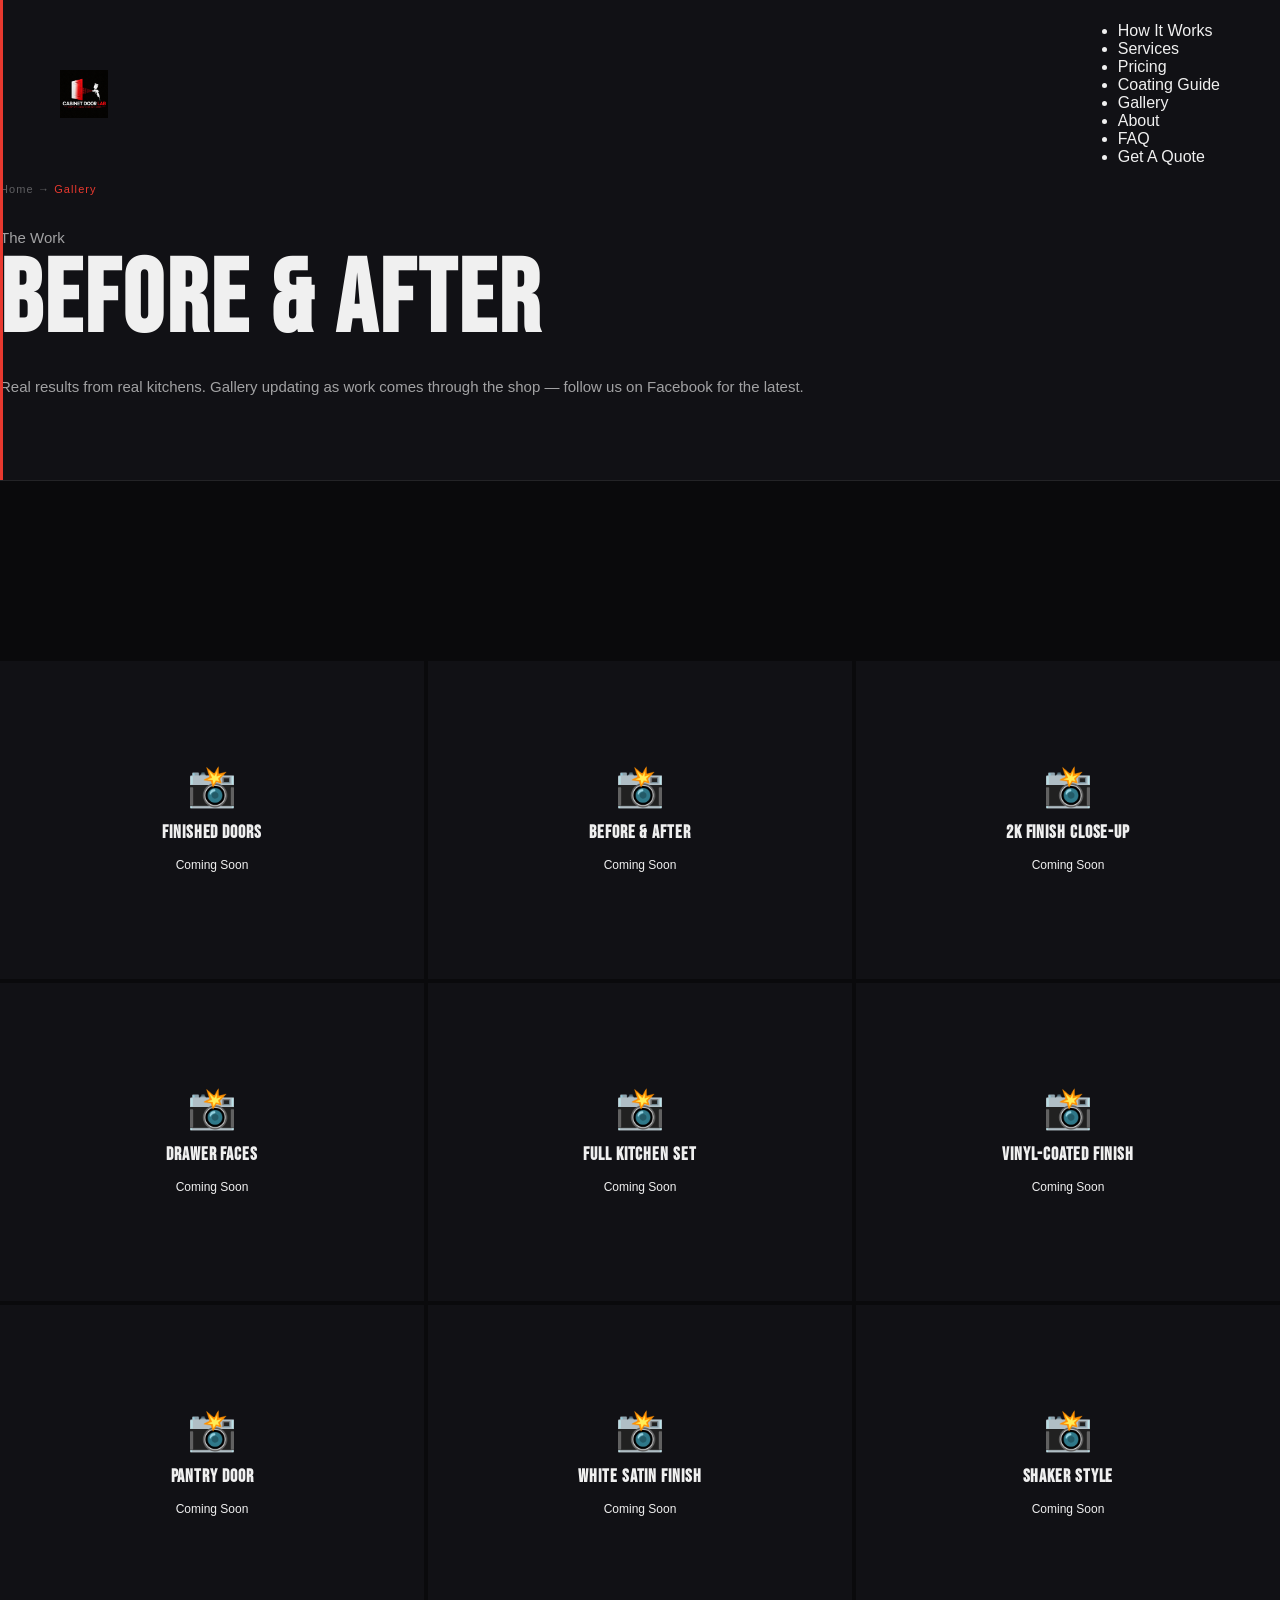
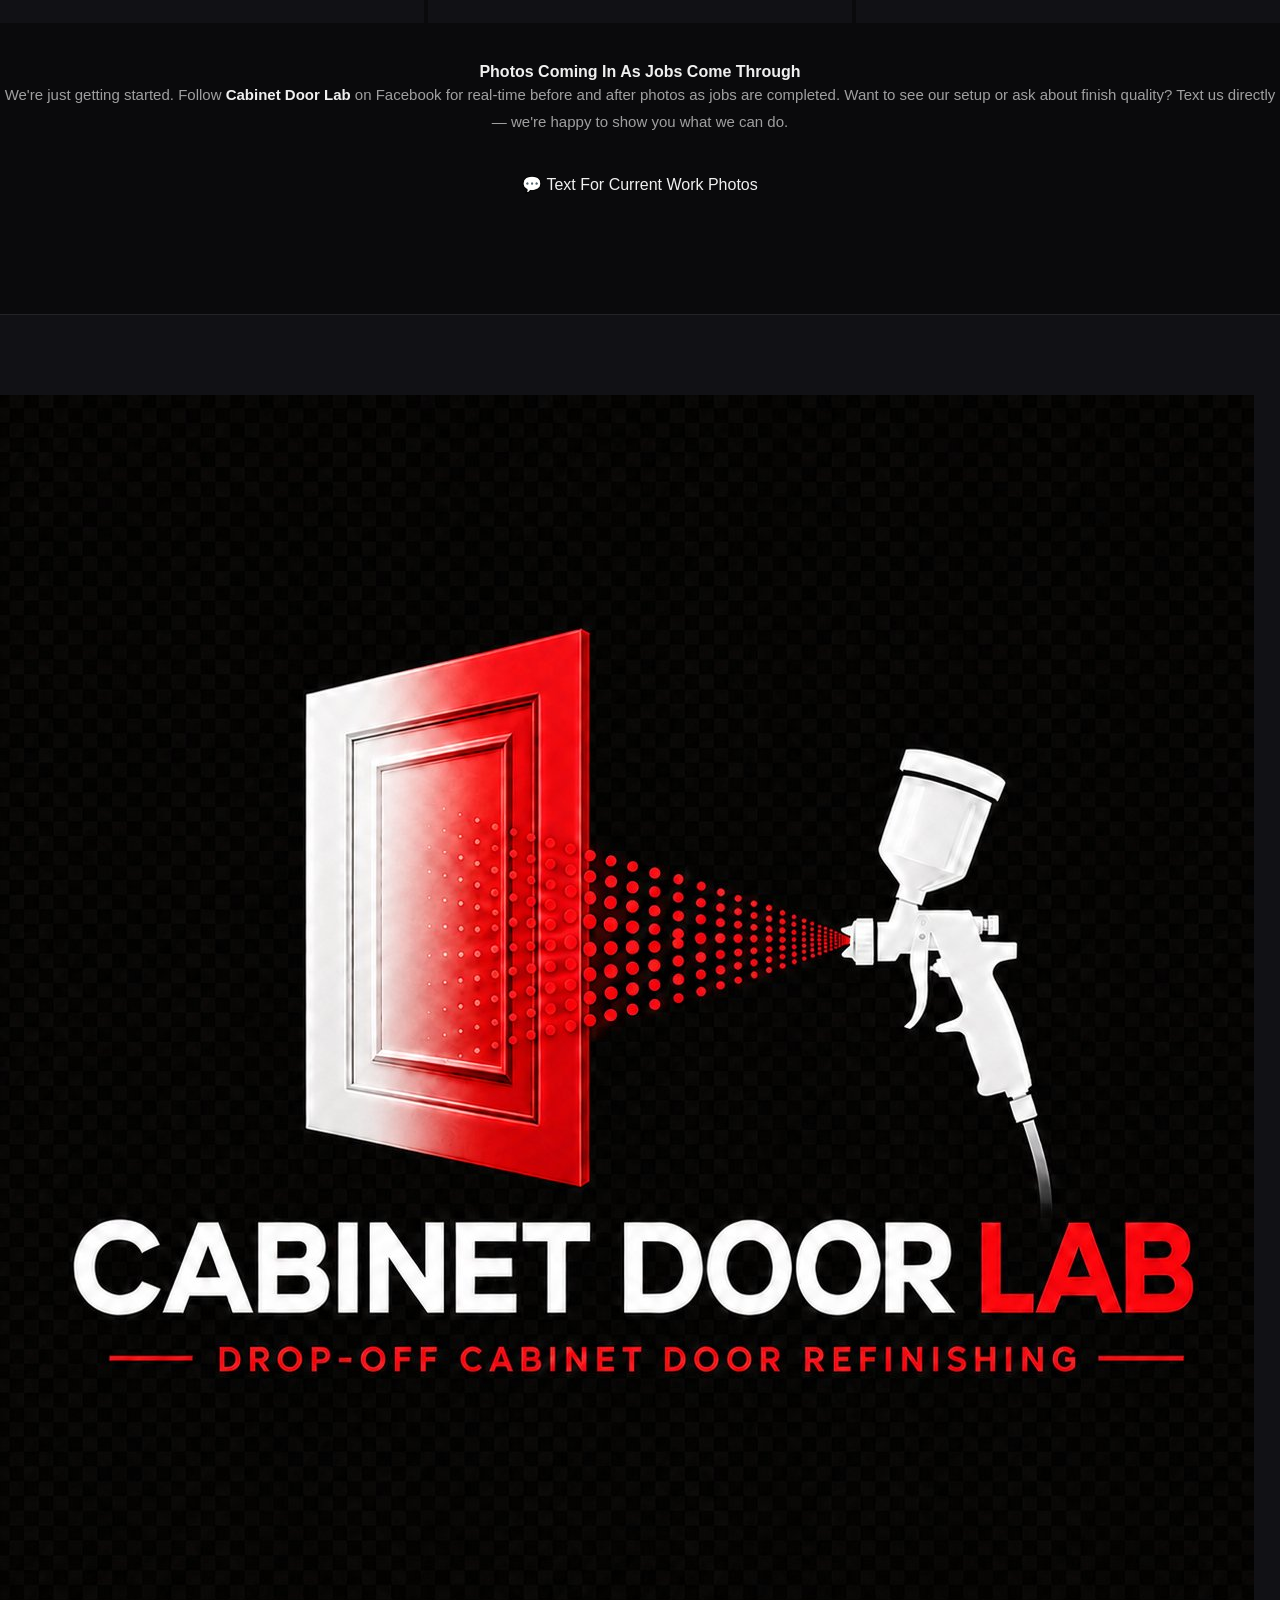
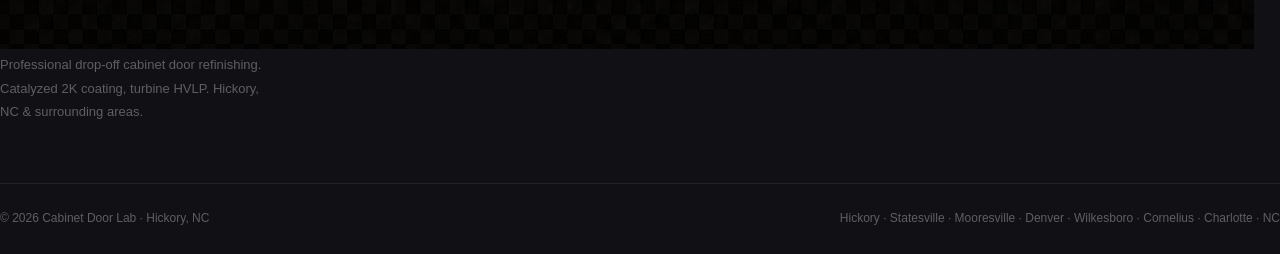
<file: pages/gallery.html>
<!DOCTYPE html>
<html lang="en">
<head>
  <meta charset="UTF-8" /><meta name="viewport" content="width=device-width, initial-scale=1.0" />
  <title>Gallery | Cabinet Door Lab | Before & After Cabinet Refinishing Photos</title>
  <meta name="description" content="Before and after photos of cabinet door refinishing by Cabinet Door Lab. Professional 2K spray finish results in Hickory, NC area." />
  <link rel="canonical" href="https://cabinetdoorlab.com/pages/gallery.html" />
  <link rel="preconnect" href="https://fonts.googleapis.com" /><link rel="preconnect" href="https://fonts.gstatic.com" crossorigin />
  <link href="https://fonts.googleapis.com/css2?family=Bebas+Neue&family=Inter:wght@300;400;500;600;700&display=swap" rel="stylesheet" />
  <link rel="stylesheet" href="../css/style.css" />
  <style>
    .gallery-grid {
      display:grid; grid-template-columns:repeat(3,1fr); gap:4px; margin-top:60px;
    }
    .gallery-item {
      aspect-ratio:4/3; background:var(--surface2);
      display:flex; align-items:center; justify-content:center;
      overflow:hidden; position:relative; cursor:pointer;
      border:1px solid var(--border);
    }
    .gallery-item img {
      width:100%; height:100%; object-fit:cover;
      transition:transform 0.5s ease, filter 0.4s ease;
      filter:saturate(0.85);
    }
    .gallery-item:hover img { transform:scale(1.05); filter:saturate(1.1); }
    .gallery-overlay {
      position:absolute; inset:0;
      background:linear-gradient(to top, rgba(0,0,0,0.6) 0%, transparent 60%);
      opacity:0; transition:opacity 0.3s;
      display:flex; align-items:flex-end; padding:20px;
    }
    .gallery-item:hover .gallery-overlay { opacity:1; }
    .gallery-overlay p { font-size:13px; font-weight:600; color:var(--white); margin:0; }
    .placeholder {
      display:flex; flex-direction:column; align-items:center; gap:12px;
      color:var(--muted); text-align:center; padding:30px;
    }
    .placeholder .ph-icon { font-size:40px; }
    .placeholder h4 { font-family:'Bebas Neue',sans-serif; font-size:18px; letter-spacing:0.05em; color:var(--muted2); }
    .placeholder p { font-size:12px; color:var(--muted); margin:0; }
    .gallery-coming { background:var(--surface); border:2px dashed var(--border); }
    @media(max-width:768px){ .gallery-grid { grid-template-columns:repeat(2,1fr); } }
  </style>
</head>
<body>
<nav id="nav">
  <div class="nav-inner">
    <a href="../index.html" class="nav-logo"><img src="../images/logo.png" alt="Cabinet Door Lab" /></a>
    <ul class="nav-menu">
      <li><a href="how-it-works.html">How It Works</a></li>
      <li><a href="services.html">Services</a></li>
      <li><a href="pricing.html">Pricing</a></li>
      <li><a href="coating-guide.html">Coating Guide</a></li>
      <li><a href="gallery.html" class="active">Gallery</a></li>
      <li><a href="about.html">About</a></li>
      <li><a href="faq.html">FAQ</a></li>
      <li><a href="contact.html" class="nav-cta">Get A Quote</a></li>
    </ul>
    <div class="nav-hamburger"><span></span><span></span><span></span></div>
  </div>
</nav>

<div class="page-hero">
  <div class="container page-hero-content">
    <p class="breadcrumb"><a href="../index.html">Home</a> → <span>Gallery</span></p>
    <p class="label">The Work</p>
    <h1>Before &amp; After</h1>
    <p>Real results from real kitchens. Gallery updating as work comes through the shop — follow us on Facebook for the latest.</p>
  </div>
</div>

<section class="section" style="background:var(--black);">
  <div class="container">
    <div class="gallery-grid reveal">
      <div class="gallery-item gallery-coming"><div class="placeholder"><span class="ph-icon">📸</span><h4>Finished Doors</h4><p>Coming Soon</p></div></div>
      <div class="gallery-item gallery-coming"><div class="placeholder"><span class="ph-icon">📸</span><h4>Before &amp; After</h4><p>Coming Soon</p></div></div>
      <div class="gallery-item gallery-coming"><div class="placeholder"><span class="ph-icon">📸</span><h4>2K Finish Close-Up</h4><p>Coming Soon</p></div></div>
      <div class="gallery-item gallery-coming"><div class="placeholder"><span class="ph-icon">📸</span><h4>Drawer Faces</h4><p>Coming Soon</p></div></div>
      <div class="gallery-item gallery-coming"><div class="placeholder"><span class="ph-icon">📸</span><h4>Full Kitchen Set</h4><p>Coming Soon</p></div></div>
      <div class="gallery-item gallery-coming"><div class="placeholder"><span class="ph-icon">📸</span><h4>Vinyl-Coated Finish</h4><p>Coming Soon</p></div></div>
      <div class="gallery-item gallery-coming"><div class="placeholder"><span class="ph-icon">📸</span><h4>Pantry Door</h4><p>Coming Soon</p></div></div>
      <div class="gallery-item gallery-coming"><div class="placeholder"><span class="ph-icon">📸</span><h4>White Satin Finish</h4><p>Coming Soon</p></div></div>
      <div class="gallery-item gallery-coming"><div class="placeholder"><span class="ph-icon">📸</span><h4>Shaker Style</h4><p>Coming Soon</p></div></div>
    </div>
    <div class="highlight-box" style="margin-top:40px;text-align:center;" class="reveal">
      <h4>Photos Coming In As Jobs Come Through</h4>
      <p>We're just getting started. Follow <strong>Cabinet Door Lab</strong> on Facebook for real-time before and after photos as jobs are completed. Want to see our setup or ask about finish quality? Text us directly — we're happy to show you what we can do.</p>
    </div>
    <div style="text-align:center;margin-top:40px;" class="reveal">
      <a href="sms:+19803910498" class="btn btn-red">💬 Text For Current Work Photos</a>
    </div>
  </div>
</section>

<footer>
  <div class="container">
    <div class="footer-grid">
      <div class="footer-logo"><img src="../images/logo.png" alt="Cabinet Door Lab" /><p class="footer-desc">Professional drop-off cabinet door refinishing. Catalyzed 2K coating, turbine HVLP. Hickory, NC &amp; surrounding areas.</p></div>
      <div class="footer-col"><h5>Services</h5><ul class="footer-links"><li><a href="services.html#standard">Standard Doors</a></li><li><a href="services.html#drawers">Drawer Faces</a></li><li><a href="services.html#oversized">Pantry Doors</a></li><li><a href="services.html#vinyl">Vinyl-Coated</a></li></ul></div>
      <div class="footer-col"><h5>Information</h5><ul class="footer-links"><li><a href="how-it-works.html">How It Works</a></li><li><a href="pricing.html">Pricing</a></li><li><a href="coating-guide.html">Coating Guide</a></li><li><a href="faq.html">FAQ</a></li></ul></div>
      <div class="footer-col"><h5>Contact</h5><ul class="footer-links"><li><a href="sms:+19803910498">(980) 391-0498</a></li><li><a href="mailto:orders@cabinetdoorlab.com">orders@cabinetdoorlab.com</a></li><li><a href="contact.html">Get A Quote</a></li></ul></div>
    </div>
    <div class="footer-bottom">
      <p>© 2026 Cabinet Door Lab · Hickory, NC</p>
      <p class="footer-cities">Hickory · Statesville · Mooresville · Denver · Wilkesboro · Cornelius · Charlotte · NC</p>
    </div>
  </div>
</footer>
<script src="../js/main.js"></script>
</body></html>
</file>
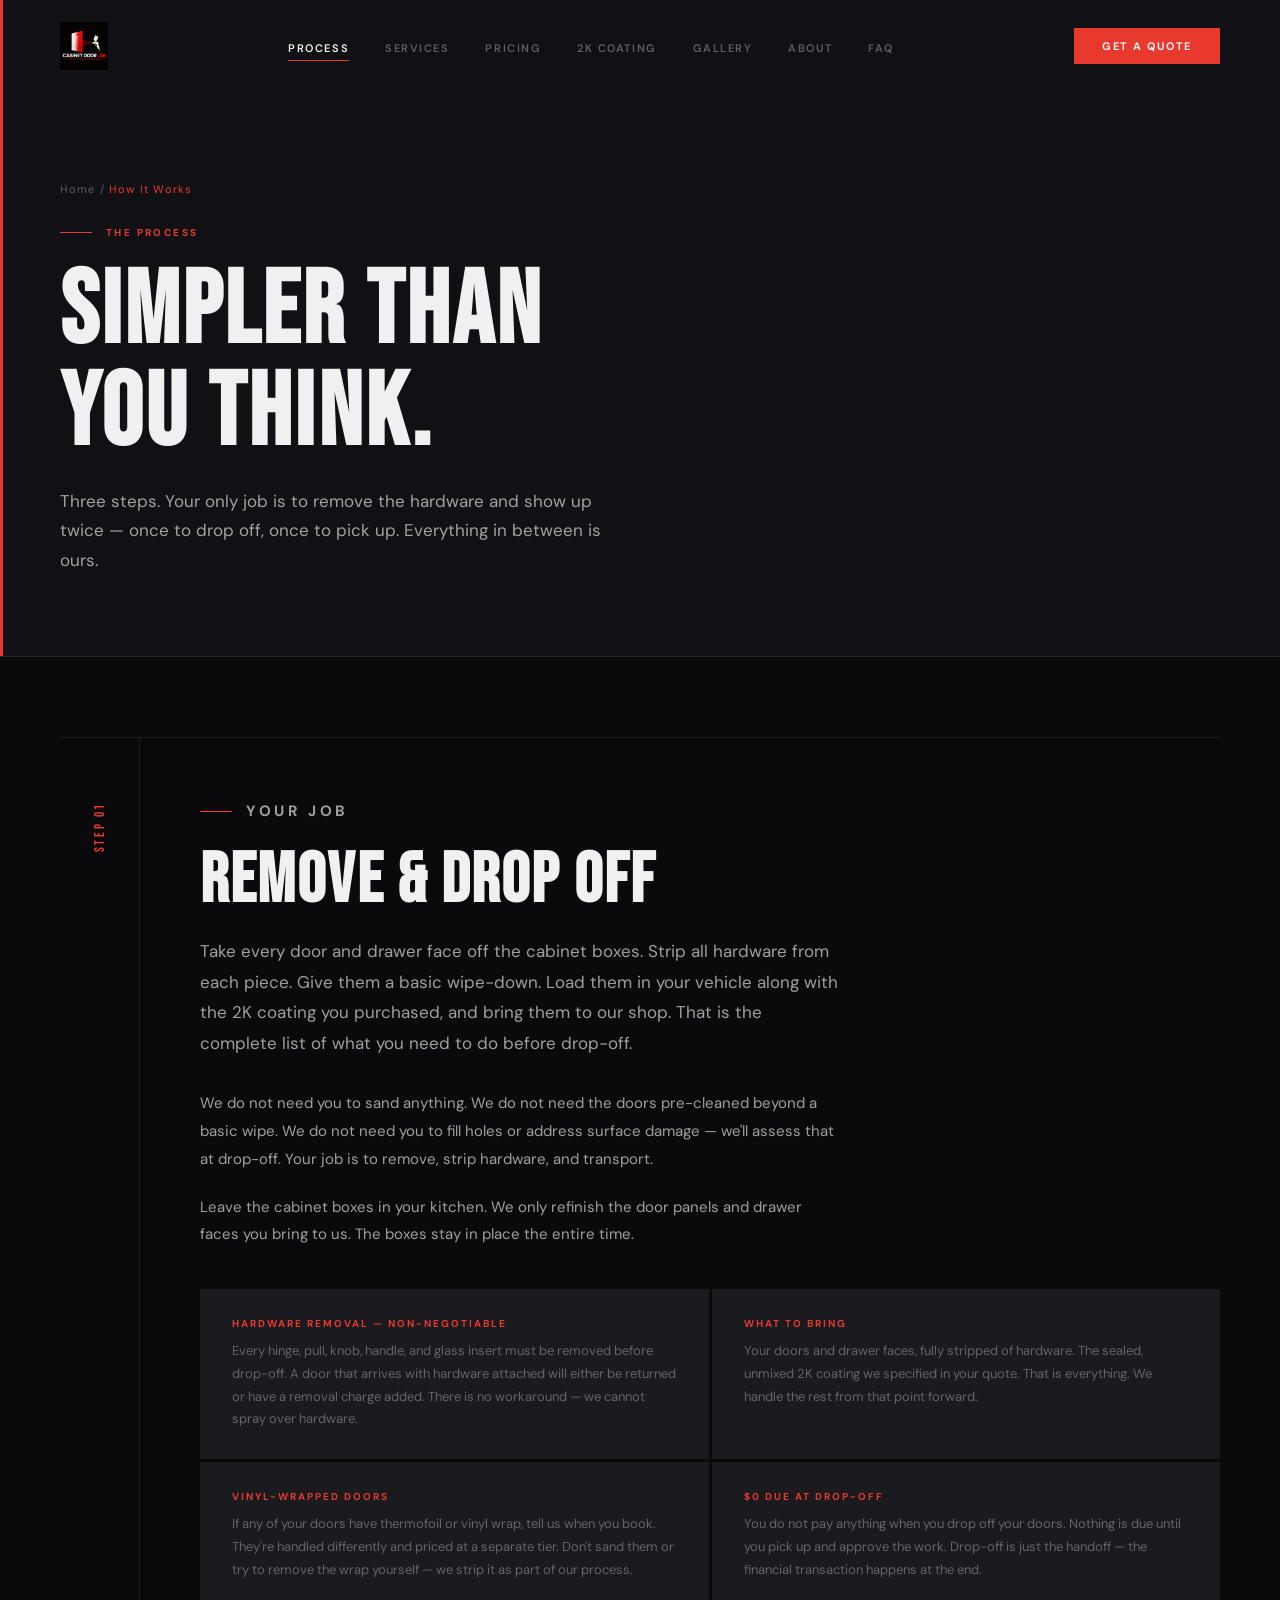
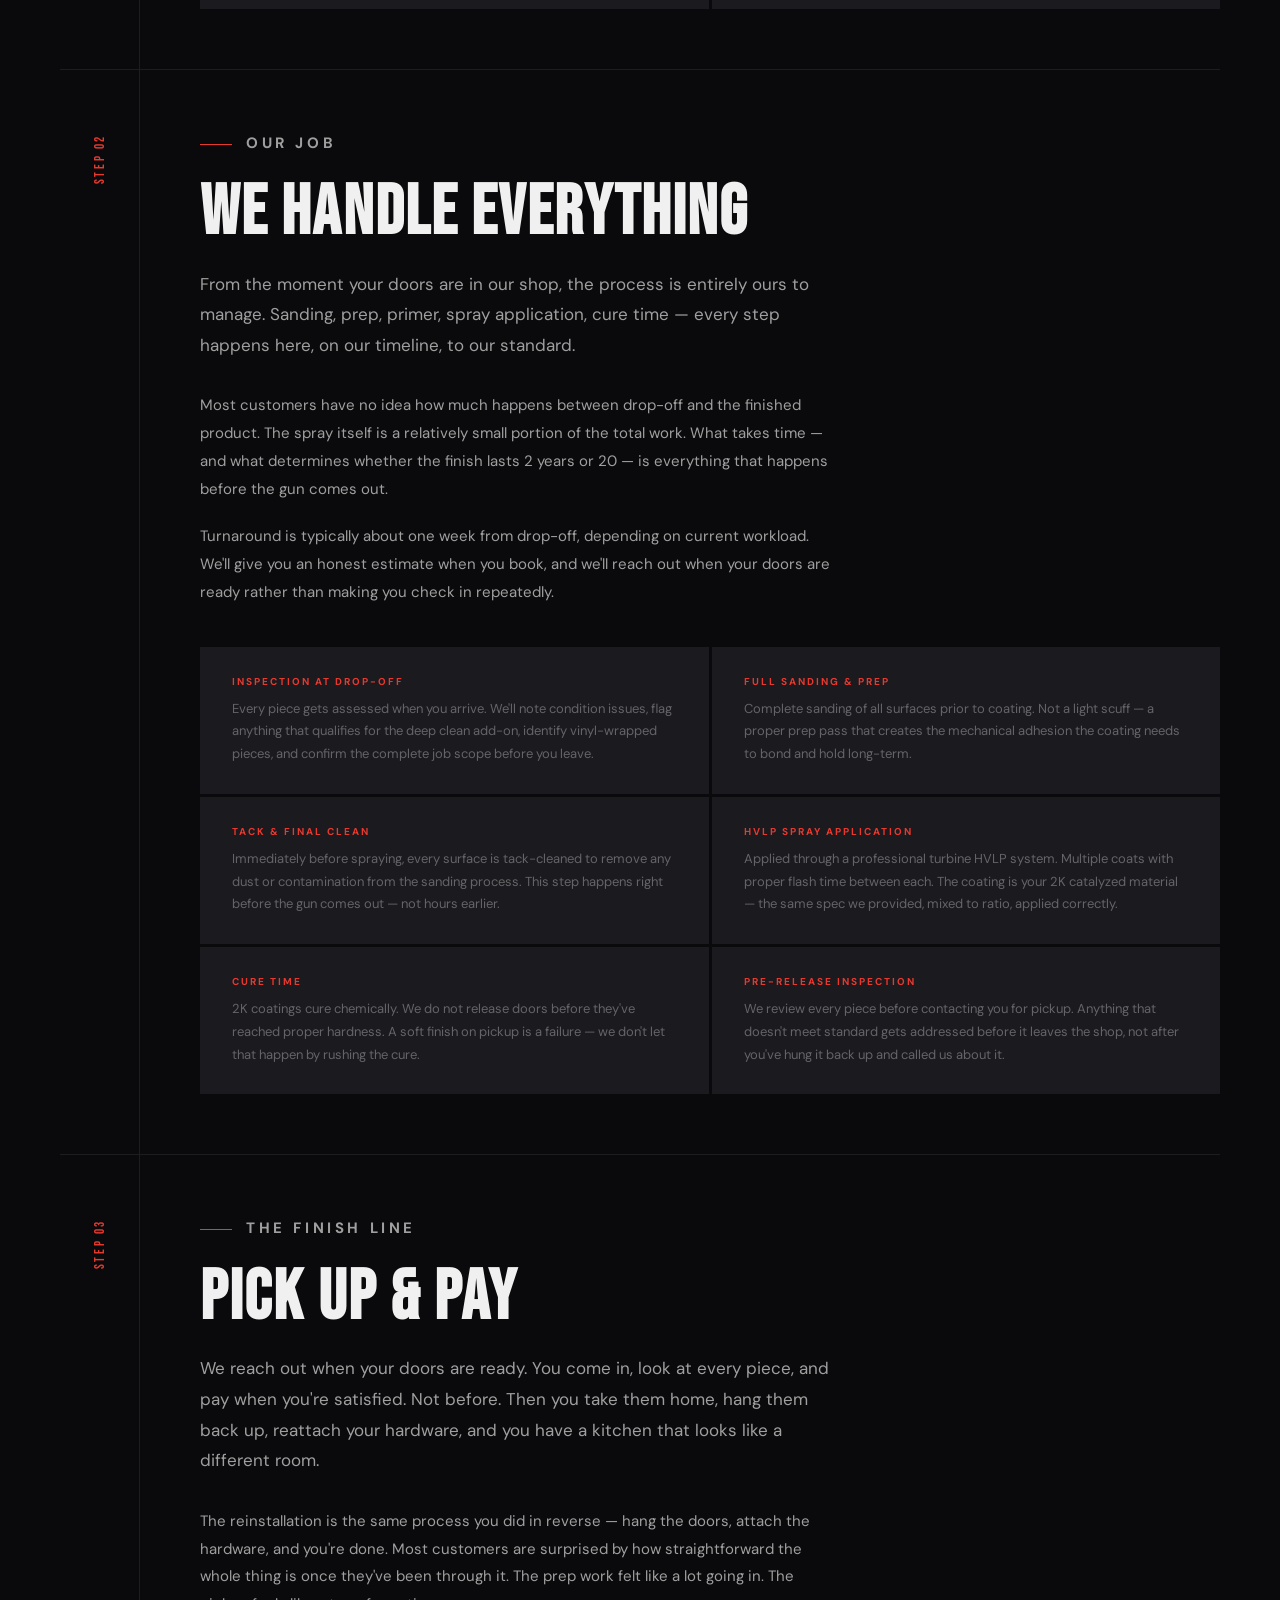
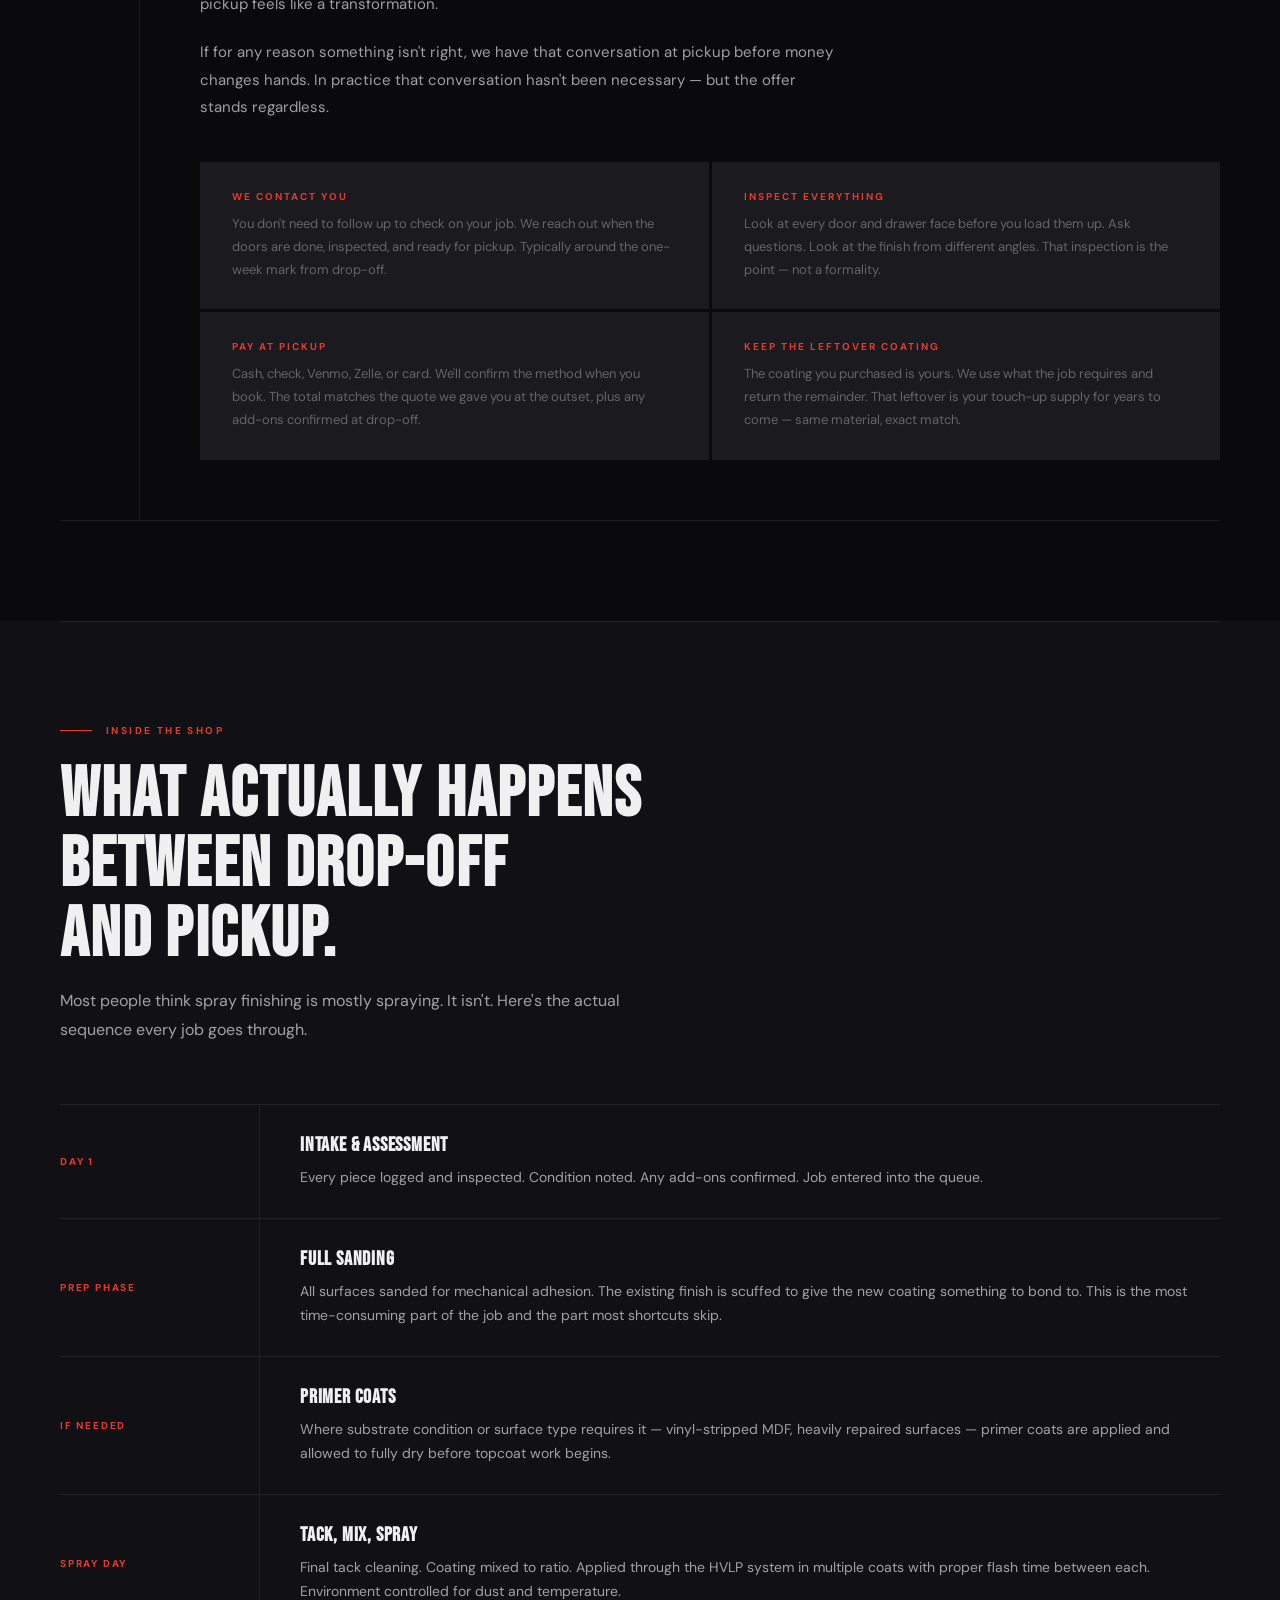
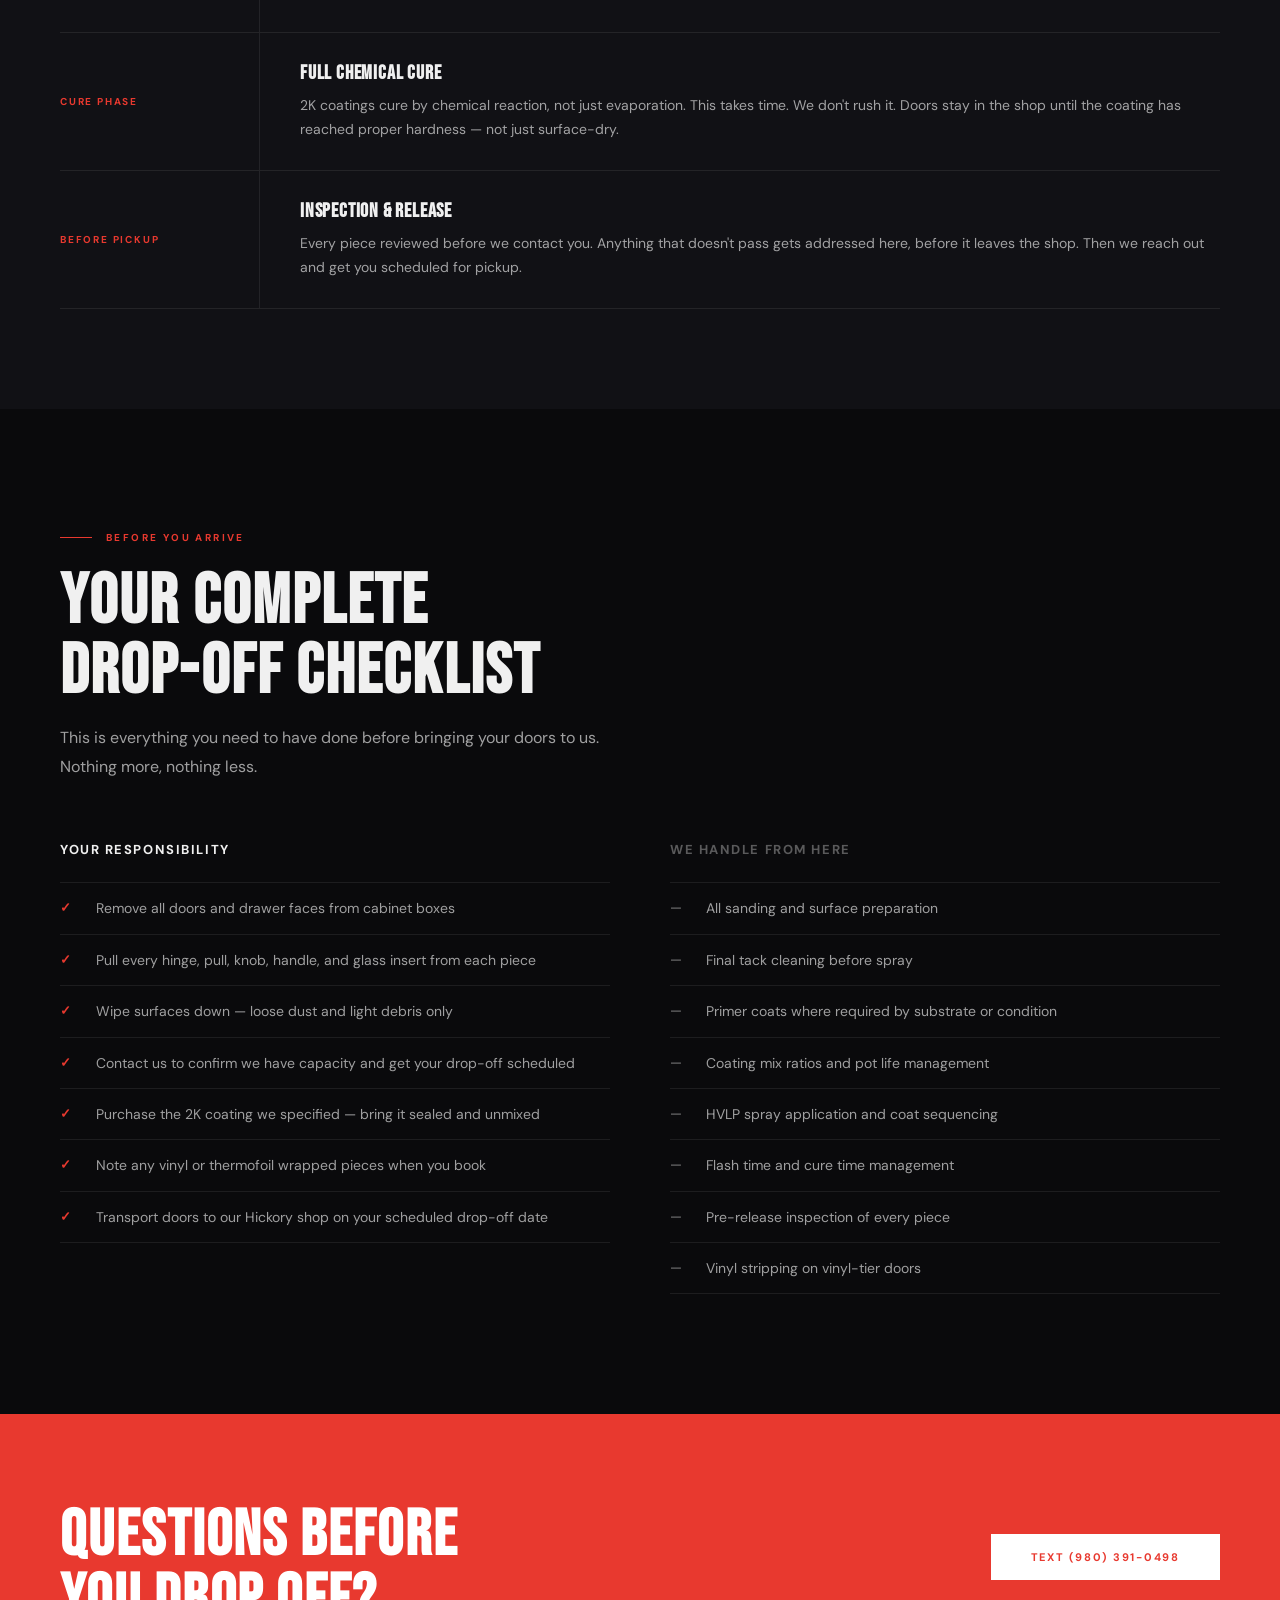
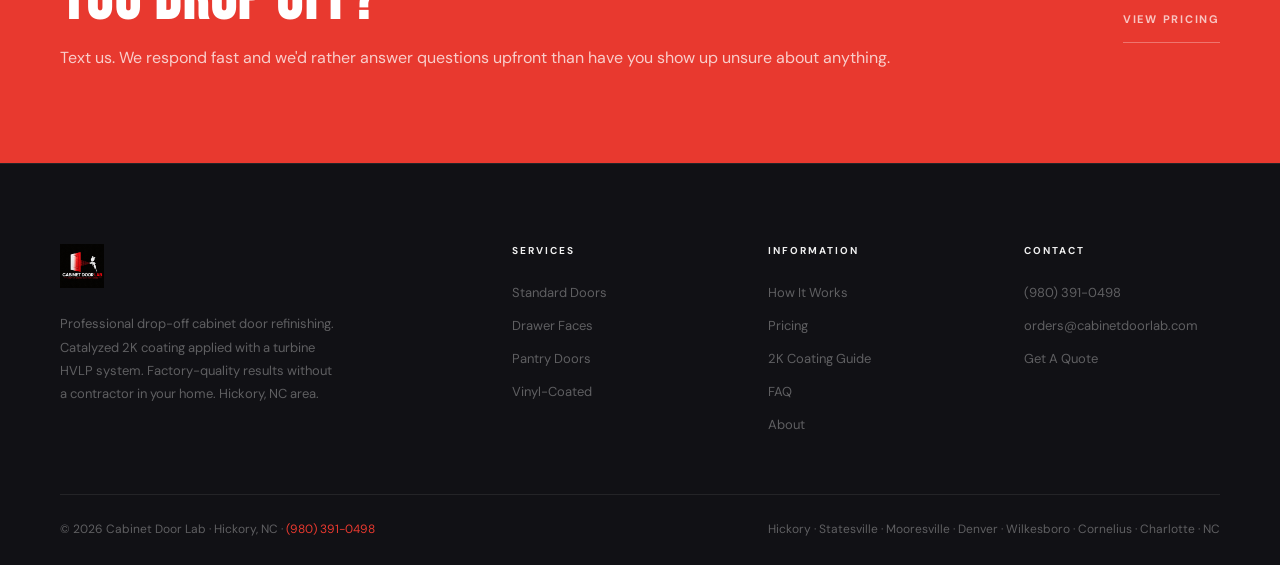
<file: pages/how-it-works.html>
<!DOCTYPE html>
<html lang="en">
<head>
  <meta charset="UTF-8" /><meta name="viewport" content="width=device-width, initial-scale=1.0" />
  <title>How It Works | Cabinet Door Lab | Drop-Off Refinishing Process</title>
  <meta name="description" content="Exactly how Cabinet Door Lab's drop-off cabinet door refinishing works. Remove hardware, drop off doors with your 2K coating, we spray, you pick up and pay. Hickory NC." />
  <link rel="canonical" href="https://cabinetdoorlab.com/pages/how-it-works.html" />
  <link rel="preconnect" href="https://fonts.googleapis.com" />
  <link rel="preconnect" href="https://fonts.gstatic.com" crossorigin />
  <link href="https://fonts.googleapis.com/css2?family=Bebas+Neue&family=DM+Sans:wght@300;400;500;600;700&display=swap" rel="stylesheet" />
  <link rel="stylesheet" href="../css/style.css" />
  <style>
    .step-block {
      display: grid; grid-template-columns: 80px 1fr;
      gap: 0; border-bottom: 1px solid var(--rule);
    }
    .step-block:first-of-type { border-top: 1px solid var(--rule); }
    .step-index {
      padding: 60px 0 60px 0;
      border-right: 1px solid var(--rule);
      display: flex; align-items: flex-start; justify-content: center;
      padding-top: 64px;
    }
    .step-index-num {
      font-family: 'Bebas Neue', sans-serif;
      font-size: 13px; letter-spacing: 0.2em; color: var(--red);
      writing-mode: vertical-rl; text-orientation: mixed;
      transform: rotate(180deg);
    }
    .step-body { padding: 60px 0 60px 60px; }
    .step-body h2 { margin-bottom: 20px; }
    .step-body .step-lead {
      font-size: 17px; color: var(--white2); line-height: 1.8;
      max-width: 640px; margin-bottom: 32px;
    }
    .step-body p {
      font-size: 15px; color: var(--white2); line-height: 1.85;
      max-width: 640px; margin-bottom: 20px;
    }
    .step-body p:last-of-type { margin-bottom: 0; }
    .step-detail-grid {
      display: grid; grid-template-columns: 1fr 1fr;
      gap: 3px; margin-top: 40px;
    }
    .step-detail-cell {
      background: var(--surface2); padding: 28px 32px;
    }
    .step-detail-label {
      font-size: 10px; font-weight: 700; letter-spacing: 0.2em;
      text-transform: uppercase; color: var(--red); margin-bottom: 10px;
    }
    .step-detail-cell p {
      font-size: 13px; color: var(--white3); line-height: 1.75; margin: 0;
    }
    .inside-look {
      border-top: 1px solid var(--rule);
      padding: 100px 0;
    }
    .inside-timeline { margin-top: 60px; }
    .timeline-row {
      display: grid; grid-template-columns: 200px 1fr;
      gap: 0; border-bottom: 1px solid var(--rule);
    }
    .timeline-row:first-child { border-top: 1px solid var(--rule); }
    .timeline-phase {
      padding: 28px 32px 28px 0;
      border-right: 1px solid var(--rule);
      display: flex; align-items: center;
    }
    .timeline-phase-name {
      font-size: 10px; font-weight: 700; letter-spacing: 0.18em;
      text-transform: uppercase; color: var(--red);
    }
    .timeline-content { padding: 28px 0 28px 40px; }
    .timeline-content h4 {
      font-family: 'Bebas Neue', sans-serif;
      font-size: 20px; letter-spacing: 0.04em; margin-bottom: 8px;
    }
    .timeline-content p { font-size: 14px; line-height: 1.75; margin: 0; }
    .prep-cols {
      display: grid; grid-template-columns: 1fr 1fr;
      gap: 60px; margin-top: 60px;
    }
    .prep-col-label {
      font-size: 13px; font-weight: 700; letter-spacing: 0.12em;
      text-transform: uppercase; margin-bottom: 24px;
    }
    .prep-col-label.yours { color: var(--white); }
    .prep-col-label.ours { color: var(--white3); }
    @media(max-width:768px){
      .step-block { grid-template-columns: 40px 1fr; }
      .step-index { padding-top: 52px; }
      .step-index-num { font-size: 11px; }
      .step-body { padding: 52px 0 52px 28px; }
      .step-detail-grid { grid-template-columns: 1fr; }
      .timeline-row { grid-template-columns: 120px 1fr; }
      .timeline-content { padding: 24px 0 24px 24px; }
      .prep-cols { grid-template-columns: 1fr; gap: 48px; }
    }
  </style>
</head>
<body>

<nav id="nav">
  <div class="nav-inner">
    <a href="../index.html" class="nav-logo"><img src="../images/logo.png" alt="Cabinet Door Lab" /></a>
    <ul class="nav-links">
      <li><a href="how-it-works.html" class="active">Process</a></li>
      <li><a href="services.html">Services</a></li>
      <li><a href="pricing.html">Pricing</a></li>
      <li><a href="coating-guide.html">2K Coating</a></li>
      <li><a href="gallery.html">Gallery</a></li>
      <li><a href="about.html">About</a></li>
      <li><a href="faq.html">FAQ</a></li>
    </ul>
    <a href="contact.html" class="nav-cta-btn">Get A Quote</a>
    <div class="nav-hamburger"><span></span><span></span><span></span></div>
  </div>
</nav>

<!-- PAGE HERO -->
<div class="page-hero">
  <div class="wrap">
    <p class="breadcrumb"><a href="../index.html">Home</a> / <span>How It Works</span></p>
    <p class="section-label">The Process</p>
    <h1>Simpler Than<br />You Think.</h1>
    <p class="lead">Three steps. Your only job is to remove the hardware and show up twice — once to drop off, once to pick up. Everything in between is ours.</p>
  </div>
</div>

<!-- THREE STEPS -->
<section style="background:var(--black);">
  <div class="wrap" style="padding-top:80px;padding-bottom:100px;">

    <!-- STEP 1 -->
    <div class="step-block reveal">
      <div class="step-index">
        <div class="step-index-num">Step 01</div>
      </div>
      <div class="step-body">
        <p class="section-label">Your Job</p>
        <h2>Remove &amp; Drop Off</h2>
        <p class="step-lead">Take every door and drawer face off the cabinet boxes. Strip all hardware from each piece. Give them a basic wipe-down. Load them in your vehicle along with the 2K coating you purchased, and bring them to our shop. That is the complete list of what you need to do before drop-off.</p>
        <p>We do not need you to sand anything. We do not need the doors pre-cleaned beyond a basic wipe. We do not need you to fill holes or address surface damage — we'll assess that at drop-off. Your job is to remove, strip hardware, and transport.</p>
        <p>Leave the cabinet boxes in your kitchen. We only refinish the door panels and drawer faces you bring to us. The boxes stay in place the entire time.</p>
        <div class="step-detail-grid">
          <div class="step-detail-cell">
            <div class="step-detail-label">Hardware Removal — Non-Negotiable</div>
            <p>Every hinge, pull, knob, handle, and glass insert must be removed before drop-off. A door that arrives with hardware attached will either be returned or have a removal charge added. There is no workaround — we cannot spray over hardware.</p>
          </div>
          <div class="step-detail-cell">
            <div class="step-detail-label">What To Bring</div>
            <p>Your doors and drawer faces, fully stripped of hardware. The sealed, unmixed 2K coating we specified in your quote. That is everything. We handle the rest from that point forward.</p>
          </div>
          <div class="step-detail-cell">
            <div class="step-detail-label">Vinyl-Wrapped Doors</div>
            <p>If any of your doors have thermofoil or vinyl wrap, tell us when you book. They're handled differently and priced at a separate tier. Don't sand them or try to remove the wrap yourself — we strip it as part of our process.</p>
          </div>
          <div class="step-detail-cell">
            <div class="step-detail-label">$0 Due At Drop-Off</div>
            <p>You do not pay anything when you drop off your doors. Nothing is due until you pick up and approve the work. Drop-off is just the handoff — the financial transaction happens at the end.</p>
          </div>
        </div>
      </div>
    </div>

    <!-- STEP 2 -->
    <div class="step-block reveal">
      <div class="step-index">
        <div class="step-index-num">Step 02</div>
      </div>
      <div class="step-body">
        <p class="section-label">Our Job</p>
        <h2>We Handle Everything</h2>
        <p class="step-lead">From the moment your doors are in our shop, the process is entirely ours to manage. Sanding, prep, primer, spray application, cure time — every step happens here, on our timeline, to our standard.</p>
        <p>Most customers have no idea how much happens between drop-off and the finished product. The spray itself is a relatively small portion of the total work. What takes time — and what determines whether the finish lasts 2 years or 20 — is everything that happens before the gun comes out.</p>
        <p>Turnaround is typically about one week from drop-off, depending on current workload. We'll give you an honest estimate when you book, and we'll reach out when your doors are ready rather than making you check in repeatedly.</p>
        <div class="step-detail-grid">
          <div class="step-detail-cell">
            <div class="step-detail-label">Inspection At Drop-Off</div>
            <p>Every piece gets assessed when you arrive. We'll note condition issues, flag anything that qualifies for the deep clean add-on, identify vinyl-wrapped pieces, and confirm the complete job scope before you leave.</p>
          </div>
          <div class="step-detail-cell">
            <div class="step-detail-label">Full Sanding &amp; Prep</div>
            <p>Complete sanding of all surfaces prior to coating. Not a light scuff — a proper prep pass that creates the mechanical adhesion the coating needs to bond and hold long-term.</p>
          </div>
          <div class="step-detail-cell">
            <div class="step-detail-label">Tack &amp; Final Clean</div>
            <p>Immediately before spraying, every surface is tack-cleaned to remove any dust or contamination from the sanding process. This step happens right before the gun comes out — not hours earlier.</p>
          </div>
          <div class="step-detail-cell">
            <div class="step-detail-label">HVLP Spray Application</div>
            <p>Applied through a professional turbine HVLP system. Multiple coats with proper flash time between each. The coating is your 2K catalyzed material — the same spec we provided, mixed to ratio, applied correctly.</p>
          </div>
          <div class="step-detail-cell">
            <div class="step-detail-label">Cure Time</div>
            <p>2K coatings cure chemically. We do not release doors before they've reached proper hardness. A soft finish on pickup is a failure — we don't let that happen by rushing the cure.</p>
          </div>
          <div class="step-detail-cell">
            <div class="step-detail-label">Pre-Release Inspection</div>
            <p>We review every piece before contacting you for pickup. Anything that doesn't meet standard gets addressed before it leaves the shop, not after you've hung it back up and called us about it.</p>
          </div>
        </div>
      </div>
    </div>

    <!-- STEP 3 -->
    <div class="step-block reveal">
      <div class="step-index">
        <div class="step-index-num">Step 03</div>
      </div>
      <div class="step-body">
        <p class="section-label">The Finish Line</p>
        <h2>Pick Up &amp; Pay</h2>
        <p class="step-lead">We reach out when your doors are ready. You come in, look at every piece, and pay when you're satisfied. Not before. Then you take them home, hang them back up, reattach your hardware, and you have a kitchen that looks like a different room.</p>
        <p>The reinstallation is the same process you did in reverse — hang the doors, attach the hardware, and you're done. Most customers are surprised by how straightforward the whole thing is once they've been through it. The prep work felt like a lot going in. The pickup feels like a transformation.</p>
        <p>If for any reason something isn't right, we have that conversation at pickup before money changes hands. In practice that conversation hasn't been necessary — but the offer stands regardless.</p>
        <div class="step-detail-grid">
          <div class="step-detail-cell">
            <div class="step-detail-label">We Contact You</div>
            <p>You don't need to follow up to check on your job. We reach out when the doors are done, inspected, and ready for pickup. Typically around the one-week mark from drop-off.</p>
          </div>
          <div class="step-detail-cell">
            <div class="step-detail-label">Inspect Everything</div>
            <p>Look at every door and drawer face before you load them up. Ask questions. Look at the finish from different angles. That inspection is the point — not a formality.</p>
          </div>
          <div class="step-detail-cell">
            <div class="step-detail-label">Pay At Pickup</div>
            <p>Cash, check, Venmo, Zelle, or card. We'll confirm the method when you book. The total matches the quote we gave you at the outset, plus any add-ons confirmed at drop-off.</p>
          </div>
          <div class="step-detail-cell">
            <div class="step-detail-label">Keep The Leftover Coating</div>
            <p>The coating you purchased is yours. We use what the job requires and return the remainder. That leftover is your touch-up supply for years to come — same material, exact match.</p>
          </div>
        </div>
      </div>
    </div>

  </div>
</section>

<!-- INSIDE LOOK -->
<section style="background:var(--surface);">
  <div class="wrap">
    <div class="inside-look">
      <p class="section-label reveal">Inside The Shop</p>
      <h2 class="reveal rd1">What Actually Happens<br />Between Drop-Off<br />And Pickup.</h2>
      <p class="reveal rd2" style="max-width:600px;margin-top:16px;font-size:16px;">Most people think spray finishing is mostly spraying. It isn't. Here's the actual sequence every job goes through.</p>
      <div class="inside-timeline reveal rd3">
        <div class="timeline-row">
          <div class="timeline-phase"><div class="timeline-phase-name">Day 1</div></div>
          <div class="timeline-content">
            <h4>Intake &amp; Assessment</h4>
            <p>Every piece logged and inspected. Condition noted. Any add-ons confirmed. Job entered into the queue.</p>
          </div>
        </div>
        <div class="timeline-row">
          <div class="timeline-phase"><div class="timeline-phase-name">Prep Phase</div></div>
          <div class="timeline-content">
            <h4>Full Sanding</h4>
            <p>All surfaces sanded for mechanical adhesion. The existing finish is scuffed to give the new coating something to bond to. This is the most time-consuming part of the job and the part most shortcuts skip.</p>
          </div>
        </div>
        <div class="timeline-row">
          <div class="timeline-phase"><div class="timeline-phase-name">If Needed</div></div>
          <div class="timeline-content">
            <h4>Primer Coats</h4>
            <p>Where substrate condition or surface type requires it — vinyl-stripped MDF, heavily repaired surfaces — primer coats are applied and allowed to fully dry before topcoat work begins.</p>
          </div>
        </div>
        <div class="timeline-row">
          <div class="timeline-phase"><div class="timeline-phase-name">Spray Day</div></div>
          <div class="timeline-content">
            <h4>Tack, Mix, Spray</h4>
            <p>Final tack cleaning. Coating mixed to ratio. Applied through the HVLP system in multiple coats with proper flash time between each. Environment controlled for dust and temperature.</p>
          </div>
        </div>
        <div class="timeline-row">
          <div class="timeline-phase"><div class="timeline-phase-name">Cure Phase</div></div>
          <div class="timeline-content">
            <h4>Full Chemical Cure</h4>
            <p>2K coatings cure by chemical reaction, not just evaporation. This takes time. We don't rush it. Doors stay in the shop until the coating has reached proper hardness — not just surface-dry.</p>
          </div>
        </div>
        <div class="timeline-row">
          <div class="timeline-phase"><div class="timeline-phase-name">Before Pickup</div></div>
          <div class="timeline-content">
            <h4>Inspection &amp; Release</h4>
            <p>Every piece reviewed before we contact you. Anything that doesn't pass gets addressed here, before it leaves the shop. Then we reach out and get you scheduled for pickup.</p>
          </div>
        </div>
      </div>
    </div>
  </div>
</section>

<!-- PREP CHECKLIST -->
<section class="section" style="background:var(--black);">
  <div class="wrap">
    <p class="section-label reveal">Before You Arrive</p>
    <h2 class="reveal rd1" style="margin-bottom:16px;">Your Complete<br />Drop-Off Checklist</h2>
    <p class="reveal rd2" style="max-width:560px;margin-bottom:0;font-size:16px;">This is everything you need to have done before bringing your doors to us. Nothing more, nothing less.</p>
    <div class="prep-cols">
      <div class="reveal rd1">
        <div class="prep-col-label yours">Your Responsibility</div>
        <ul class="check-list">
          <li>Remove all doors and drawer faces from cabinet boxes</li>
          <li>Pull every hinge, pull, knob, handle, and glass insert from each piece</li>
          <li>Wipe surfaces down — loose dust and light debris only</li>
          <li>Contact us to confirm we have capacity and get your drop-off scheduled</li>
          <li>Purchase the 2K coating we specified — bring it sealed and unmixed</li>
          <li>Note any vinyl or thermofoil wrapped pieces when you book</li>
          <li>Transport doors to our Hickory shop on your scheduled drop-off date</li>
        </ul>
      </div>
      <div class="reveal rd2">
        <div class="prep-col-label ours">We Handle From Here</div>
        <ul class="check-list x">
          <li>All sanding and surface preparation</li>
          <li>Final tack cleaning before spray</li>
          <li>Primer coats where required by substrate or condition</li>
          <li>Coating mix ratios and pot life management</li>
          <li>HVLP spray application and coat sequencing</li>
          <li>Flash time and cure time management</li>
          <li>Pre-release inspection of every piece</li>
          <li>Vinyl stripping on vinyl-tier doors</li>
        </ul>
      </div>
    </div>
  </div>
</section>

<!-- CTA -->
<div class="cta-band">
  <div class="wrap">
    <div class="cta-band-inner">
      <div>
        <h2>Questions Before<br />You Drop Off?</h2>
        <p>Text us. We respond fast and we'd rather answer questions upfront than have you show up unsure about anything.</p>
      </div>
      <div class="cta-band-actions">
        <a href="sms:+19803910498" class="btn-white">Text (980) 391-0498</a>
        <a href="pricing.html" class="btn-ghost-white">View Pricing</a>
      </div>
    </div>
  </div>
</div>

<footer>
  <div class="wrap">
    <div class="footer-grid">
      <div>
        <img src="../images/logo.png" alt="Cabinet Door Lab" class="footer-logo-img" />
        <p class="footer-desc">Professional drop-off cabinet door refinishing. Catalyzed 2K coating applied with a turbine HVLP system. Factory-quality results without a contractor in your home. Hickory, NC area.</p>
      </div>
      <div class="footer-col"><h5>Services</h5><ul class="footer-links"><li><a href="services.html#standard">Standard Doors</a></li><li><a href="services.html#drawers">Drawer Faces</a></li><li><a href="services.html#oversized">Pantry Doors</a></li><li><a href="services.html#vinyl">Vinyl-Coated</a></li></ul></div>
      <div class="footer-col"><h5>Information</h5><ul class="footer-links"><li><a href="how-it-works.html">How It Works</a></li><li><a href="pricing.html">Pricing</a></li><li><a href="coating-guide.html">2K Coating Guide</a></li><li><a href="faq.html">FAQ</a></li><li><a href="about.html">About</a></li></ul></div>
      <div class="footer-col"><h5>Contact</h5><ul class="footer-links"><li><a href="sms:+19803910498">(980) 391-0498</a></li><li><a href="mailto:orders@cabinetdoorlab.com">orders@cabinetdoorlab.com</a></li><li><a href="contact.html">Get A Quote</a></li></ul></div>
    </div>
    <div class="footer-bottom">
      <p>&copy; 2026 Cabinet Door Lab &middot; Hickory, NC &middot; <a href="sms:+19803910498" style="color:var(--red);">(980) 391-0498</a></p>
      <p class="footer-cities">Hickory &middot; Statesville &middot; Mooresville &middot; Denver &middot; Wilkesboro &middot; Cornelius &middot; Charlotte &middot; NC</p>
    </div>
  </div>
</footer>

<script src="../js/main.js"></script>
</body>
</html>
</file>
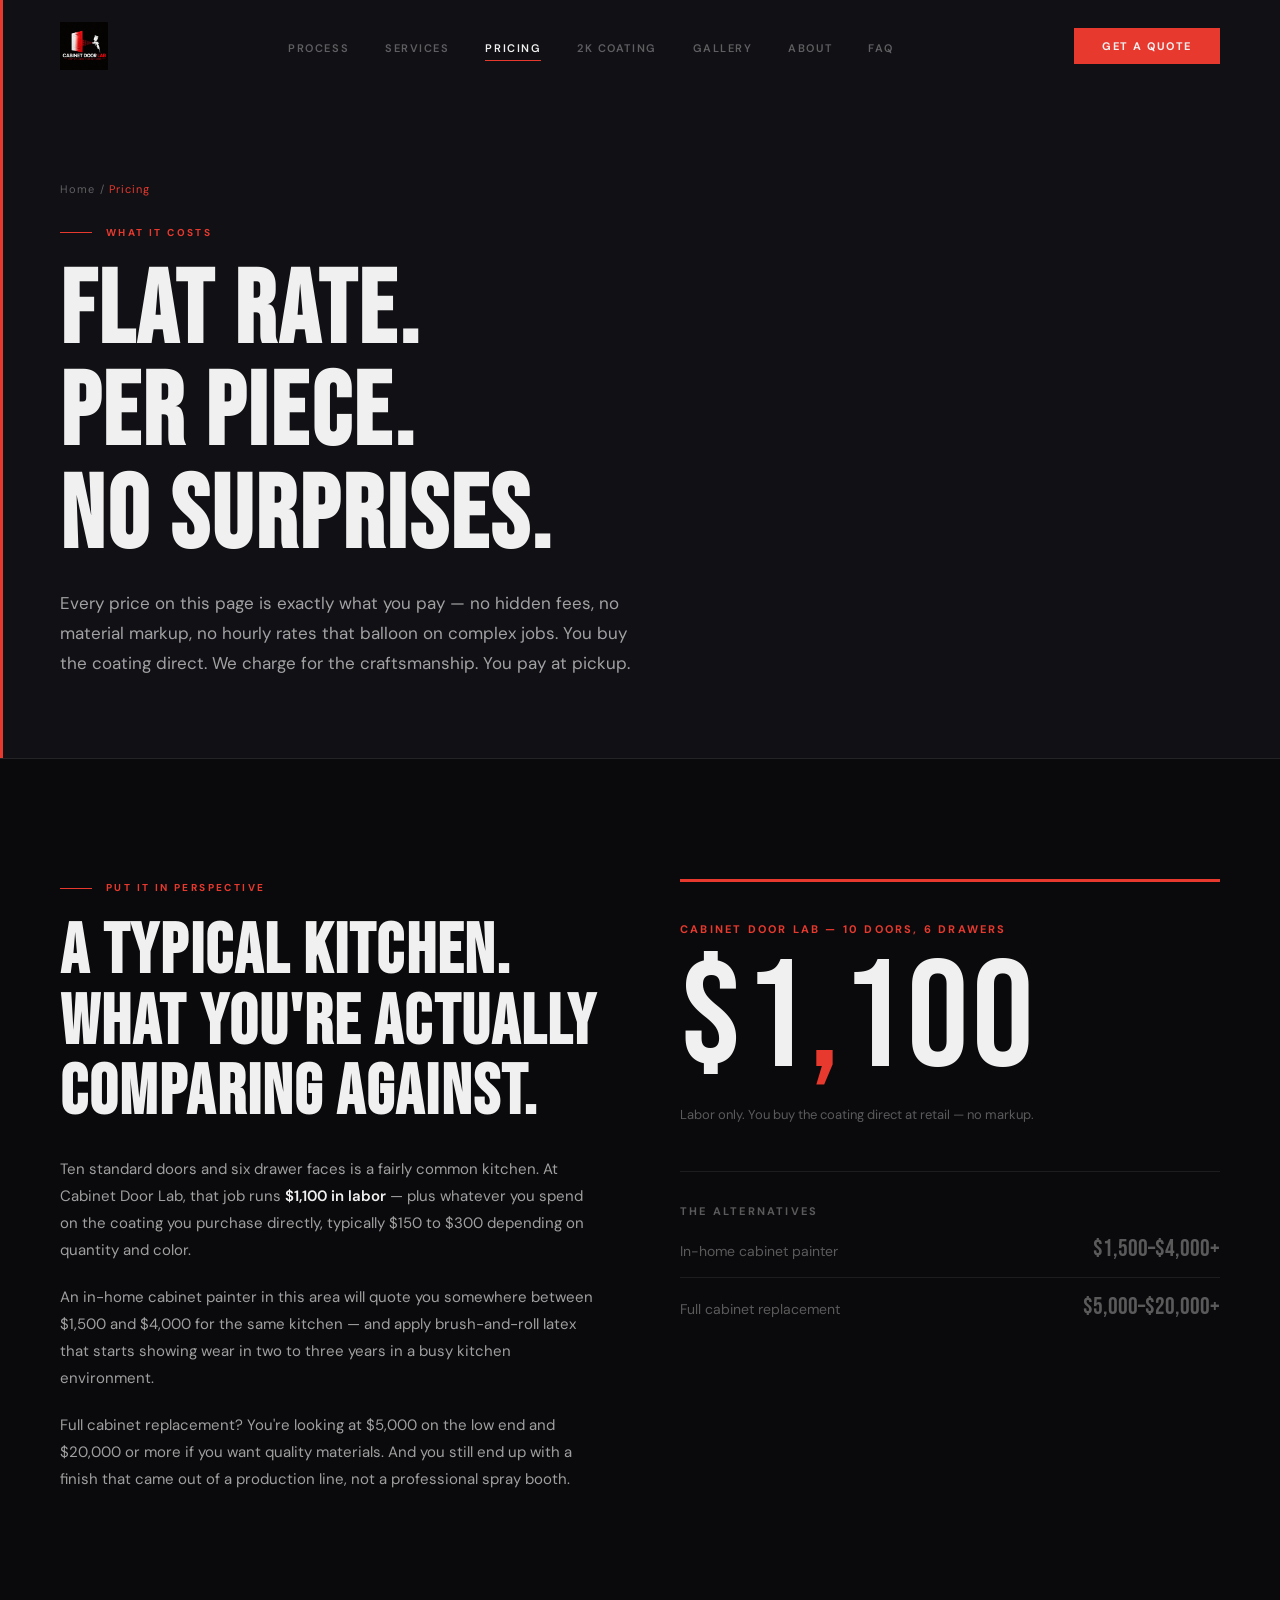
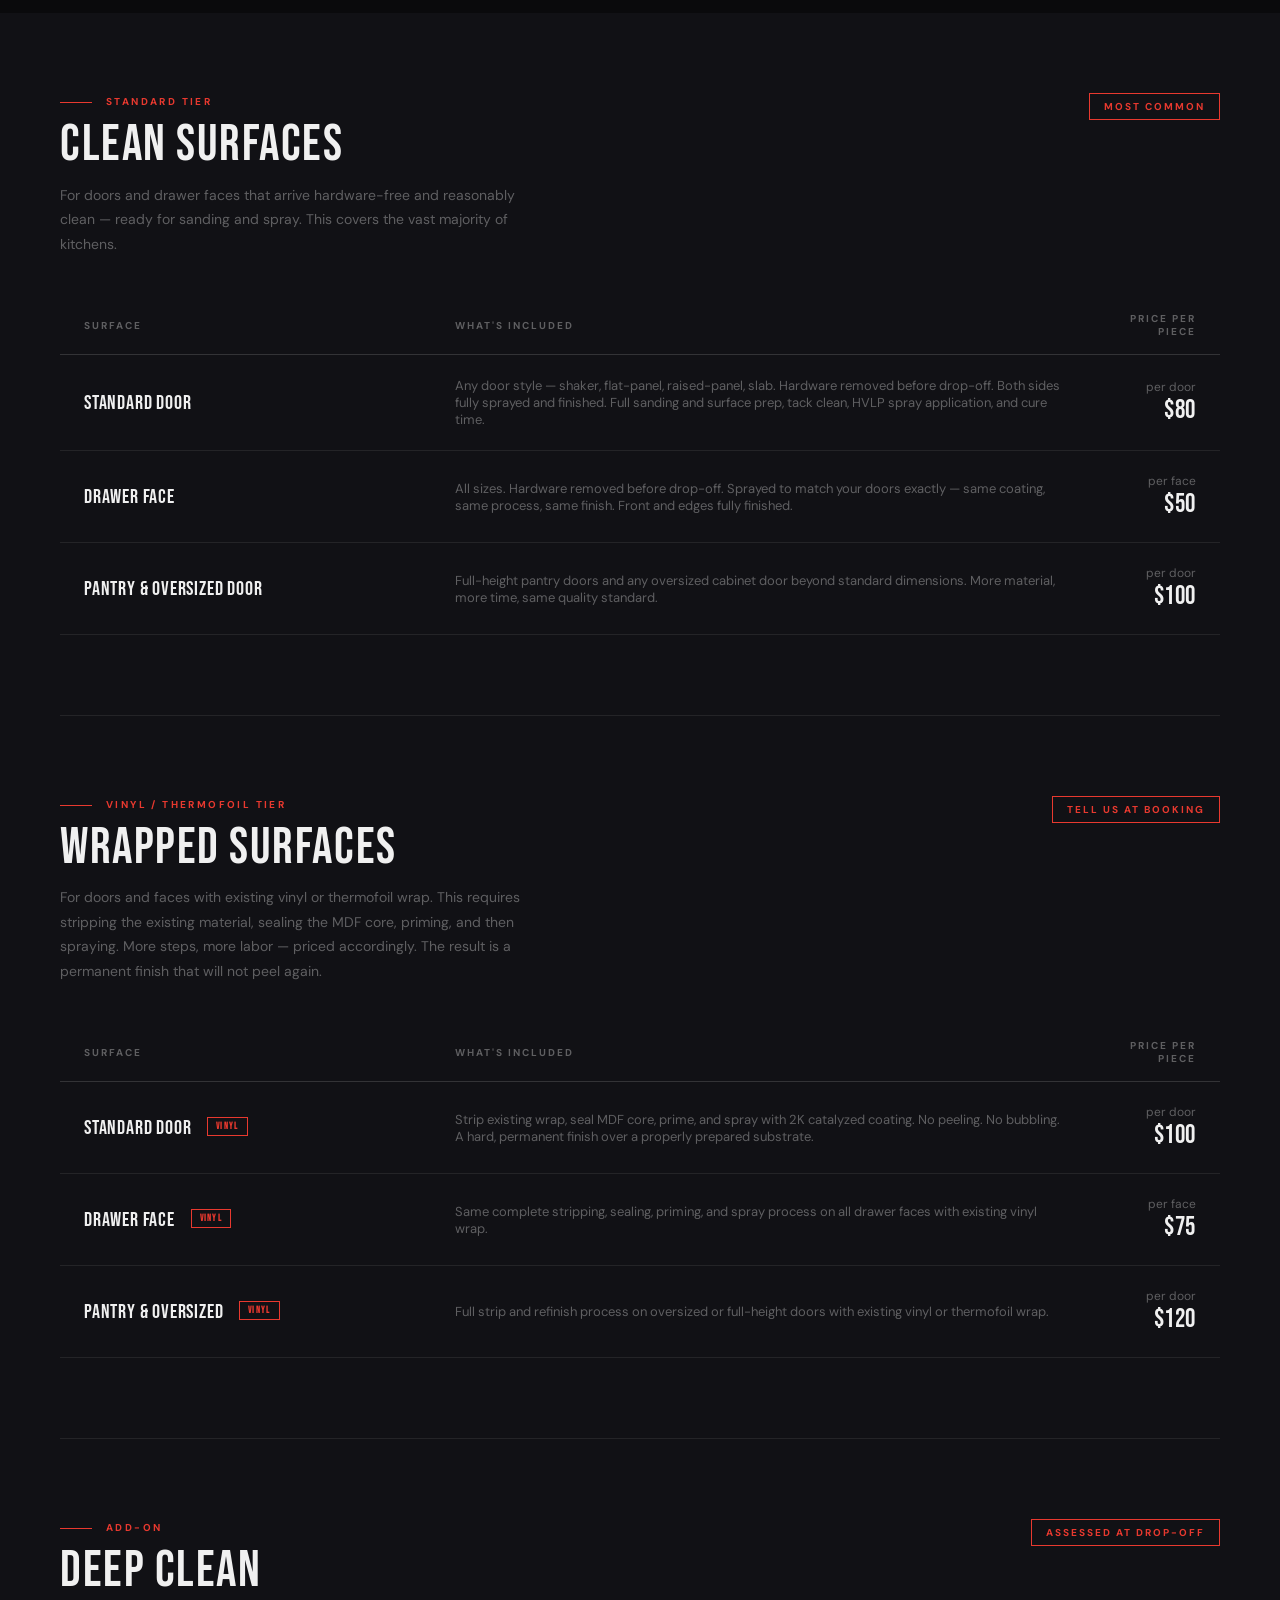
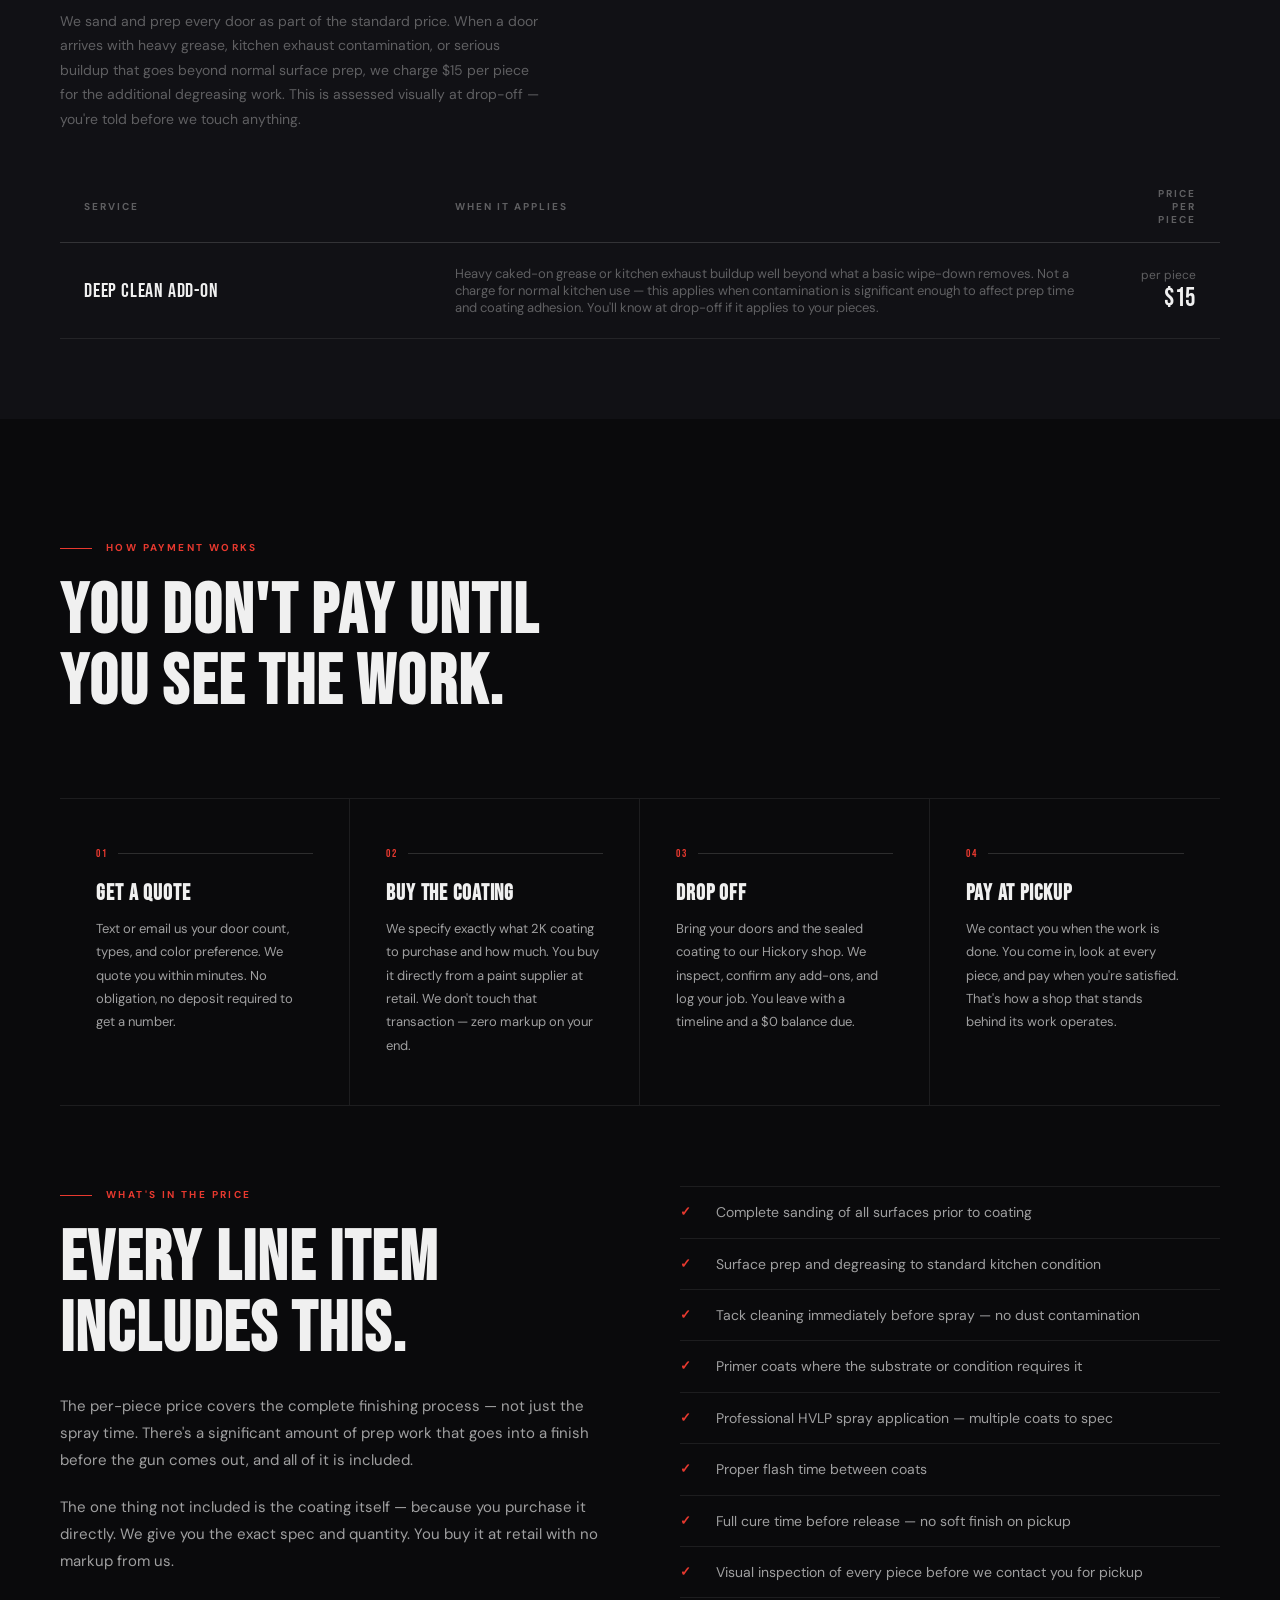
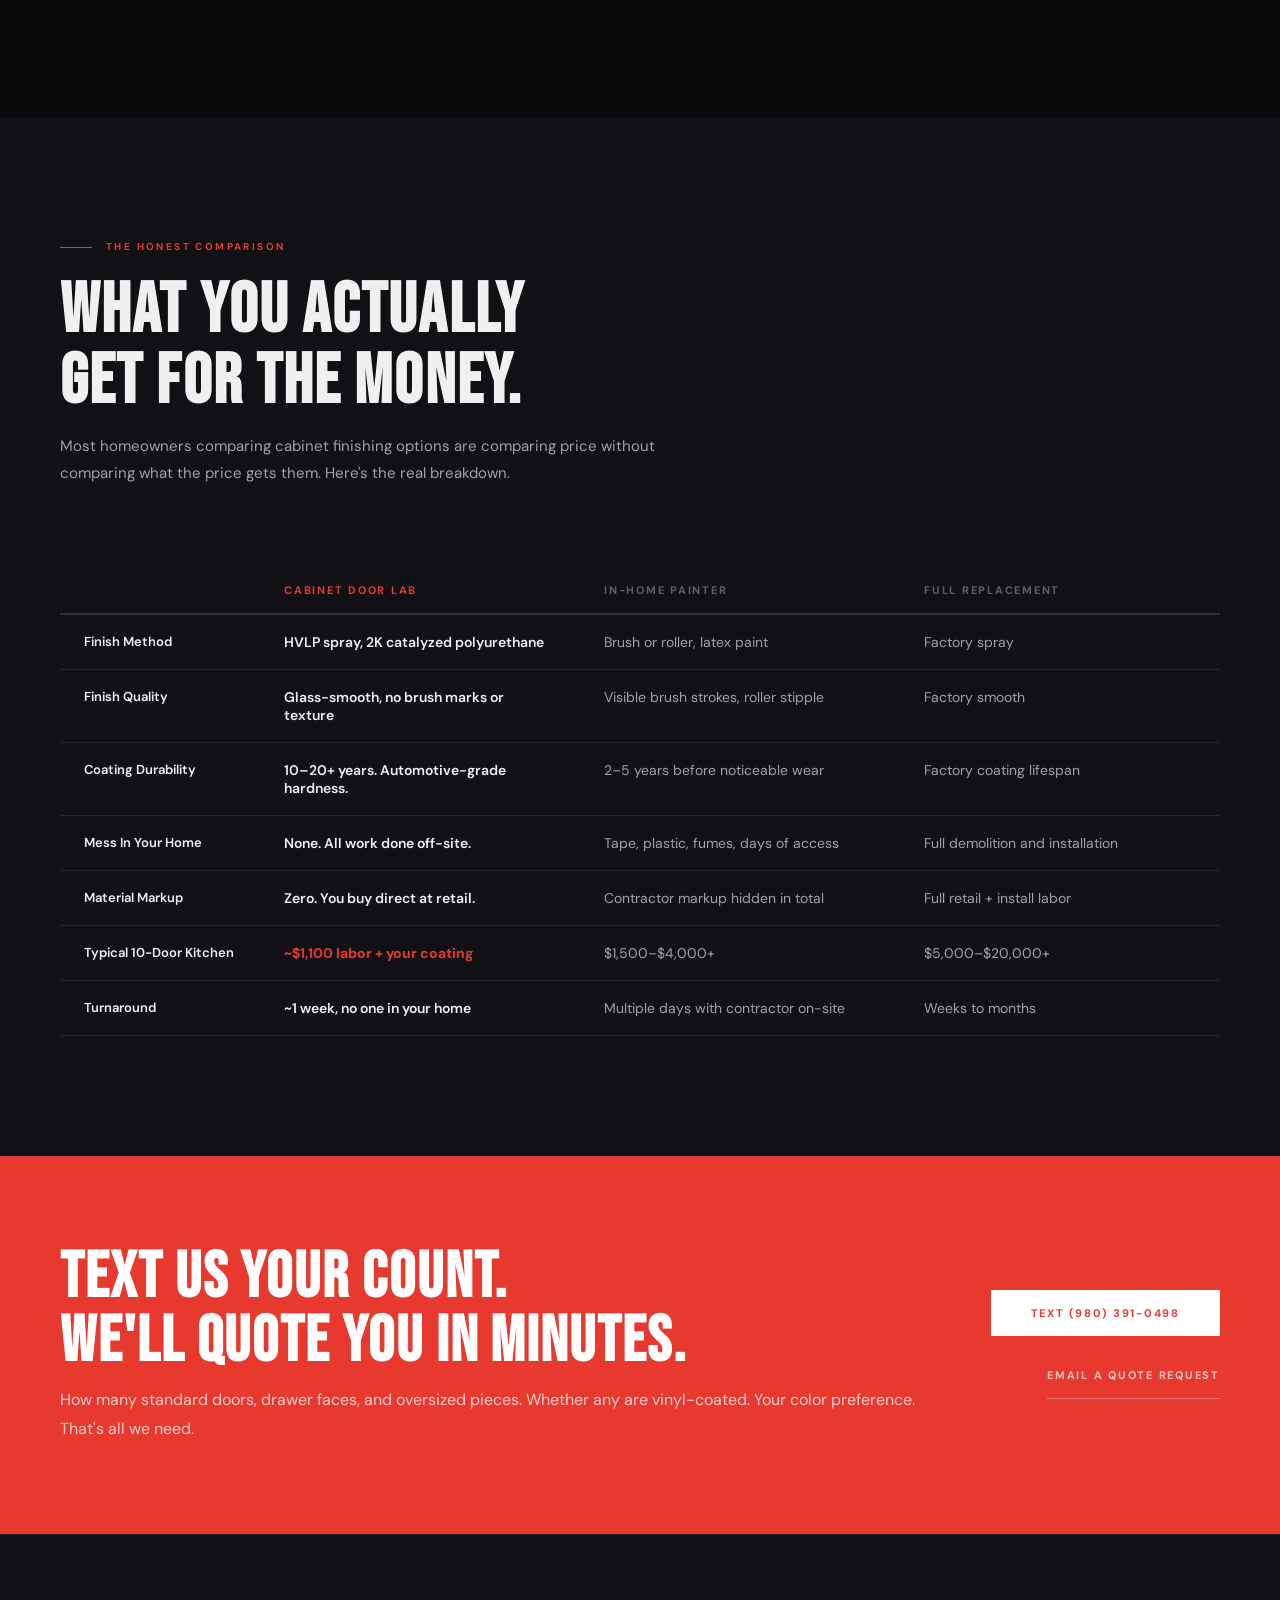
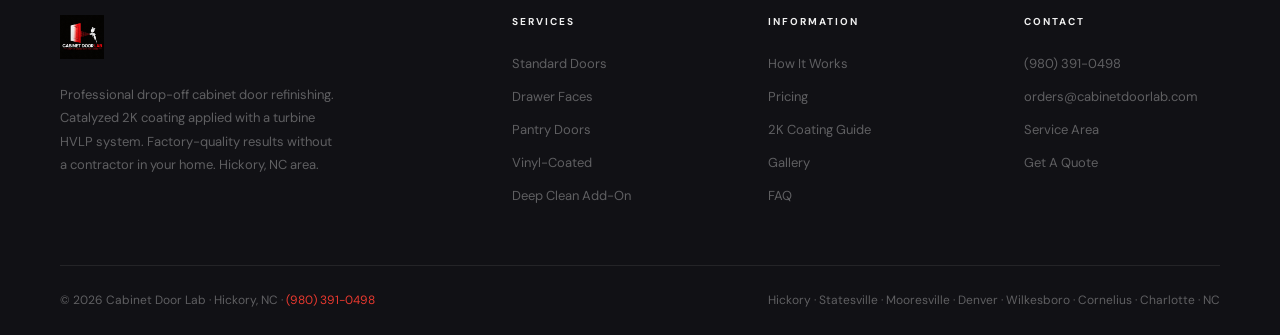
<file: pages/pricing.html>
<!DOCTYPE html>
<html lang="en">
<head>
  <meta charset="UTF-8" /><meta name="viewport" content="width=device-width, initial-scale=1.0" />
  <title>Pricing | Cabinet Door Lab | What Does Cabinet Door Refinishing Cost?</title>
  <meta name="description" content="Flat-rate pricing for professional cabinet door refinishing. Standard doors $80, drawer faces $50, pantry doors $100. 2K catalyzed coating. Hickory NC area." />
  <link rel="canonical" href="https://cabinetdoorlab.com/pages/pricing.html" />
  <link rel="preconnect" href="https://fonts.googleapis.com" />
  <link rel="preconnect" href="https://fonts.gstatic.com" crossorigin />
  <link href="https://fonts.googleapis.com/css2?family=Bebas+Neue&family=DM+Sans:wght@300;400;500;600;700&display=swap" rel="stylesheet" />
  <link rel="stylesheet" href="../css/style.css" />
  <style>
    .price-hero-num {
      font-family: 'Bebas Neue', sans-serif;
      font-size: clamp(80px, 12vw, 160px);
      line-height: 1; letter-spacing: 0.02em;
      color: var(--white);
    }
    .price-hero-num span { color: var(--red); }
    .tier-block { padding: 80px 0; border-bottom: 1px solid var(--rule); }
    .tier-block:last-of-type { border-bottom: none; }
    .tier-header {
      display: grid; grid-template-columns: 1fr auto;
      gap: 40px; align-items: end;
      margin-bottom: 40px;
    }
    .tier-name {
      font-family: 'Bebas Neue', sans-serif;
      font-size: clamp(32px, 4vw, 52px);
      letter-spacing: 0.03em; line-height: 1;
    }
    .tier-context { font-size: 14px; color: var(--white3); max-width: 480px; line-height: 1.75; margin-top: 12px; }
    .tier-tag-large {
      font-size: 10px; font-weight: 700; letter-spacing: 0.2em;
      text-transform: uppercase; color: var(--red);
      border: 1px solid var(--red); padding: 6px 14px;
      white-space: nowrap; align-self: flex-start;
    }
    .billing-strip {
      display: grid; grid-template-columns: repeat(4,1fr);
      border-top: 1px solid var(--rule);
      border-bottom: 1px solid var(--rule);
      margin: 80px 0;
    }
    .billing-cell {
      padding: 48px 36px;
      border-right: 1px solid var(--rule);
    }
    .billing-cell:last-child { border-right: none; }
    .billing-step-num {
      font-family: 'Bebas Neue', sans-serif;
      font-size: 11px; letter-spacing: 0.2em; color: var(--red);
      margin-bottom: 20px;
      display: flex; align-items: center; gap: 10px;
    }
    .billing-step-num::after { content: ''; flex: 1; height: 1px; background: var(--rule2); }
    .billing-cell h4 { font-family: 'Bebas Neue', sans-serif; font-size: 22px; letter-spacing: 0.04em; margin-bottom: 10px; }
    .billing-cell p { font-size: 13px; line-height: 1.8; }
    .compare-block { margin-top: 80px; }
    .compare-row {
      display: grid; grid-template-columns: 200px 1fr 1fr 1fr;
      border-bottom: 1px solid var(--rule);
    }
    .compare-row.header { border-bottom: 2px solid var(--rule2); }
    .compare-cell { padding: 18px 24px; font-size: 14px; color: var(--white2); }
    .compare-cell:first-child { color: var(--white); font-weight: 600; font-size: 13px; }
    .compare-cell.col-head {
      font-size: 11px; font-weight: 700; letter-spacing: 0.16em;
      text-transform: uppercase; color: var(--white3); padding: 16px 24px;
    }
    .compare-cell.col-head.ours { color: var(--red); }
    .compare-cell.win { color: var(--white); font-weight: 600; }
    .compare-row:hover .compare-cell { background: rgba(255,255,255,0.015); }
    @media(max-width:1024px) { .billing-strip { grid-template-columns: repeat(2,1fr); } .billing-cell { border-bottom: 1px solid var(--rule); } }
    @media(max-width:768px) {
      .tier-header { grid-template-columns: 1fr; gap:16px; }
      .billing-strip { grid-template-columns: 1fr; }
      .billing-cell { border-right: none; }
      .compare-row { grid-template-columns: 1fr 1fr; }
      .compare-cell:nth-child(3), .compare-cell:nth-child(4),
      .compare-cell.col-head:nth-child(3), .compare-cell.col-head:nth-child(4) { display: none; }
    }
  </style>
</head>
<body>

<nav id="nav">
  <div class="nav-inner">
    <a href="../index.html" class="nav-logo"><img src="../images/logo.png" alt="Cabinet Door Lab" /></a>
    <ul class="nav-links">
      <li><a href="how-it-works.html">Process</a></li>
      <li><a href="services.html">Services</a></li>
      <li><a href="pricing.html" class="active">Pricing</a></li>
      <li><a href="coating-guide.html">2K Coating</a></li>
      <li><a href="gallery.html">Gallery</a></li>
      <li><a href="about.html">About</a></li>
      <li><a href="faq.html">FAQ</a></li>
    </ul>
    <a href="contact.html" class="nav-cta-btn">Get A Quote</a>
    <div class="nav-hamburger"><span></span><span></span><span></span></div>
  </div>
</nav>

<!-- PAGE HERO -->
<div class="page-hero">
  <div class="wrap">
    <p class="breadcrumb"><a href="../index.html">Home</a> / <span>Pricing</span></p>
    <p class="section-label">What It Costs</p>
    <h1>Flat Rate.<br />Per Piece.<br />No Surprises.</h1>
    <p class="lead">Every price on this page is exactly what you pay — no hidden fees, no material markup, no hourly rates that balloon on complex jobs. You buy the coating direct. We charge for the craftsmanship. You pay at pickup.</p>
  </div>
</div>

<!-- THE OPENING FRAME -->
<section class="section" style="background:var(--black);">
  <div class="wrap">
    <div class="copy-split">
      <div class="reveal">
        <p class="section-label">Put It In Perspective</p>
        <h2 style="margin-bottom:28px;">A Typical Kitchen.<br />What You're Actually<br />Comparing Against.</h2>
        <p style="margin-bottom:20px;">Ten standard doors and six drawer faces is a fairly common kitchen. At Cabinet Door Lab, that job runs <strong>$1,100 in labor</strong> — plus whatever you spend on the coating you purchase directly, typically $150 to $300 depending on quantity and color.</p>
        <p style="margin-bottom:20px;">An in-home cabinet painter in this area will quote you somewhere between $1,500 and $4,000 for the same kitchen — and apply brush-and-roll latex that starts showing wear in two to three years in a busy kitchen environment.</p>
        <p>Full cabinet replacement? You're looking at $5,000 on the low end and $20,000 or more if you want quality materials. And you still end up with a finish that came out of a production line, not a professional spray booth.</p>
      </div>
      <div class="reveal rd2">
        <div style="border-top: 3px solid var(--red); padding-top: 40px;">
          <div style="margin-bottom:48px;">
            <div style="font-size:11px;font-weight:700;letter-spacing:0.2em;text-transform:uppercase;color:var(--red);margin-bottom:8px;">Cabinet Door Lab — 10 Doors, 6 Drawers</div>
            <div class="price-hero-num">$1<span>,</span>100</div>
            <div style="font-size:13px;color:var(--white3);margin-top:8px;">Labor only. You buy the coating direct at retail — no markup.</div>
          </div>
          <div style="border-top:1px solid var(--rule);padding-top:32px;">
            <div style="font-size:11px;font-weight:700;letter-spacing:0.2em;text-transform:uppercase;color:var(--white3);margin-bottom:16px;">The Alternatives</div>
            <div style="display:flex;flex-direction:column;gap:14px;">
              <div style="display:flex;justify-content:space-between;align-items:baseline;padding-bottom:14px;border-bottom:1px solid var(--rule);">
                <span style="font-size:14px;color:var(--white3);">In-home cabinet painter</span>
                <span style="font-family:'Bebas Neue',sans-serif;font-size:24px;color:var(--white3);">$1,500–$4,000+</span>
              </div>
              <div style="display:flex;justify-content:space-between;align-items:baseline;">
                <span style="font-size:14px;color:var(--white3);">Full cabinet replacement</span>
                <span style="font-family:'Bebas Neue',sans-serif;font-size:24px;color:var(--white3);">$5,000–$20,000+</span>
              </div>
            </div>
          </div>
        </div>
      </div>
    </div>
  </div>
</section>

<!-- PRICING TIERS -->
<section style="background:var(--surface);">
  <div class="wrap">

    <!-- STANDARD -->
    <div class="tier-block">
      <div class="tier-header reveal">
        <div>
          <p class="section-label" style="margin-bottom:8px;">Standard Tier</p>
          <div class="tier-name">Clean Surfaces</div>
          <p class="tier-context">For doors and drawer faces that arrive hardware-free and reasonably clean — ready for sanding and spray. This covers the vast majority of kitchens.</p>
        </div>
        <div class="tier-tag-large">Most Common</div>
      </div>
      <table class="services-table reveal">
        <thead>
          <tr>
            <th style="width:32%;">Surface</th>
            <th>What's Included</th>
            <th>Price Per Piece</th>
          </tr>
        </thead>
        <tbody>
          <tr>
            <td>Standard Door</td>
            <td class="desc">Any door style — shaker, flat-panel, raised-panel, slab. Hardware removed before drop-off. Both sides fully sprayed and finished. Full sanding and surface prep, tack clean, HVLP spray application, and cure time.</td>
            <td class="price"><span class="from">per door</span>$80</td>
          </tr>
          <tr>
            <td>Drawer Face</td>
            <td class="desc">All sizes. Hardware removed before drop-off. Sprayed to match your doors exactly — same coating, same process, same finish. Front and edges fully finished.</td>
            <td class="price"><span class="from">per face</span>$50</td>
          </tr>
          <tr>
            <td>Pantry &amp; Oversized Door</td>
            <td class="desc">Full-height pantry doors and any oversized cabinet door beyond standard dimensions. More material, more time, same quality standard.</td>
            <td class="price"><span class="from">per door</span>$100</td>
          </tr>
        </tbody>
      </table>
    </div>

    <!-- VINYL -->
    <div class="tier-block">
      <div class="tier-header reveal">
        <div>
          <p class="section-label" style="margin-bottom:8px;">Vinyl / Thermofoil Tier</p>
          <div class="tier-name">Wrapped Surfaces</div>
          <p class="tier-context">For doors and faces with existing vinyl or thermofoil wrap. This requires stripping the existing material, sealing the MDF core, priming, and then spraying. More steps, more labor — priced accordingly. The result is a permanent finish that will not peel again.</p>
        </div>
        <div class="tier-tag-large">Tell Us At Booking</div>
      </div>
      <table class="services-table reveal">
        <thead>
          <tr>
            <th style="width:32%;">Surface</th>
            <th>What's Included</th>
            <th>Price Per Piece</th>
          </tr>
        </thead>
        <tbody>
          <tr>
            <td>Standard Door <span class="tier-tag">Vinyl</span></td>
            <td class="desc">Strip existing wrap, seal MDF core, prime, and spray with 2K catalyzed coating. No peeling. No bubbling. A hard, permanent finish over a properly prepared substrate.</td>
            <td class="price"><span class="from">per door</span>$100</td>
          </tr>
          <tr>
            <td>Drawer Face <span class="tier-tag">Vinyl</span></td>
            <td class="desc">Same complete stripping, sealing, priming, and spray process on all drawer faces with existing vinyl wrap.</td>
            <td class="price"><span class="from">per face</span>$75</td>
          </tr>
          <tr>
            <td>Pantry &amp; Oversized <span class="tier-tag">Vinyl</span></td>
            <td class="desc">Full strip and refinish process on oversized or full-height doors with existing vinyl or thermofoil wrap.</td>
            <td class="price"><span class="from">per door</span>$120</td>
          </tr>
        </tbody>
      </table>
    </div>

    <!-- ADD-ON -->
    <div class="tier-block">
      <div class="tier-header reveal">
        <div>
          <p class="section-label" style="margin-bottom:8px;">Add-On</p>
          <div class="tier-name">Deep Clean</div>
          <p class="tier-context">We sand and prep every door as part of the standard price. When a door arrives with heavy grease, kitchen exhaust contamination, or serious buildup that goes beyond normal surface prep, we charge $15 per piece for the additional degreasing work. This is assessed visually at drop-off — you're told before we touch anything.</p>
        </div>
        <div class="tier-tag-large">Assessed At Drop-Off</div>
      </div>
      <table class="services-table reveal">
        <thead>
          <tr>
            <th style="width:32%;">Service</th>
            <th>When It Applies</th>
            <th>Price Per Piece</th>
          </tr>
        </thead>
        <tbody>
          <tr>
            <td>Deep Clean Add-On</td>
            <td class="desc">Heavy caked-on grease or kitchen exhaust buildup well beyond what a basic wipe-down removes. Not a charge for normal kitchen use — this applies when contamination is significant enough to affect prep time and coating adhesion. You'll know at drop-off if it applies to your pieces.</td>
            <td class="price"><span class="from">per piece</span>$15</td>
          </tr>
        </tbody>
      </table>
    </div>

  </div>
</section>

<!-- HOW BILLING WORKS -->
<section class="section" style="background:var(--black);">
  <div class="wrap">
    <p class="section-label reveal">How Payment Works</p>
    <h2 class="reveal rd1" style="margin-bottom:60px;">You Don't Pay Until<br />You See The Work.</h2>
    <div class="billing-strip">
      <div class="billing-cell reveal rd1">
        <div class="billing-step-num">01</div>
        <h4>Get A Quote</h4>
        <p>Text or email us your door count, types, and color preference. We quote you within minutes. No obligation, no deposit required to get a number.</p>
      </div>
      <div class="billing-cell reveal rd2">
        <div class="billing-step-num">02</div>
        <h4>Buy The Coating</h4>
        <p>We specify exactly what 2K coating to purchase and how much. You buy it directly from a paint supplier at retail. We don't touch that transaction — zero markup on your end.</p>
      </div>
      <div class="billing-cell reveal rd3">
        <div class="billing-step-num">03</div>
        <h4>Drop Off</h4>
        <p>Bring your doors and the sealed coating to our Hickory shop. We inspect, confirm any add-ons, and log your job. You leave with a timeline and a $0 balance due.</p>
      </div>
      <div class="billing-cell reveal rd4">
        <div class="billing-step-num">04</div>
        <h4>Pay At Pickup</h4>
        <p>We contact you when the work is done. You come in, look at every piece, and pay when you're satisfied. That's how a shop that stands behind its work operates.</p>
      </div>
    </div>

    <!-- WHAT'S INCLUDED -->
    <div class="copy-split" style="margin-top:80px;">
      <div class="reveal">
        <p class="section-label">What's In The Price</p>
        <h2 style="margin-bottom:28px;">Every Line Item<br />Includes This.</h2>
        <p style="margin-bottom:20px;">The per-piece price covers the complete finishing process — not just the spray time. There's a significant amount of prep work that goes into a finish before the gun comes out, and all of it is included.</p>
        <p>The one thing not included is the coating itself — because you purchase it directly. We give you the exact spec and quantity. You buy it at retail with no markup from us.</p>
      </div>
      <div class="reveal rd2">
        <ul class="check-list">
          <li>Complete sanding of all surfaces prior to coating</li>
          <li>Surface prep and degreasing to standard kitchen condition</li>
          <li>Tack cleaning immediately before spray — no dust contamination</li>
          <li>Primer coats where the substrate or condition requires it</li>
          <li>Professional HVLP spray application — multiple coats to spec</li>
          <li>Proper flash time between coats</li>
          <li>Full cure time before release — no soft finish on pickup</li>
          <li>Visual inspection of every piece before we contact you for pickup</li>
        </ul>
      </div>
    </div>
  </div>
</section>

<!-- COMPARISON -->
<section class="section" style="background:var(--surface);">
  <div class="wrap">
    <p class="section-label reveal">The Honest Comparison</p>
    <h2 class="reveal rd1" style="margin-bottom:16px;">What You Actually<br />Get For The Money.</h2>
    <p class="reveal rd2" style="max-width:600px;margin-bottom:48px;">Most homeowners comparing cabinet finishing options are comparing price without comparing what the price gets them. Here's the real breakdown.</p>
    <div class="compare-block reveal">
      <div class="compare-row header">
        <div class="compare-cell col-head"></div>
        <div class="compare-cell col-head ours">Cabinet Door Lab</div>
        <div class="compare-cell col-head">In-Home Painter</div>
        <div class="compare-cell col-head">Full Replacement</div>
      </div>
      <div class="compare-row">
        <div class="compare-cell">Finish Method</div>
        <div class="compare-cell win">HVLP spray, 2K catalyzed polyurethane</div>
        <div class="compare-cell">Brush or roller, latex paint</div>
        <div class="compare-cell">Factory spray</div>
      </div>
      <div class="compare-row">
        <div class="compare-cell">Finish Quality</div>
        <div class="compare-cell win">Glass-smooth, no brush marks or texture</div>
        <div class="compare-cell">Visible brush strokes, roller stipple</div>
        <div class="compare-cell">Factory smooth</div>
      </div>
      <div class="compare-row">
        <div class="compare-cell">Coating Durability</div>
        <div class="compare-cell win">10–20+ years. Automotive-grade hardness.</div>
        <div class="compare-cell">2–5 years before noticeable wear</div>
        <div class="compare-cell">Factory coating lifespan</div>
      </div>
      <div class="compare-row">
        <div class="compare-cell">Mess In Your Home</div>
        <div class="compare-cell win">None. All work done off-site.</div>
        <div class="compare-cell">Tape, plastic, fumes, days of access</div>
        <div class="compare-cell">Full demolition and installation</div>
      </div>
      <div class="compare-row">
        <div class="compare-cell">Material Markup</div>
        <div class="compare-cell win">Zero. You buy direct at retail.</div>
        <div class="compare-cell">Contractor markup hidden in total</div>
        <div class="compare-cell">Full retail + install labor</div>
      </div>
      <div class="compare-row">
        <div class="compare-cell">Typical 10-Door Kitchen</div>
        <div class="compare-cell win" style="color:var(--red);font-weight:700;">~$1,100 labor + your coating</div>
        <div class="compare-cell">$1,500–$4,000+</div>
        <div class="compare-cell">$5,000–$20,000+</div>
      </div>
      <div class="compare-row">
        <div class="compare-cell">Turnaround</div>
        <div class="compare-cell win">~1 week, no one in your home</div>
        <div class="compare-cell">Multiple days with contractor on-site</div>
        <div class="compare-cell">Weeks to months</div>
      </div>
    </div>
  </div>
</section>

<!-- CTA -->
<div class="cta-band">
  <div class="wrap">
    <div class="cta-band-inner">
      <div>
        <h2>Text Us Your Count.<br />We'll Quote You In Minutes.</h2>
        <p>How many standard doors, drawer faces, and oversized pieces. Whether any are vinyl-coated. Your color preference. That's all we need.</p>
      </div>
      <div class="cta-band-actions">
        <a href="sms:+19803910498" class="btn-white">Text (980) 391-0498</a>
        <a href="mailto:orders@cabinetdoorlab.com" class="btn-ghost-white">Email A Quote Request</a>
      </div>
    </div>
  </div>
</div>

<footer>
  <div class="wrap">
    <div class="footer-grid">
      <div>
        <img src="../images/logo.png" alt="Cabinet Door Lab" class="footer-logo-img" />
        <p class="footer-desc">Professional drop-off cabinet door refinishing. Catalyzed 2K coating applied with a turbine HVLP system. Factory-quality results without a contractor in your home. Hickory, NC area.</p>
      </div>
      <div class="footer-col"><h5>Services</h5><ul class="footer-links"><li><a href="services.html#standard">Standard Doors</a></li><li><a href="services.html#drawers">Drawer Faces</a></li><li><a href="services.html#oversized">Pantry Doors</a></li><li><a href="services.html#vinyl">Vinyl-Coated</a></li><li><a href="services.html#deepclean">Deep Clean Add-On</a></li></ul></div>
      <div class="footer-col"><h5>Information</h5><ul class="footer-links"><li><a href="how-it-works.html">How It Works</a></li><li><a href="pricing.html">Pricing</a></li><li><a href="coating-guide.html">2K Coating Guide</a></li><li><a href="gallery.html">Gallery</a></li><li><a href="faq.html">FAQ</a></li></ul></div>
      <div class="footer-col"><h5>Contact</h5><ul class="footer-links"><li><a href="sms:+19803910498">(980) 391-0498</a></li><li><a href="mailto:orders@cabinetdoorlab.com">orders@cabinetdoorlab.com</a></li><li><a href="service-area.html">Service Area</a></li><li><a href="contact.html">Get A Quote</a></li></ul></div>
    </div>
    <div class="footer-bottom">
      <p>&copy; 2026 Cabinet Door Lab &middot; Hickory, NC &middot; <a href="sms:+19803910498" style="color:var(--red);">(980) 391-0498</a></p>
      <p class="footer-cities">Hickory &middot; Statesville &middot; Mooresville &middot; Denver &middot; Wilkesboro &middot; Cornelius &middot; Charlotte &middot; NC</p>
    </div>
  </div>
</footer>

<script src="../js/main.js"></script>
</body>
</html>
</file>
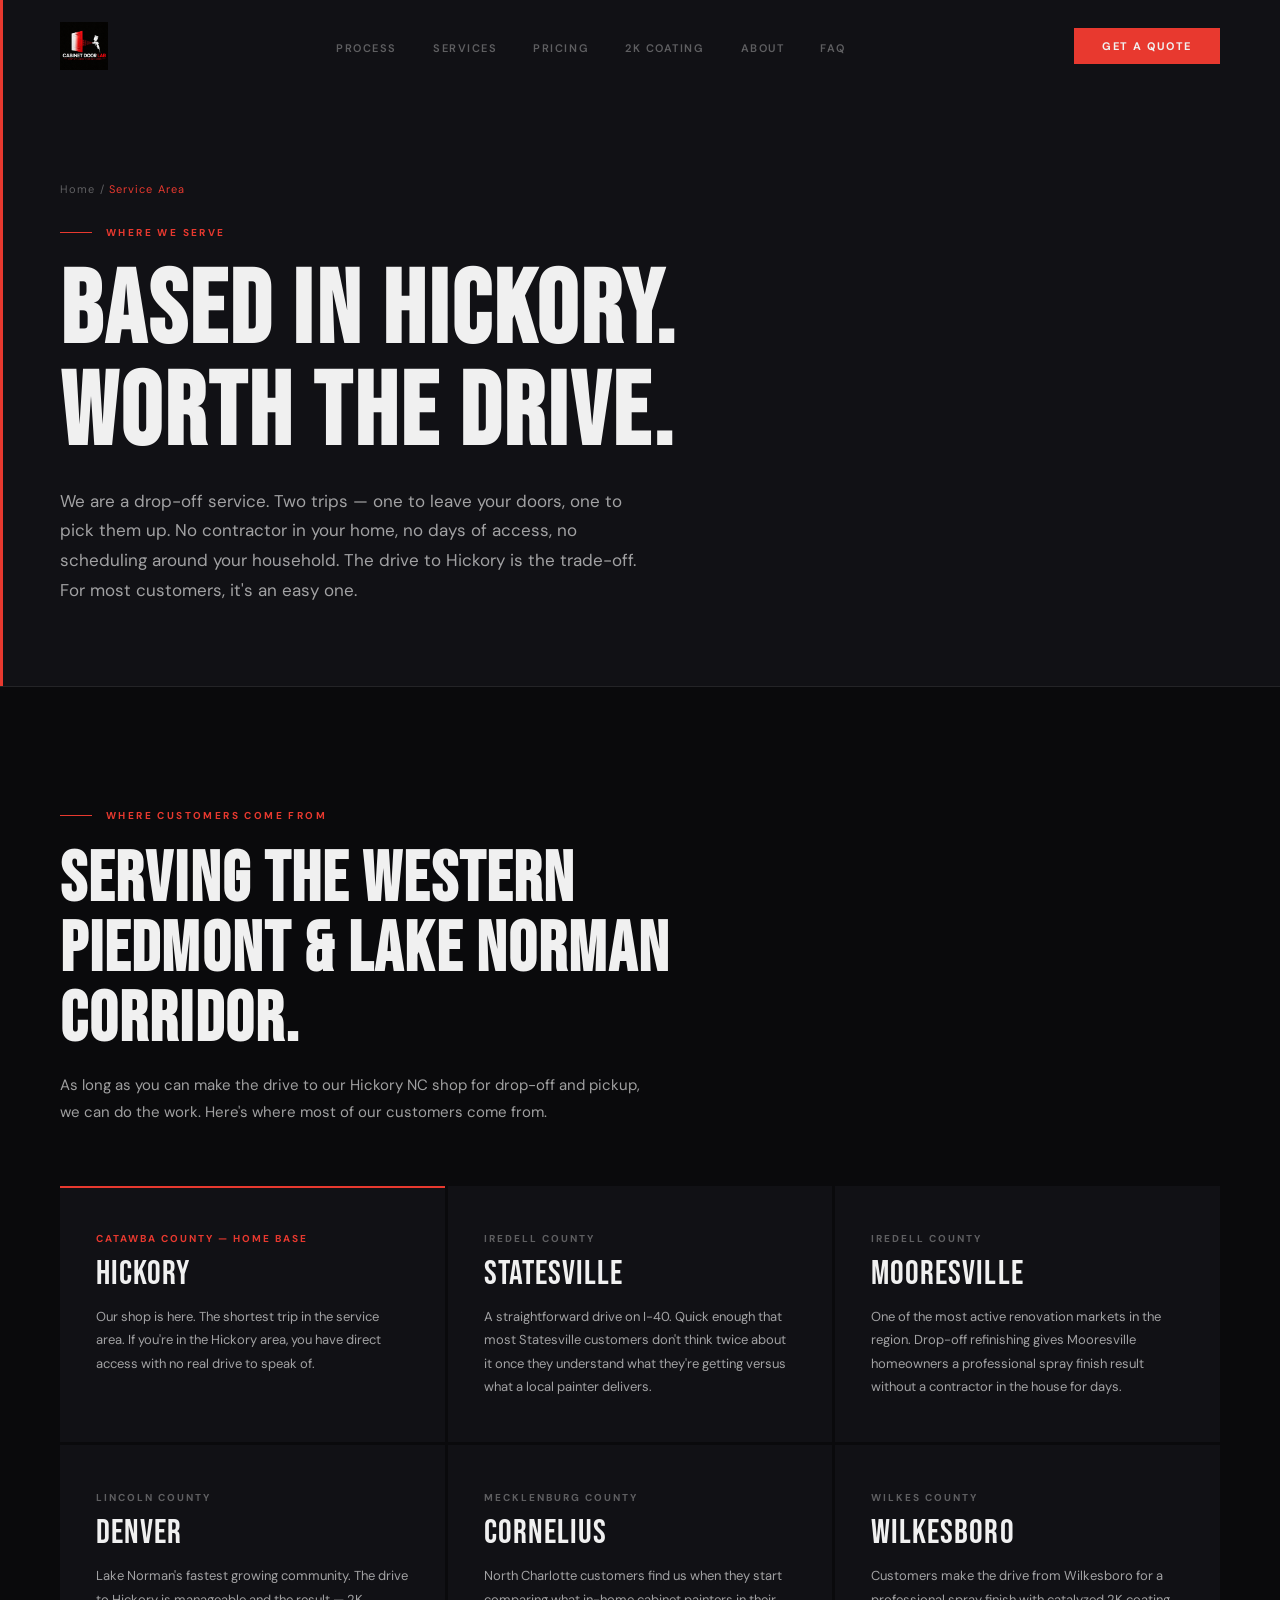
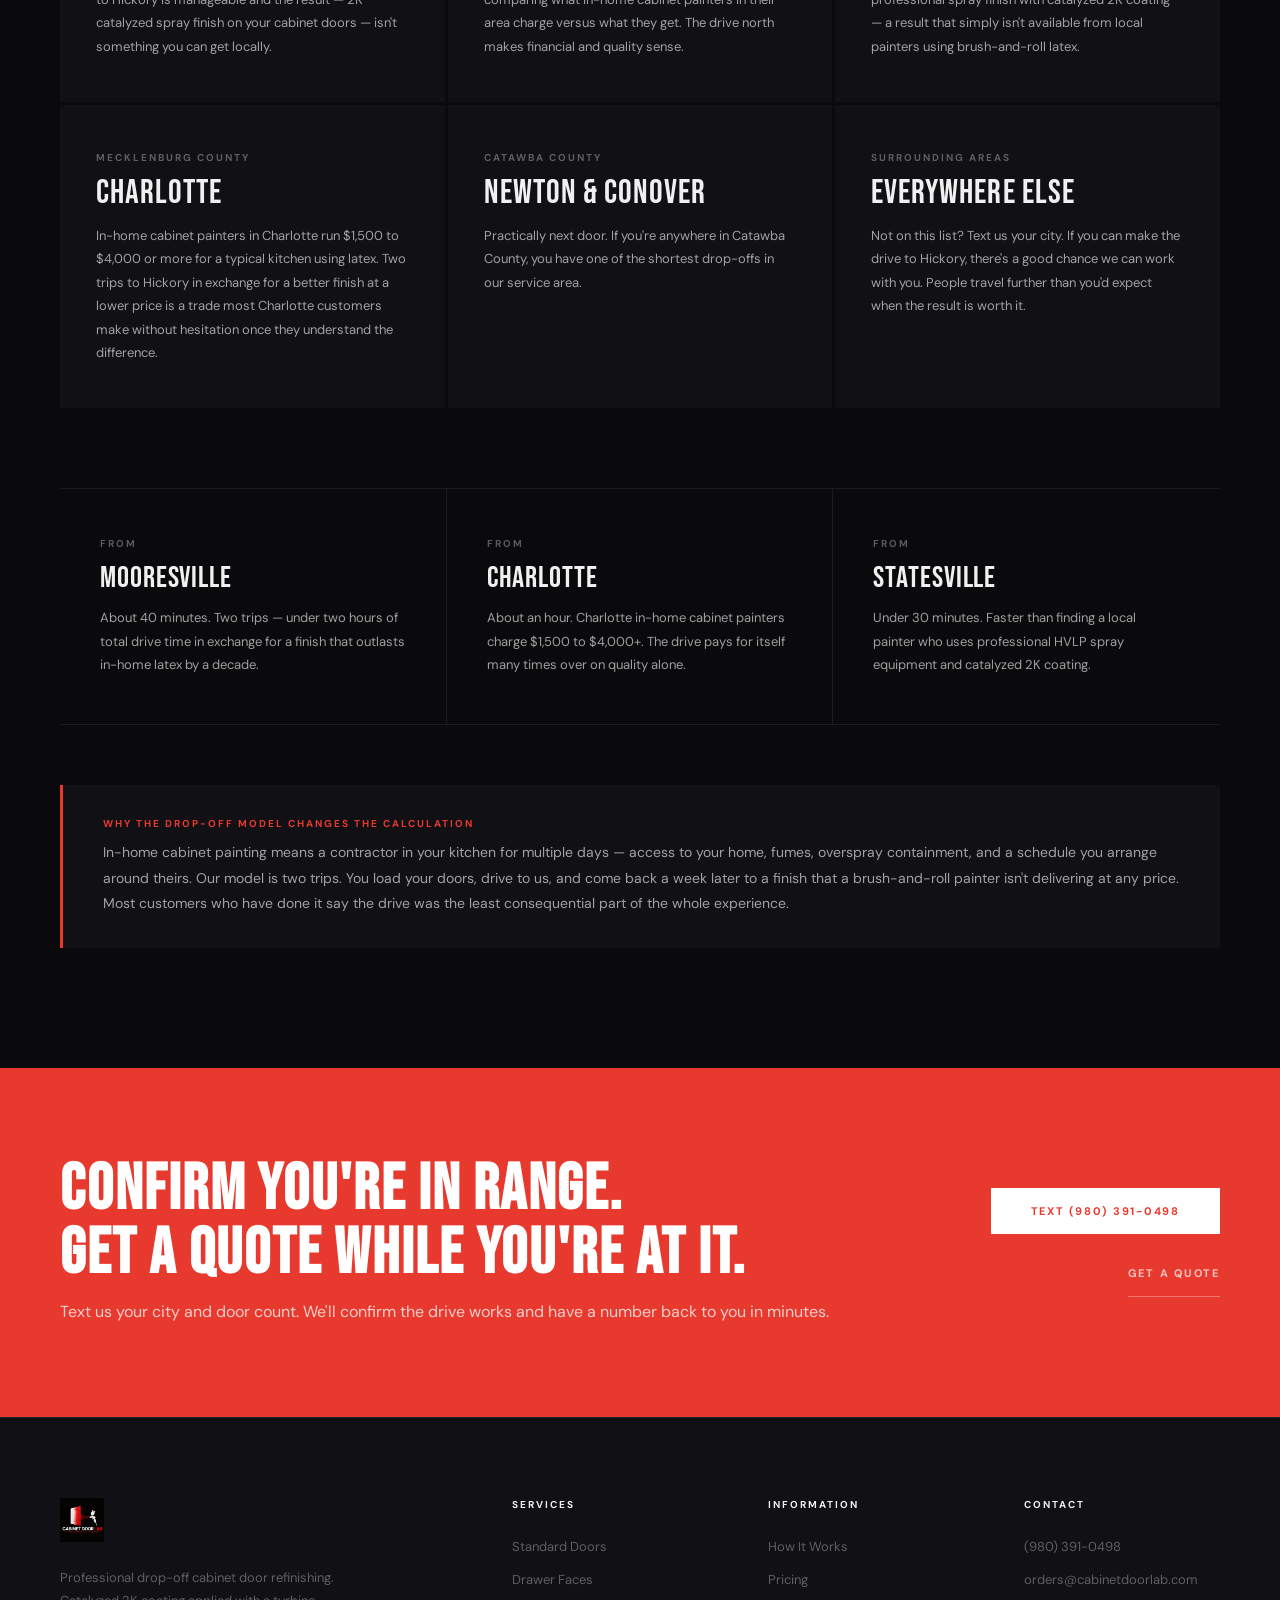
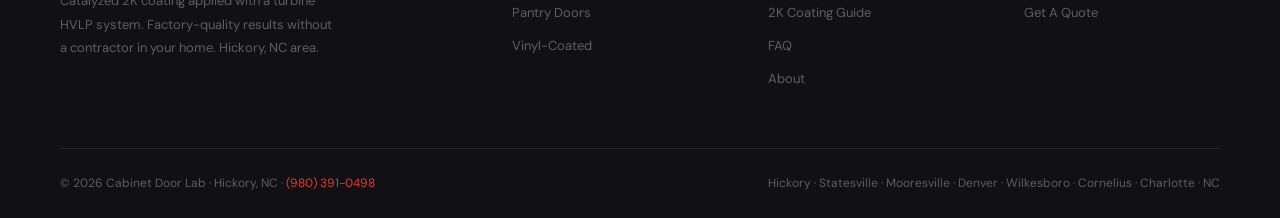
<file: pages/service-area.html>
<!DOCTYPE html>
<html lang="en">
<head>
  <meta charset="UTF-8" /><meta name="viewport" content="width=device-width, initial-scale=1.0" />
  <title>Service Area | Cabinet Door Lab | Hickory, Statesville, Mooresville, Charlotte NC</title>
  <meta name="description" content="Cabinet Door Lab serves Hickory, Statesville, Mooresville, Denver, Wilkesboro, Cornelius, and Charlotte NC with professional drop-off cabinet door refinishing. Based in Hickory, NC." />
  <link rel="canonical" href="https://cabinetdoorlab.com/pages/service-area.html" />
  <link rel="preconnect" href="https://fonts.googleapis.com" />
  <link rel="preconnect" href="https://fonts.gstatic.com" crossorigin />
  <link href="https://fonts.googleapis.com/css2?family=Bebas+Neue&family=DM+Sans:wght@300;400;500;600;700&display=swap" rel="stylesheet" />
  <link rel="stylesheet" href="../css/style.css" />
  <style>
    .area-grid {
      display: grid; grid-template-columns: repeat(3,1fr);
      gap: 3px; margin-top: 60px;
    }
    .area-cell {
      background: var(--surface); padding: 44px 36px;
      border-top: 2px solid transparent;
      transition: background 0.3s;
    }
    .area-cell:hover { background: var(--surface2); }
    .area-cell.home { border-top-color: var(--red); }
    .area-county {
      font-size: 10px; font-weight: 700; letter-spacing: 0.2em;
      text-transform: uppercase; margin-bottom: 12px;
    }
    .area-county.primary { color: var(--red); }
    .area-county.secondary { color: var(--white3); }
    .area-city {
      font-family: 'Bebas Neue', sans-serif;
      font-size: 34px; letter-spacing: 0.03em;
      color: var(--white); margin-bottom: 14px; line-height: 1;
    }
    .area-cell p { font-size: 13px; line-height: 1.8; }
    .drive-row {
      display: grid; grid-template-columns: repeat(3,1fr);
      border-top: 1px solid var(--rule);
      border-bottom: 1px solid var(--rule);
      margin-top: 80px;
    }
    .drive-cell {
      padding: 48px 40px;
      border-right: 1px solid var(--rule);
    }
    .drive-cell:last-child { border-right: none; }
    .drive-label {
      font-size: 10px; font-weight: 700; letter-spacing: 0.2em;
      text-transform: uppercase; color: var(--white3); margin-bottom: 10px;
    }
    .drive-city {
      font-family: 'Bebas Neue', sans-serif;
      font-size: 30px; letter-spacing: 0.03em;
      color: var(--white); margin-bottom: 10px;
    }
    .drive-cell p { font-size: 13px; line-height: 1.8; }
    @media(max-width:1024px){ .area-grid { grid-template-columns: repeat(2,1fr); } }
    @media(max-width:768px){
      .area-grid { grid-template-columns: 1fr; }
      .drive-row { grid-template-columns: 1fr; }
      .drive-cell { border-right: none; border-bottom: 1px solid var(--rule); }
      .drive-cell:last-child { border-bottom: none; }
    }
  </style>
</head>
<body>

<nav id="nav">
  <div class="nav-inner">
    <a href="../index.html" class="nav-logo"><img src="../images/logo.png" alt="Cabinet Door Lab" /></a>
    <ul class="nav-links">
      <li><a href="how-it-works.html">Process</a></li>
      <li><a href="services.html">Services</a></li>
      <li><a href="pricing.html">Pricing</a></li>
      <li><a href="coating-guide.html">2K Coating</a></li>
      <li><a href="about.html">About</a></li>
      <li><a href="faq.html">FAQ</a></li>
    </ul>
    <a href="contact.html" class="nav-cta-btn">Get A Quote</a>
    <div class="nav-hamburger"><span></span><span></span><span></span></div>
  </div>
</nav>

<div class="page-hero">
  <div class="wrap">
    <p class="breadcrumb"><a href="../index.html">Home</a> / <span>Service Area</span></p>
    <p class="section-label">Where We Serve</p>
    <h1>Based In Hickory.<br />Worth The Drive.</h1>
    <p class="lead">We are a drop-off service. Two trips — one to leave your doors, one to pick them up. No contractor in your home, no days of access, no scheduling around your household. The drive to Hickory is the trade-off. For most customers, it's an easy one.</p>
  </div>
</div>

<section class="section" style="background:var(--black);">
  <div class="wrap">

    <p class="section-label reveal">Where Customers Come From</p>
    <h2 class="reveal rd1" style="margin-bottom:16px;">Serving The Western<br />Piedmont &amp; Lake Norman<br />Corridor.</h2>
    <p class="reveal rd2" style="max-width:580px;font-size:15px;margin-bottom:0;">As long as you can make the drive to our Hickory NC shop for drop-off and pickup, we can do the work. Here's where most of our customers come from.</p>

    <div class="area-grid">
      <div class="area-cell home reveal rd1">
        <div class="area-county primary">Catawba County &mdash; Home Base</div>
        <div class="area-city">Hickory</div>
        <p>Our shop is here. The shortest trip in the service area. If you're in the Hickory area, you have direct access with no real drive to speak of.</p>
      </div>
      <div class="area-cell reveal rd2">
        <div class="area-county secondary">Iredell County</div>
        <div class="area-city">Statesville</div>
        <p>A straightforward drive on I-40. Quick enough that most Statesville customers don't think twice about it once they understand what they're getting versus what a local painter delivers.</p>
      </div>
      <div class="area-cell reveal rd3">
        <div class="area-county secondary">Iredell County</div>
        <div class="area-city">Mooresville</div>
        <p>One of the most active renovation markets in the region. Drop-off refinishing gives Mooresville homeowners a professional spray finish result without a contractor in the house for days.</p>
      </div>
      <div class="area-cell reveal rd1">
        <div class="area-county secondary">Lincoln County</div>
        <div class="area-city">Denver</div>
        <p>Lake Norman's fastest growing community. The drive to Hickory is manageable and the result — 2K catalyzed spray finish on your cabinet doors — isn't something you can get locally.</p>
      </div>
      <div class="area-cell reveal rd2">
        <div class="area-county secondary">Mecklenburg County</div>
        <div class="area-city">Cornelius</div>
        <p>North Charlotte customers find us when they start comparing what in-home cabinet painters in their area charge versus what they get. The drive north makes financial and quality sense.</p>
      </div>
      <div class="area-cell reveal rd3">
        <div class="area-county secondary">Wilkes County</div>
        <div class="area-city">Wilkesboro</div>
        <p>Customers make the drive from Wilkesboro for a professional spray finish with catalyzed 2K coating — a result that simply isn't available from local painters using brush-and-roll latex.</p>
      </div>
      <div class="area-cell reveal rd1">
        <div class="area-county secondary">Mecklenburg County</div>
        <div class="area-city">Charlotte</div>
        <p>In-home cabinet painters in Charlotte run $1,500 to $4,000 or more for a typical kitchen using latex. Two trips to Hickory in exchange for a better finish at a lower price is a trade most Charlotte customers make without hesitation once they understand the difference.</p>
      </div>
      <div class="area-cell reveal rd2">
        <div class="area-county secondary">Catawba County</div>
        <div class="area-city">Newton &amp; Conover</div>
        <p>Practically next door. If you're anywhere in Catawba County, you have one of the shortest drop-offs in our service area.</p>
      </div>
      <div class="area-cell reveal rd3">
        <div class="area-county secondary">Surrounding Areas</div>
        <div class="area-city">Everywhere Else</div>
        <p>Not on this list? Text us your city. If you can make the drive to Hickory, there's a good chance we can work with you. People travel further than you'd expect when the result is worth it.</p>
      </div>
    </div>

    <div class="drive-row reveal" style="margin-top:80px;">
      <div class="drive-cell">
        <div class="drive-label">From</div>
        <div class="drive-city">Mooresville</div>
        <p>About 40 minutes. Two trips — under two hours of total drive time in exchange for a finish that outlasts in-home latex by a decade.</p>
      </div>
      <div class="drive-cell">
        <div class="drive-label">From</div>
        <div class="drive-city">Charlotte</div>
        <p>About an hour. Charlotte in-home cabinet painters charge $1,500 to $4,000+. The drive pays for itself many times over on quality alone.</p>
      </div>
      <div class="drive-cell">
        <div class="drive-label">From</div>
        <div class="drive-city">Statesville</div>
        <p>Under 30 minutes. Faster than finding a local painter who uses professional HVLP spray equipment and catalyzed 2K coating.</p>
      </div>
    </div>

    <div style="margin-top:60px;" class="reveal">
      <div class="callout">
        <div class="callout-label">Why The Drop-Off Model Changes The Calculation</div>
        <p>In-home cabinet painting means a contractor in your kitchen for multiple days — access to your home, fumes, overspray containment, and a schedule you arrange around theirs. Our model is two trips. You load your doors, drive to us, and come back a week later to a finish that a brush-and-roll painter isn't delivering at any price. Most customers who have done it say the drive was the least consequential part of the whole experience.</p>
      </div>
    </div>

  </div>
</section>

<div class="cta-band">
  <div class="wrap">
    <div class="cta-band-inner">
      <div>
        <h2>Confirm You're In Range.<br />Get A Quote While You're At It.</h2>
        <p>Text us your city and door count. We'll confirm the drive works and have a number back to you in minutes.</p>
      </div>
      <div class="cta-band-actions">
        <a href="sms:+19803910498" class="btn-white">Text (980) 391-0498</a>
        <a href="contact.html" class="btn-ghost-white">Get A Quote</a>
      </div>
    </div>
  </div>
</div>

<footer>
  <div class="wrap">
    <div class="footer-grid">
      <div>
        <img src="../images/logo.png" alt="Cabinet Door Lab" class="footer-logo-img" />
        <p class="footer-desc">Professional drop-off cabinet door refinishing. Catalyzed 2K coating applied with a turbine HVLP system. Factory-quality results without a contractor in your home. Hickory, NC area.</p>
      </div>
      <div class="footer-col"><h5>Services</h5><ul class="footer-links"><li><a href="services.html#standard">Standard Doors</a></li><li><a href="services.html#drawers">Drawer Faces</a></li><li><a href="services.html#oversized">Pantry Doors</a></li><li><a href="services.html#vinyl">Vinyl-Coated</a></li></ul></div>
      <div class="footer-col"><h5>Information</h5><ul class="footer-links"><li><a href="how-it-works.html">How It Works</a></li><li><a href="pricing.html">Pricing</a></li><li><a href="coating-guide.html">2K Coating Guide</a></li><li><a href="faq.html">FAQ</a></li><li><a href="about.html">About</a></li></ul></div>
      <div class="footer-col"><h5>Contact</h5><ul class="footer-links"><li><a href="sms:+19803910498">(980) 391-0498</a></li><li><a href="mailto:orders@cabinetdoorlab.com">orders@cabinetdoorlab.com</a></li><li><a href="contact.html">Get A Quote</a></li></ul></div>
    </div>
    <div class="footer-bottom">
      <p>&copy; 2026 Cabinet Door Lab &middot; Hickory, NC &middot; <a href="sms:+19803910498" style="color:var(--red);">(980) 391-0498</a></p>
      <p class="footer-cities">Hickory &middot; Statesville &middot; Mooresville &middot; Denver &middot; Wilkesboro &middot; Cornelius &middot; Charlotte &middot; NC</p>
    </div>
  </div>
</footer>
<script src="../js/main.js"></script>
</body>
</html>
</file>
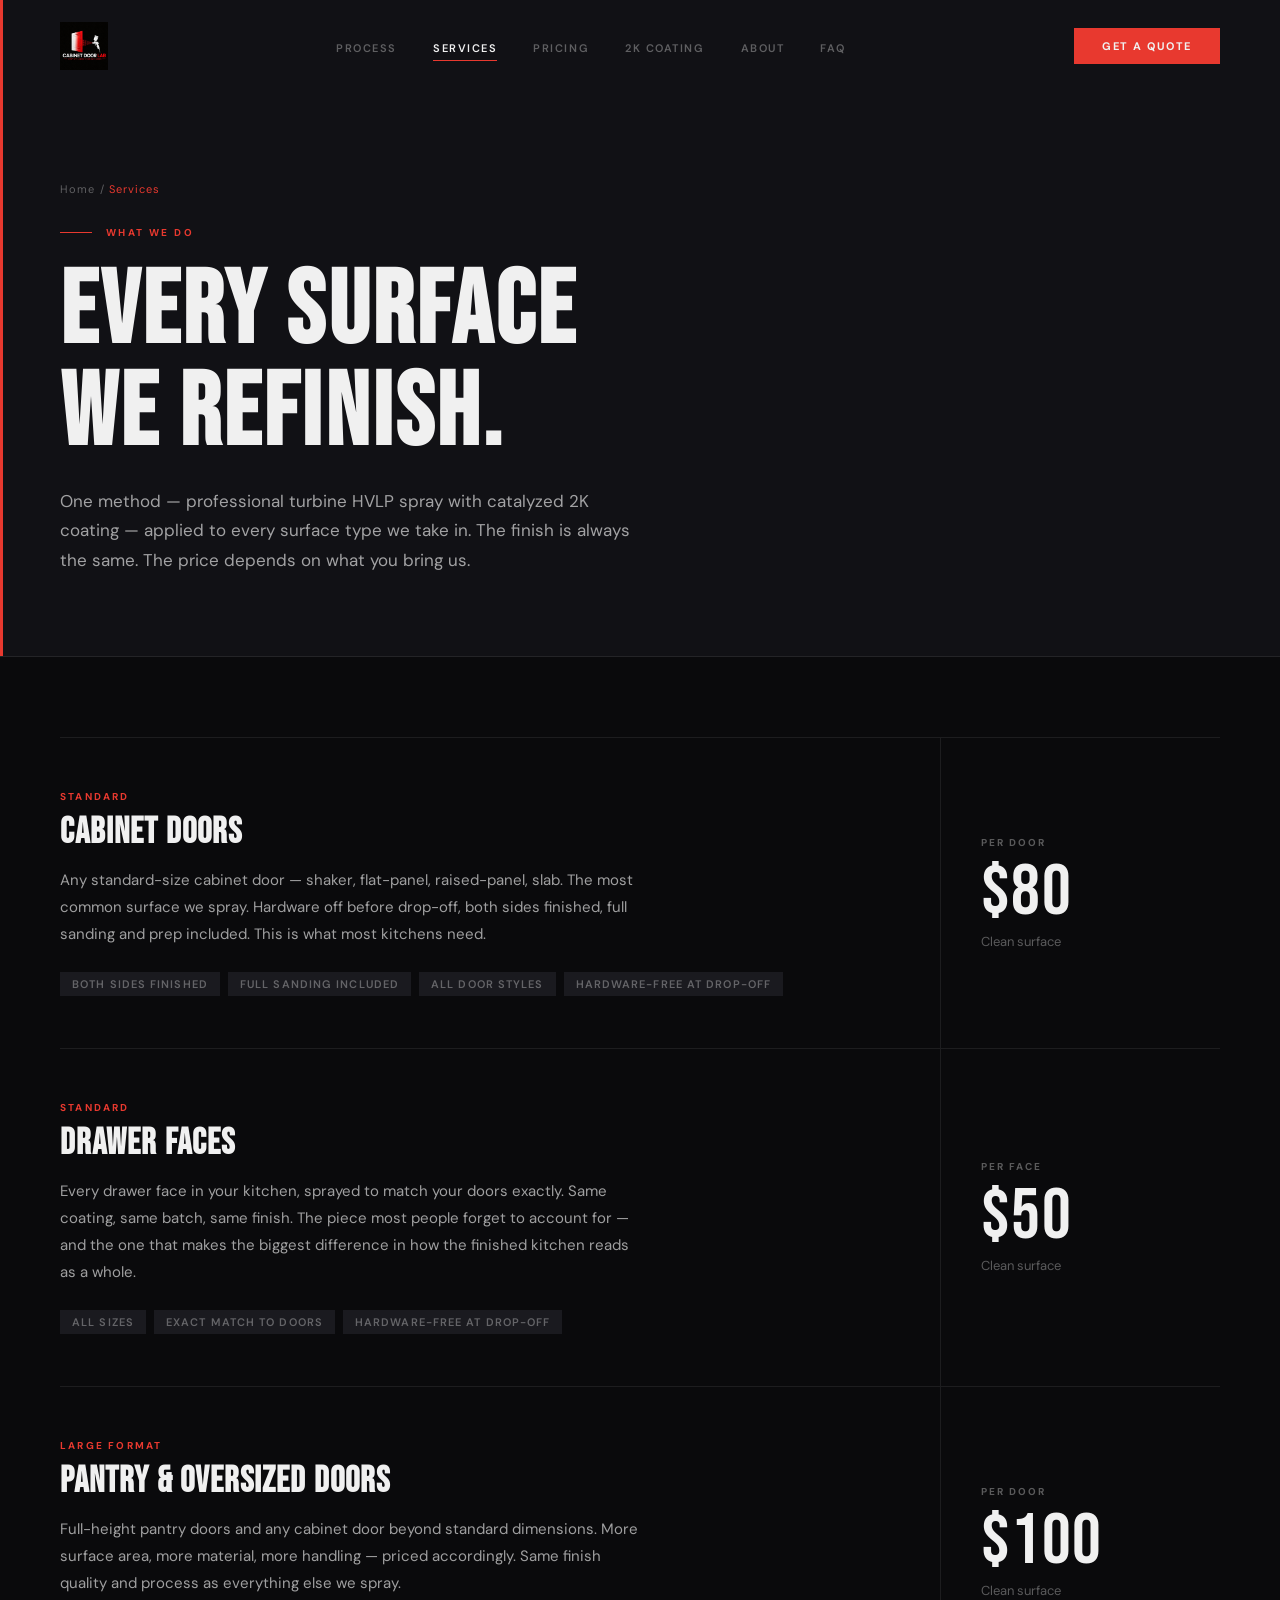
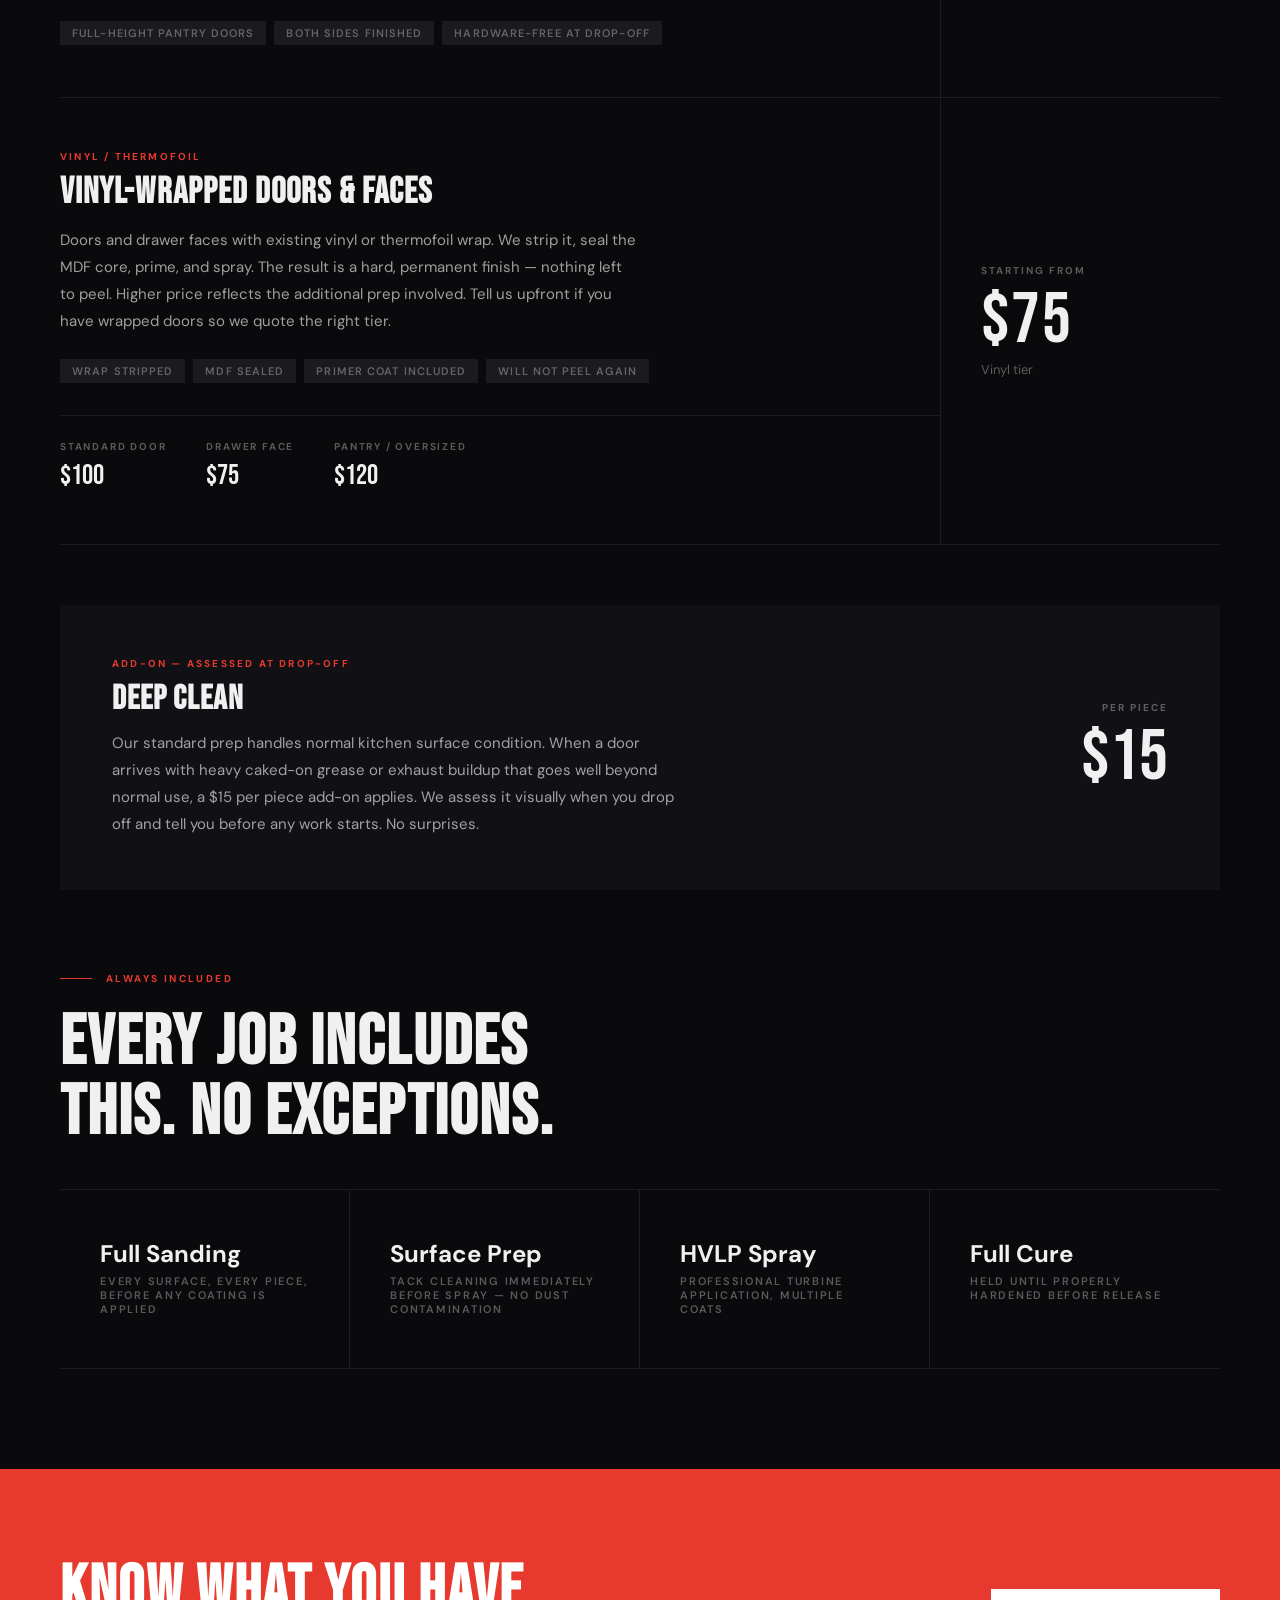
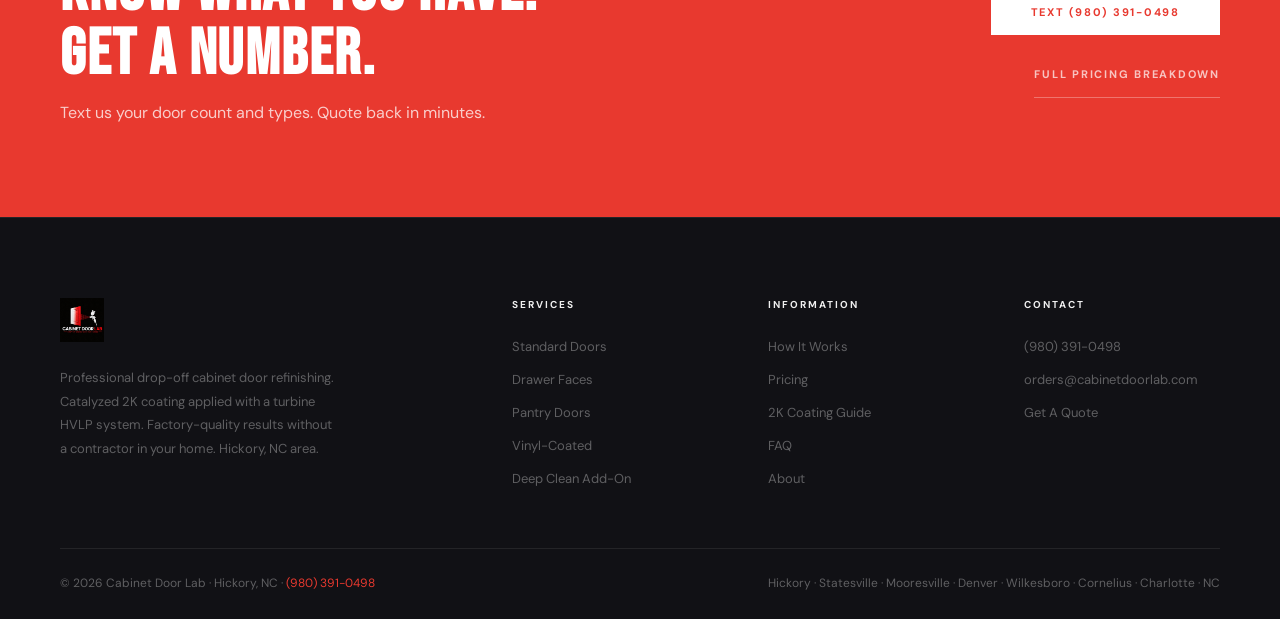
<file: pages/services.html>
<!DOCTYPE html>
<html lang="en">
<head>
  <meta charset="UTF-8" /><meta name="viewport" content="width=device-width, initial-scale=1.0" />
  <title>Services | Cabinet Door Lab | Cabinet Door Refinishing Services NC</title>
  <meta name="description" content="Cabinet door refinishing services in Hickory NC — standard doors, drawer faces, oversized pantry doors, vinyl-coated doors. Professional 2K catalyzed spray finish. Starting at $50." />
  <link rel="canonical" href="https://cabinetdoorlab.com/pages/services.html" />
  <link rel="preconnect" href="https://fonts.googleapis.com" />
  <link rel="preconnect" href="https://fonts.gstatic.com" crossorigin />
  <link href="https://fonts.googleapis.com/css2?family=Bebas+Neue&family=DM+Sans:wght@300;400;500;600;700&display=swap" rel="stylesheet" />
  <link rel="stylesheet" href="../css/style.css" />
  <style>
    .service-row {
      display: grid;
      grid-template-columns: 1fr 280px;
      gap: 0;
      border-bottom: 1px solid var(--rule);
      transition: background 0.2s;
    }
    .service-row:first-of-type { border-top: 1px solid var(--rule); }
    .service-row:hover { background: var(--surface); }
    .service-row-body { padding: 52px 0 52px 0; }
    .service-row-label {
      font-size: 10px; font-weight: 700; letter-spacing: 0.22em;
      text-transform: uppercase; color: var(--red); margin-bottom: 12px;
    }
    .service-row-body h3 {
      font-size: clamp(26px, 3vw, 36px);
      margin-bottom: 16px;
    }
    .service-row-body p {
      font-size: 15px; line-height: 1.8;
      max-width: 580px; color: var(--white2);
    }
    .service-row-includes {
      margin-top: 24px; display: flex; flex-wrap: wrap; gap: 8px;
    }
    .include-tag {
      font-size: 11px; font-weight: 600; letter-spacing: 0.1em;
      text-transform: uppercase; color: var(--white3);
      background: var(--surface2);
      padding: 5px 12px;
    }
    .service-row-price {
      border-left: 1px solid var(--rule);
      padding: 52px 40px;
      display: flex; flex-direction: column;
      justify-content: center; align-items: flex-start;
    }
    .service-price-from {
      font-size: 10px; font-weight: 700; letter-spacing: 0.2em;
      text-transform: uppercase; color: var(--white3); margin-bottom: 8px;
    }
    .service-price-num {
      font-family: 'Bebas Neue', sans-serif;
      font-size: 72px; line-height: 1;
      letter-spacing: 0.02em; color: var(--white);
    }
    .service-price-unit {
      font-size: 13px; color: var(--white3); margin-top: 4px;
    }
    .addon-block {
      background: var(--surface);
      padding: 52px;
      margin-top: 60px;
      display: grid;
      grid-template-columns: 1fr auto;
      gap: 60px; align-items: center;
    }
    .addon-block h3 { margin-bottom: 12px; }
    .addon-block p { font-size: 15px; line-height: 1.8; max-width: 580px; }
    .addon-price-block { text-align: right; flex-shrink: 0; }
    @media(max-width:768px){
      .service-row { grid-template-columns: 1fr; }
      .service-row-price {
        border-left: none; border-top: 1px solid var(--rule);
        padding: 28px 0 40px 0; flex-direction: row;
        align-items: baseline; gap: 12px;
      }
      .service-price-num { font-size: 52px; }
      .addon-block { grid-template-columns: 1fr; gap: 24px; }
      .addon-price-block { text-align: left; }
    }
  </style>
</head>
<body>

<nav id="nav">
  <div class="nav-inner">
    <a href="../index.html" class="nav-logo"><img src="../images/logo.png" alt="Cabinet Door Lab" /></a>
    <ul class="nav-links">
      <li><a href="how-it-works.html">Process</a></li>
      <li><a href="services.html" class="active">Services</a></li>
      <li><a href="pricing.html">Pricing</a></li>
      <li><a href="coating-guide.html">2K Coating</a></li>
      <li><a href="about.html">About</a></li>
      <li><a href="faq.html">FAQ</a></li>
    </ul>
    <a href="contact.html" class="nav-cta-btn">Get A Quote</a>
    <div class="nav-hamburger"><span></span><span></span><span></span></div>
  </div>
</nav>

<div class="page-hero">
  <div class="wrap">
    <p class="breadcrumb"><a href="../index.html">Home</a> / <span>Services</span></p>
    <p class="section-label">What We Do</p>
    <h1>Every Surface<br />We Refinish.</h1>
    <p class="lead">One method — professional turbine HVLP spray with catalyzed 2K coating — applied to every surface type we take in. The finish is always the same. The price depends on what you bring us.</p>
  </div>
</div>

<section style="background:var(--black);">
  <div class="wrap" style="padding-top:80px;padding-bottom:100px;">

    <!-- STANDARD DOORS -->
    <div class="service-row reveal" id="standard">
      <div class="service-row-body">
        <div class="service-row-label">Standard</div>
        <h3>Cabinet Doors</h3>
        <p>Any standard-size cabinet door — shaker, flat-panel, raised-panel, slab. The most common surface we spray. Hardware off before drop-off, both sides finished, full sanding and prep included. This is what most kitchens need.</p>
        <div class="service-row-includes">
          <span class="include-tag">Both Sides Finished</span>
          <span class="include-tag">Full Sanding Included</span>
          <span class="include-tag">All Door Styles</span>
          <span class="include-tag">Hardware-Free At Drop-Off</span>
        </div>
      </div>
      <div class="service-row-price">
        <div class="service-price-from">Per Door</div>
        <div class="service-price-num">$80</div>
        <div class="service-price-unit">Clean surface</div>
      </div>
    </div>

    <!-- DRAWER FACES -->
    <div class="service-row reveal" id="drawers">
      <div class="service-row-body">
        <div class="service-row-label">Standard</div>
        <h3>Drawer Faces</h3>
        <p>Every drawer face in your kitchen, sprayed to match your doors exactly. Same coating, same batch, same finish. The piece most people forget to account for — and the one that makes the biggest difference in how the finished kitchen reads as a whole.</p>
        <div class="service-row-includes">
          <span class="include-tag">All Sizes</span>
          <span class="include-tag">Exact Match To Doors</span>
          <span class="include-tag">Hardware-Free At Drop-Off</span>
        </div>
      </div>
      <div class="service-row-price">
        <div class="service-price-from">Per Face</div>
        <div class="service-price-num">$50</div>
        <div class="service-price-unit">Clean surface</div>
      </div>
    </div>

    <!-- PANTRY / OVERSIZED -->
    <div class="service-row reveal" id="oversized">
      <div class="service-row-body">
        <div class="service-row-label">Large Format</div>
        <h3>Pantry &amp; Oversized Doors</h3>
        <p>Full-height pantry doors and any cabinet door beyond standard dimensions. More surface area, more material, more handling — priced accordingly. Same finish quality and process as everything else we spray.</p>
        <div class="service-row-includes">
          <span class="include-tag">Full-Height Pantry Doors</span>
          <span class="include-tag">Both Sides Finished</span>
          <span class="include-tag">Hardware-Free At Drop-Off</span>
        </div>
      </div>
      <div class="service-row-price">
        <div class="service-price-from">Per Door</div>
        <div class="service-price-num">$100</div>
        <div class="service-price-unit">Clean surface</div>
      </div>
    </div>

    <!-- VINYL DOORS -->
    <div class="service-row reveal" id="vinyl">
      <div class="service-row-body">
        <div class="service-row-label">Vinyl / Thermofoil</div>
        <h3>Vinyl-Wrapped Doors &amp; Faces</h3>
        <p>Doors and drawer faces with existing vinyl or thermofoil wrap. We strip it, seal the MDF core, prime, and spray. The result is a hard, permanent finish — nothing left to peel. Higher price reflects the additional prep involved. Tell us upfront if you have wrapped doors so we quote the right tier.</p>
        <div class="service-row-includes">
          <span class="include-tag">Wrap Stripped</span>
          <span class="include-tag">MDF Sealed</span>
          <span class="include-tag">Primer Coat Included</span>
          <span class="include-tag">Will Not Peel Again</span>
        </div>
        <!-- Vinyl sub-pricing -->
        <div style="margin-top:32px;border-top:1px solid var(--rule);padding-top:24px;display:flex;gap:40px;flex-wrap:wrap;">
          <div>
            <div style="font-size:10px;font-weight:700;letter-spacing:0.18em;text-transform:uppercase;color:var(--white3);margin-bottom:6px;">Standard Door</div>
            <div style="font-family:'Bebas Neue',sans-serif;font-size:28px;color:var(--white);">$100</div>
          </div>
          <div>
            <div style="font-size:10px;font-weight:700;letter-spacing:0.18em;text-transform:uppercase;color:var(--white3);margin-bottom:6px;">Drawer Face</div>
            <div style="font-family:'Bebas Neue',sans-serif;font-size:28px;color:var(--white);">$75</div>
          </div>
          <div>
            <div style="font-size:10px;font-weight:700;letter-spacing:0.18em;text-transform:uppercase;color:var(--white3);margin-bottom:6px;">Pantry / Oversized</div>
            <div style="font-family:'Bebas Neue',sans-serif;font-size:28px;color:var(--white);">$120</div>
          </div>
        </div>
      </div>
      <div class="service-row-price">
        <div class="service-price-from">Starting From</div>
        <div class="service-price-num">$75</div>
        <div class="service-price-unit">Vinyl tier</div>
      </div>
    </div>

    <!-- DEEP CLEAN ADD-ON -->
    <div class="addon-block reveal" id="deepclean">
      <div>
        <div style="font-size:10px;font-weight:700;letter-spacing:0.22em;text-transform:uppercase;color:var(--red);margin-bottom:12px;">Add-On &mdash; Assessed At Drop-Off</div>
        <h3 style="margin-bottom:14px;">Deep Clean</h3>
        <p>Our standard prep handles normal kitchen surface condition. When a door arrives with heavy caked-on grease or exhaust buildup that goes well beyond normal use, a $15 per piece add-on applies. We assess it visually when you drop off and tell you before any work starts. No surprises.</p>
      </div>
      <div class="addon-price-block">
        <div style="font-size:10px;font-weight:700;letter-spacing:0.2em;text-transform:uppercase;color:var(--white3);margin-bottom:8px;">Per Piece</div>
        <div style="font-family:'Bebas Neue',sans-serif;font-size:72px;line-height:1;color:var(--white);">$15</div>
      </div>
    </div>

    <!-- WHAT'S ALWAYS INCLUDED -->
    <div style="margin-top:80px;" class="reveal">
      <p class="section-label">Always Included</p>
      <h2 style="margin-bottom:40px;">Every Job Includes<br />This. No Exceptions.</h2>
      <div class="stat-row" style="margin:0;">
        <div class="stat-cell">
          <div class="stat-number" style="font-size:clamp(18px,2vw,24px);font-family:'DM Sans',sans-serif;font-weight:700;color:var(--white);letter-spacing:0;">Full Sanding</div>
          <div class="stat-descriptor" style="margin-top:8px;">Every surface, every piece, before any coating is applied</div>
        </div>
        <div class="stat-cell">
          <div class="stat-number" style="font-size:clamp(18px,2vw,24px);font-family:'DM Sans',sans-serif;font-weight:700;color:var(--white);letter-spacing:0;">Surface Prep</div>
          <div class="stat-descriptor" style="margin-top:8px;">Tack cleaning immediately before spray — no dust contamination</div>
        </div>
        <div class="stat-cell">
          <div class="stat-number" style="font-size:clamp(18px,2vw,24px);font-family:'DM Sans',sans-serif;font-weight:700;color:var(--white);letter-spacing:0;">HVLP Spray</div>
          <div class="stat-descriptor" style="margin-top:8px;">Professional turbine application, multiple coats</div>
        </div>
        <div class="stat-cell">
          <div class="stat-number" style="font-size:clamp(18px,2vw,24px);font-family:'DM Sans',sans-serif;font-weight:700;color:var(--white);letter-spacing:0;">Full Cure</div>
          <div class="stat-descriptor" style="margin-top:8px;">Held until properly hardened before release</div>
        </div>
      </div>
    </div>

  </div>
</section>

<div class="cta-band">
  <div class="wrap">
    <div class="cta-band-inner">
      <div>
        <h2>Know What You Have.<br />Get A Number.</h2>
        <p>Text us your door count and types. Quote back in minutes.</p>
      </div>
      <div class="cta-band-actions">
        <a href="sms:+19803910498" class="btn-white">Text (980) 391-0498</a>
        <a href="pricing.html" class="btn-ghost-white">Full Pricing Breakdown</a>
      </div>
    </div>
  </div>
</div>

<footer>
  <div class="wrap">
    <div class="footer-grid">
      <div>
        <img src="../images/logo.png" alt="Cabinet Door Lab" class="footer-logo-img" />
        <p class="footer-desc">Professional drop-off cabinet door refinishing. Catalyzed 2K coating applied with a turbine HVLP system. Factory-quality results without a contractor in your home. Hickory, NC area.</p>
      </div>
      <div class="footer-col"><h5>Services</h5><ul class="footer-links"><li><a href="services.html#standard">Standard Doors</a></li><li><a href="services.html#drawers">Drawer Faces</a></li><li><a href="services.html#oversized">Pantry Doors</a></li><li><a href="services.html#vinyl">Vinyl-Coated</a></li><li><a href="services.html#deepclean">Deep Clean Add-On</a></li></ul></div>
      <div class="footer-col"><h5>Information</h5><ul class="footer-links"><li><a href="how-it-works.html">How It Works</a></li><li><a href="pricing.html">Pricing</a></li><li><a href="coating-guide.html">2K Coating Guide</a></li><li><a href="faq.html">FAQ</a></li><li><a href="about.html">About</a></li></ul></div>
      <div class="footer-col"><h5>Contact</h5><ul class="footer-links"><li><a href="sms:+19803910498">(980) 391-0498</a></li><li><a href="mailto:orders@cabinetdoorlab.com">orders@cabinetdoorlab.com</a></li><li><a href="contact.html">Get A Quote</a></li></ul></div>
    </div>
    <div class="footer-bottom">
      <p>&copy; 2026 Cabinet Door Lab &middot; Hickory, NC &middot; <a href="sms:+19803910498" style="color:var(--red);">(980) 391-0498</a></p>
      <p class="footer-cities">Hickory &middot; Statesville &middot; Mooresville &middot; Denver &middot; Wilkesboro &middot; Cornelius &middot; Charlotte &middot; NC</p>
    </div>
  </div>
</footer>
<script src="../js/main.js"></script>
</body>
</html>
</file>
<file: css/style.css>
/* ═══════════════════════════════════════════
   CABINET DOOR LAB — Premium Design System v2
   Industrial. Precise. No compromises.
═══════════════════════════════════════════ */

*, *::before, *::after { box-sizing: border-box; margin: 0; padding: 0; }

:root {
  --black:     #0a0a0c;
  --surface:   #111115;
  --surface2:  #1a1a1f;
  --surface3:  #222228;
  --red:       #e8392f;
  --red-dark:  #c41f17;
  --red-dim:   rgba(232,57,47,0.12);
  --red-glow:  rgba(232,57,47,0.25);
  --white:     #f0f0f0;
  --white2:    rgba(240,240,240,0.65);
  --white3:    rgba(240,240,240,0.35);
  --rule:      rgba(255,255,255,0.08);
  --rule2:     rgba(255,255,255,0.14);
}

html { scroll-behavior: smooth; font-size: 16px; }

body {
  background: var(--black);
  color: var(--white);
  font-family: 'DM Sans', sans-serif;
  -webkit-font-smoothing: antialiased;
  overflow-x: hidden;
}

/* ── TYPOGRAPHY ── */
.display {
  font-family: 'Bebas Neue', sans-serif;
  letter-spacing: 0.03em;
  line-height: 0.95;
}
h1, h2, h3 { font-family: 'Bebas Neue', sans-serif; letter-spacing: 0.03em; line-height: 1; }
h1 { font-size: clamp(56px, 8vw, 104px); }
h2 { font-size: clamp(40px, 5.5vw, 72px); }
h3 { font-size: clamp(24px, 3vw, 34px); }

p { color: var(--white2); line-height: 1.8; font-size: 15px; }
p strong { color: var(--white); font-weight: 600; }
a { color: inherit; text-decoration: none; }

/* ── LAYOUT ── */
.wrap { max-width: 1280px; margin: 0 auto; padding: 0 60px; }
.wrap-narrow { max-width: 900px; margin: 0 auto; padding: 0 60px; }

/* ── NAV ── */
#nav {
  position: fixed; top: 0; left: 0; right: 0; z-index: 500;
  transition: background 0.4s, border-color 0.4s;
  border-bottom: 1px solid transparent;
}
#nav.scrolled {
  background: rgba(10,10,12,0.95);
  backdrop-filter: blur(20px);
  border-color: var(--rule);
}
.nav-inner {
  display: flex; align-items: center; justify-content: space-between;
  padding: 22px 60px;
  max-width: 1400px; margin: 0 auto;
}
.nav-logo img { height: 48px; display: block; }
.nav-links {
  display: flex; align-items: center; gap: 0; list-style: none;
}
.nav-links a {
  font-size: 11px; font-weight: 600; letter-spacing: 0.14em;
  text-transform: uppercase; color: var(--white3);
  padding: 10px 18px;
  transition: color 0.2s;
  position: relative;
}
.nav-links a::after {
  content: ''; position: absolute; bottom: 4px; left: 18px; right: 18px;
  height: 1px; background: var(--red);
  transform: scaleX(0); transition: transform 0.25s;
}
.nav-links a:hover, .nav-links a.active { color: var(--white); }
.nav-links a:hover::after, .nav-links a.active::after { transform: scaleX(1); }
.nav-cta-btn {
  font-size: 11px; font-weight: 700; letter-spacing: 0.14em;
  text-transform: uppercase; color: var(--white) !important;
  background: var(--red); padding: 11px 28px;
  border: none; cursor: pointer;
  transition: background 0.2s;
}
.nav-cta-btn:hover { background: var(--red-dark); }
.nav-cta-btn::after { display: none !important; }
.nav-hamburger { display: none; flex-direction: column; gap: 5px; cursor: pointer; }
.nav-hamburger span { display: block; width: 22px; height: 1.5px; background: var(--white); transition: all 0.3s; }

/* ── HERO ── */
.hero {
  position: relative; min-height: 100vh;
  display: flex; align-items: flex-end;
  padding-bottom: 80px;
  overflow: hidden;
}
.hero-bg {
  position: absolute; inset: 0;
  background-image: url('../images/hero-banner.png');
  background-size: cover; background-position: center top;
  filter: brightness(0.18) saturate(1.4);
}
.hero-vignette {
  position: absolute; inset: 0;
  background: linear-gradient(
    to bottom,
    rgba(10,10,12,0.3) 0%,
    transparent 30%,
    transparent 55%,
    rgba(10,10,12,0.95) 100%
  );
}
#spray-canvas { position: absolute; inset: 0; pointer-events: none; }
.hero-content {
  position: relative; z-index: 2;
  display: grid; grid-template-columns: 1fr 340px;
  gap: 80px; align-items: end;
}
.hero-eyebrow {
  font-size: 11px; font-weight: 700; letter-spacing: 0.22em;
  text-transform: uppercase; color: var(--red);
  display: flex; align-items: center; gap: 14px;
  margin-bottom: 24px;
}
.hero-eyebrow::before { content: ''; width: 40px; height: 1px; background: var(--red); }
.hero h1 { margin-bottom: 36px; }
.hero h1 em { color: var(--red); font-style: normal; display: block; }
.hero-sub {
  font-size: 17px; color: var(--white2);
  max-width: 520px; line-height: 1.75;
  margin-bottom: 48px;
}
.hero-actions { display: flex; align-items: center; gap: 24px; flex-wrap: wrap; }
.btn-primary {
  font-family: 'DM Sans', sans-serif;
  font-size: 11px; font-weight: 700; letter-spacing: 0.16em;
  text-transform: uppercase; color: var(--white);
  background: var(--red); padding: 16px 40px;
  border: none; cursor: pointer;
  transition: background 0.2s, transform 0.2s;
  display: inline-block;
}
.btn-primary:hover { background: var(--red-dark); transform: translateY(-2px); }
.btn-ghost {
  font-size: 11px; font-weight: 700; letter-spacing: 0.16em;
  text-transform: uppercase; color: var(--white3);
  background: none; padding: 16px 0;
  border: none; cursor: pointer;
  border-bottom: 1px solid var(--rule2);
  transition: color 0.2s, border-color 0.2s;
  display: inline-block;
}
.btn-ghost:hover { color: var(--white); border-color: var(--white); }
.hero-sidebar { padding-bottom: 8px; }
.hero-stat-block { border-top: 1px solid var(--rule); padding: 24px 0; }
.hero-stat-block:last-child { border-bottom: 1px solid var(--rule); }
.hero-stat-num {
  font-family: 'Bebas Neue', sans-serif;
  font-size: 52px; line-height: 1; letter-spacing: 0.02em;
  color: var(--white);
}
.hero-stat-num span { color: var(--red); }
.hero-stat-label {
  font-size: 11px; font-weight: 600; letter-spacing: 0.14em;
  text-transform: uppercase; color: var(--white3);
  margin-top: 4px;
}
.hero-scroll {
  position: absolute; bottom: 40px; right: 60px;
  display: flex; flex-direction: column; align-items: center; gap: 10px;
  opacity: 0; animation: fadeIn 0.5s 1.4s forwards;
}
.hero-scroll span { font-size: 9px; letter-spacing: 0.2em; color: var(--white3); text-transform: uppercase; }
.scroll-track { width: 1px; height: 60px; background: var(--rule2); position: relative; overflow: hidden; }
.scroll-track::after {
  content: ''; position: absolute; top: 0; left: 0; right: 0;
  height: 30px; background: var(--red);
  animation: scrollDrop 1.8s ease-in-out infinite;
}

/* ── SECTION ARCHITECTURE ── */
.section { padding: 120px 0; }
.section-sm { padding: 80px 0; }
.section-label {
  font-size: 10px; font-weight: 700; letter-spacing: 0.24em;
  text-transform: uppercase; color: var(--red);
  display: flex; align-items: center; gap: 14px;
  margin-bottom: 20px;
}
.section-label::before { content: ''; width: 32px; height: 1px; background: var(--red); flex-shrink: 0; }
.section-title { margin-bottom: 0; }
.section-header { margin-bottom: 70px; }
.section-header-split {
  display: grid; grid-template-columns: 1fr 1fr;
  gap: 60px; align-items: end;
  margin-bottom: 70px;
}

/* ── RULE DIVIDERS ── */
hr { border: none; border-top: 1px solid var(--rule); margin: 0; }
.rule-red { border-color: var(--red); width: 48px; margin: 24px 0 40px; }

/* ── THREE-STEP PROCESS ── */
.process-strip {
  display: grid; grid-template-columns: repeat(3, 1fr);
  border-top: 1px solid var(--rule);
}
.process-step {
  padding: 52px 48px;
  border-right: 1px solid var(--rule);
  position: relative;
  transition: background 0.3s;
}
.process-step:last-child { border-right: none; }
.process-step:hover { background: var(--surface); }
.process-step-num {
  font-family: 'Bebas Neue', sans-serif;
  font-size: 13px; letter-spacing: 0.2em;
  color: var(--red); margin-bottom: 36px;
  display: flex; align-items: center; gap: 12px;
}
.process-step-num::after { content: ''; flex: 1; height: 1px; background: var(--rule2); }
.process-step h3 { font-size: 28px; margin-bottom: 16px; }
.process-step p { font-size: 14px; line-height: 1.8; }
.process-step-link {
  display: inline-flex; align-items: center; gap: 8px;
  font-size: 10px; font-weight: 700; letter-spacing: 0.16em;
  text-transform: uppercase; color: var(--red);
  margin-top: 28px;
  transition: gap 0.2s;
}
.process-step-link:hover { gap: 14px; }
.process-step-link::after { content: '→'; }

/* ── SERVICES TABLE ── */
.services-table { width: 100%; border-collapse: collapse; }
.services-table thead tr { border-bottom: 1px solid var(--rule2); }
.services-table th {
  font-size: 10px; font-weight: 700; letter-spacing: 0.2em;
  text-transform: uppercase; color: var(--white3);
  padding: 16px 24px; text-align: left;
}
.services-table th:last-child { text-align: right; }
.services-table tbody tr {
  border-bottom: 1px solid var(--rule);
  transition: background 0.2s;
  cursor: default;
}
.services-table tbody tr:hover { background: var(--surface); }
.services-table td { padding: 22px 24px; }
.services-table td:first-child {
  font-family: 'Bebas Neue', sans-serif;
  font-size: 20px; letter-spacing: 0.04em;
  color: var(--white);
}
.services-table td.price {
  text-align: right;
  font-family: 'Bebas Neue', sans-serif;
  font-size: 26px; letter-spacing: 0.02em;
  color: var(--white);
}
.services-table td.desc { font-size: 13px; color: var(--white3); }
.services-table td .tier-tag {
  display: inline-block;
  font-size: 9px; font-weight: 700; letter-spacing: 0.14em;
  text-transform: uppercase; color: var(--red);
  border: 1px solid var(--red); padding: 3px 8px;
  margin-left: 12px; vertical-align: middle;
}
.services-table td.price .from {
  font-size: 12px; color: var(--white3);
  font-family: 'DM Sans', sans-serif;
  display: block; letter-spacing: 0;
}

/* ── STAT ROW ── */
.stat-row {
  display: grid; grid-template-columns: repeat(4, 1fr);
  border-top: 1px solid var(--rule);
  border-bottom: 1px solid var(--rule);
}
.stat-cell {
  padding: 52px 40px;
  border-right: 1px solid var(--rule);
}
.stat-cell:last-child { border-right: none; }
.stat-number {
  font-family: 'Bebas Neue', sans-serif;
  font-size: clamp(52px, 5vw, 80px);
  line-height: 1; letter-spacing: 0.02em;
  color: var(--white); margin-bottom: 8px;
}
.stat-number .unit { color: var(--red); }
.stat-descriptor {
  font-size: 11px; font-weight: 600; letter-spacing: 0.16em;
  text-transform: uppercase; color: var(--white3);
}

/* ── BODY COPY BLOCKS ── */
.copy-split {
  display: grid; grid-template-columns: 1fr 1fr;
  gap: 80px; align-items: start;
}
.pull-quote {
  border-left: 2px solid var(--red);
  padding: 4px 0 4px 28px;
  font-family: 'Bebas Neue', sans-serif;
  font-size: clamp(28px, 3.5vw, 44px);
  letter-spacing: 0.03em;
  line-height: 1.1;
  color: var(--white);
}
.pull-quote em { color: var(--red); font-style: normal; display: block; }

/* ── COATING SPECS ── */
.spec-grid { display: grid; grid-template-columns: repeat(3, 1fr); }
.spec-cell {
  padding: 48px 40px;
  border-right: 1px solid var(--rule);
  border-bottom: 1px solid var(--rule);
}
.spec-cell:nth-child(3n) { border-right: none; }
.spec-cell:nth-last-child(-n+3) { border-bottom: none; }
.spec-cell-label {
  font-size: 10px; font-weight: 700; letter-spacing: 0.2em;
  text-transform: uppercase; color: var(--red); margin-bottom: 14px;
}
.spec-cell h4 {
  font-family: 'Bebas Neue', sans-serif;
  font-size: 22px; letter-spacing: 0.04em;
  margin-bottom: 12px;
}
.spec-cell p { font-size: 14px; line-height: 1.8; }

/* ── HIGHLIGHT CALLOUT ── */
.callout {
  background: var(--surface);
  border-left: 3px solid var(--red);
  padding: 32px 40px;
}
.callout-label {
  font-size: 10px; font-weight: 700; letter-spacing: 0.2em;
  text-transform: uppercase; color: var(--red); margin-bottom: 10px;
}
.callout p { font-size: 14px; line-height: 1.8; }
.callout strong { color: var(--white); }

/* ── CHECKLIST ── */
.check-list { list-style: none; display: flex; flex-direction: column; gap: 0; }
.check-list li {
  display: grid; grid-template-columns: 20px 1fr;
  gap: 16px; padding: 14px 0;
  border-bottom: 1px solid var(--rule);
  font-size: 14px; color: var(--white2); line-height: 1.6;
}
.check-list li:first-child { border-top: 1px solid var(--rule); }
.check-list li::before {
  content: '✓'; color: var(--red);
  font-weight: 700; font-size: 13px;
  margin-top: 1px;
}
.check-list.x li::before { content: '—'; color: var(--white3); }

/* ── FAQ ── */
.faq-item { border-bottom: 1px solid var(--rule); }
.faq-q {
  width: 100%; background: none; border: none; color: var(--white);
  text-align: left; font-family: 'DM Sans', sans-serif;
  font-size: 15px; font-weight: 600;
  padding: 24px 0; cursor: pointer;
  display: flex; justify-content: space-between; align-items: center;
  gap: 20px; transition: color 0.2s;
}
.faq-q:hover { color: var(--red); }
.faq-icon {
  font-size: 20px; color: var(--red); flex-shrink: 0;
  line-height: 1; transition: transform 0.3s;
  font-style: normal; font-family: 'DM Sans', sans-serif;
}
.faq-q.open .faq-icon { transform: rotate(45deg); }
.faq-a {
  font-size: 14px; color: var(--white2); line-height: 1.85;
  max-height: 0; overflow: hidden;
  transition: max-height 0.4s ease, padding 0.3s;
}
.faq-a.open { max-height: 600px; padding-bottom: 24px; }

/* ── CTA BAND ── */
.cta-band {
  background: var(--red); padding: 90px 0;
}
.cta-band-inner {
  display: grid; grid-template-columns: 1fr auto;
  gap: 60px; align-items: center;
}
.cta-band h2 { color: #fff; font-size: clamp(40px, 5vw, 66px); }
.cta-band p { color: rgba(255,255,255,0.75); font-size: 16px; margin-top: 12px; }
.cta-band-actions { display: flex; flex-direction: column; gap: 16px; align-items: flex-end; }
.btn-white {
  font-size: 11px; font-weight: 700; letter-spacing: 0.16em;
  text-transform: uppercase; color: var(--red);
  background: #fff; padding: 16px 40px;
  border: none; cursor: pointer;
  transition: opacity 0.2s;
  display: inline-block; white-space: nowrap;
}
.btn-white:hover { opacity: 0.9; }
.btn-ghost-white {
  font-size: 11px; font-weight: 700; letter-spacing: 0.16em;
  text-transform: uppercase; color: rgba(255,255,255,0.7);
  background: none; padding: 16px 0;
  border: none; cursor: pointer;
  border-bottom: 1px solid rgba(255,255,255,0.3);
  transition: color 0.2s; display: inline-block;
}
.btn-ghost-white:hover { color: #fff; border-color: #fff; }

/* ── PAGE HERO (inner pages) ── */
.page-hero {
  padding: 180px 0 80px;
  background: var(--surface);
  border-bottom: 1px solid var(--rule);
  position: relative;
}
.page-hero::after {
  content: '';
  position: absolute; top: 0; left: 0; bottom: 0; width: 3px;
  background: var(--red);
}
.breadcrumb {
  font-size: 11px; letter-spacing: 0.1em; color: var(--white3);
  margin-bottom: 24px;
}
.breadcrumb a { color: var(--white3); }
.breadcrumb a:hover { color: var(--red); }
.breadcrumb span { color: var(--red); }
.page-hero h1 { margin-bottom: 20px; }
.page-hero .lead { font-size: 17px; max-width: 580px; line-height: 1.75; }

/* ── FOOTER ── */
footer {
  background: var(--surface);
  border-top: 1px solid var(--rule);
  padding: 80px 0 0;
}
.footer-grid {
  display: grid; grid-template-columns: 2fr 1fr 1fr 1fr;
  gap: 60px; padding-bottom: 60px; border-bottom: 1px solid var(--rule);
}
.footer-logo-img { height: 44px; margin-bottom: 24px; display: block; }
.footer-desc { font-size: 13px; color: var(--white3); line-height: 1.8; max-width: 280px; }
.footer-col h5 {
  font-size: 10px; font-weight: 700; letter-spacing: 0.2em;
  text-transform: uppercase; color: var(--white);
  margin-bottom: 24px;
}
.footer-links { list-style: none; display: flex; flex-direction: column; gap: 12px; }
.footer-links a { font-size: 13px; color: var(--white3); transition: color 0.2s; }
.footer-links a:hover { color: var(--red); }
.footer-bottom {
  padding: 24px 0;
  display: flex; justify-content: space-between; align-items: center; flex-wrap: wrap; gap: 12px;
}
.footer-bottom p { font-size: 12px; color: var(--white3); }
.footer-cities { font-size: 11px; color: rgba(240,240,240,0.2); }

/* ── ANIMATIONS ── */
@keyframes fadeIn {
  from { opacity: 0; } to { opacity: 1; }
}
@keyframes fadeUp {
  from { opacity: 0; transform: translateY(24px); }
  to   { opacity: 1; transform: translateY(0); }
}
@keyframes drawLine {
  from { transform: scaleX(0); }
  to   { transform: scaleX(1); }
}
@keyframes scrollDrop {
  0%   { transform: translateY(-100%); opacity: 1; }
  100% { transform: translateY(200%); opacity: 0; }
}

.animate-up { animation: fadeUp 0.8s ease both; }
.d1 { animation-delay: 0.1s; }
.d2 { animation-delay: 0.25s; }
.d3 { animation-delay: 0.4s; }
.d4 { animation-delay: 0.55s; }
.d5 { animation-delay: 0.7s; }

.reveal {
  opacity: 0; transform: translateY(28px);
  transition: opacity 0.75s ease, transform 0.75s ease;
}
.reveal.visible { opacity: 1; transform: none; }
.rd1 { transition-delay: 0.05s; }
.rd2 { transition-delay: 0.15s; }
.rd3 { transition-delay: 0.25s; }
.rd4 { transition-delay: 0.35s; }

/* ── MOBILE ── */
@media (max-width: 1024px) {
  .wrap, .wrap-narrow { padding: 0 32px; }
  .nav-inner { padding: 18px 32px; }
  .hero-scroll { right: 32px; }
  .footer-grid { grid-template-columns: 1fr 1fr; }
}
@media (max-width: 768px) {
  .wrap, .wrap-narrow { padding: 0 24px; }
  .nav-inner { padding: 16px 24px; }
  .nav-links { display: none; flex-direction: column; position: absolute; top: 100%; left: 0; right: 0; background: rgba(10,10,12,0.98); border-bottom: 1px solid var(--rule); padding: 16px 0; }
  .nav-links.open { display: flex; }
  .nav-links a { padding: 14px 24px; }
  .nav-hamburger { display: flex; }
  .nav-cta-btn { display: none; }
  .hero { padding-bottom: 60px; padding-top: 100px; min-height: auto; }
  .hero-content { grid-template-columns: 1fr; gap: 48px; }
  .hero-sidebar { display: grid; grid-template-columns: repeat(3,1fr); gap: 0; border-top: 1px solid var(--rule); border-bottom: 1px solid var(--rule); }
  .hero-stat-block { border-top: none; border-bottom: none; border-right: 1px solid var(--rule); padding: 20px 16px; }
  .hero-stat-block:last-child { border-right: none; }
  .hero-stat-num { font-size: 36px; }
  .hero-scroll { display: none; }
  .process-strip { grid-template-columns: 1fr; }
  .process-step { border-right: none; border-bottom: 1px solid var(--rule); }
  .process-step:last-child { border-bottom: none; }
  .section { padding: 80px 0; }
  .section-header-split { grid-template-columns: 1fr; gap: 32px; }
  .copy-split { grid-template-columns: 1fr; gap: 48px; }
  .stat-row { grid-template-columns: repeat(2,1fr); }
  .stat-cell { border-bottom: 1px solid var(--rule); }
  .spec-grid { grid-template-columns: 1fr; }
  .spec-cell { border-right: none; }
  .spec-cell:nth-last-child(-n+3) { border-bottom: 1px solid var(--rule); }
  .spec-cell:last-child { border-bottom: none; }
  .cta-band-inner { grid-template-columns: 1fr; gap: 40px; }
  .cta-band-actions { align-items: flex-start; }
  .footer-grid { grid-template-columns: 1fr; gap: 40px; padding-bottom: 40px; }
  .footer-bottom { flex-direction: column; gap: 8px; }
  .footer-cities { text-align: center; }
}
@media (prefers-reduced-motion: reduce) {
  *, *::before, *::after { animation: none !important; transition: none !important; }
}
</file>
